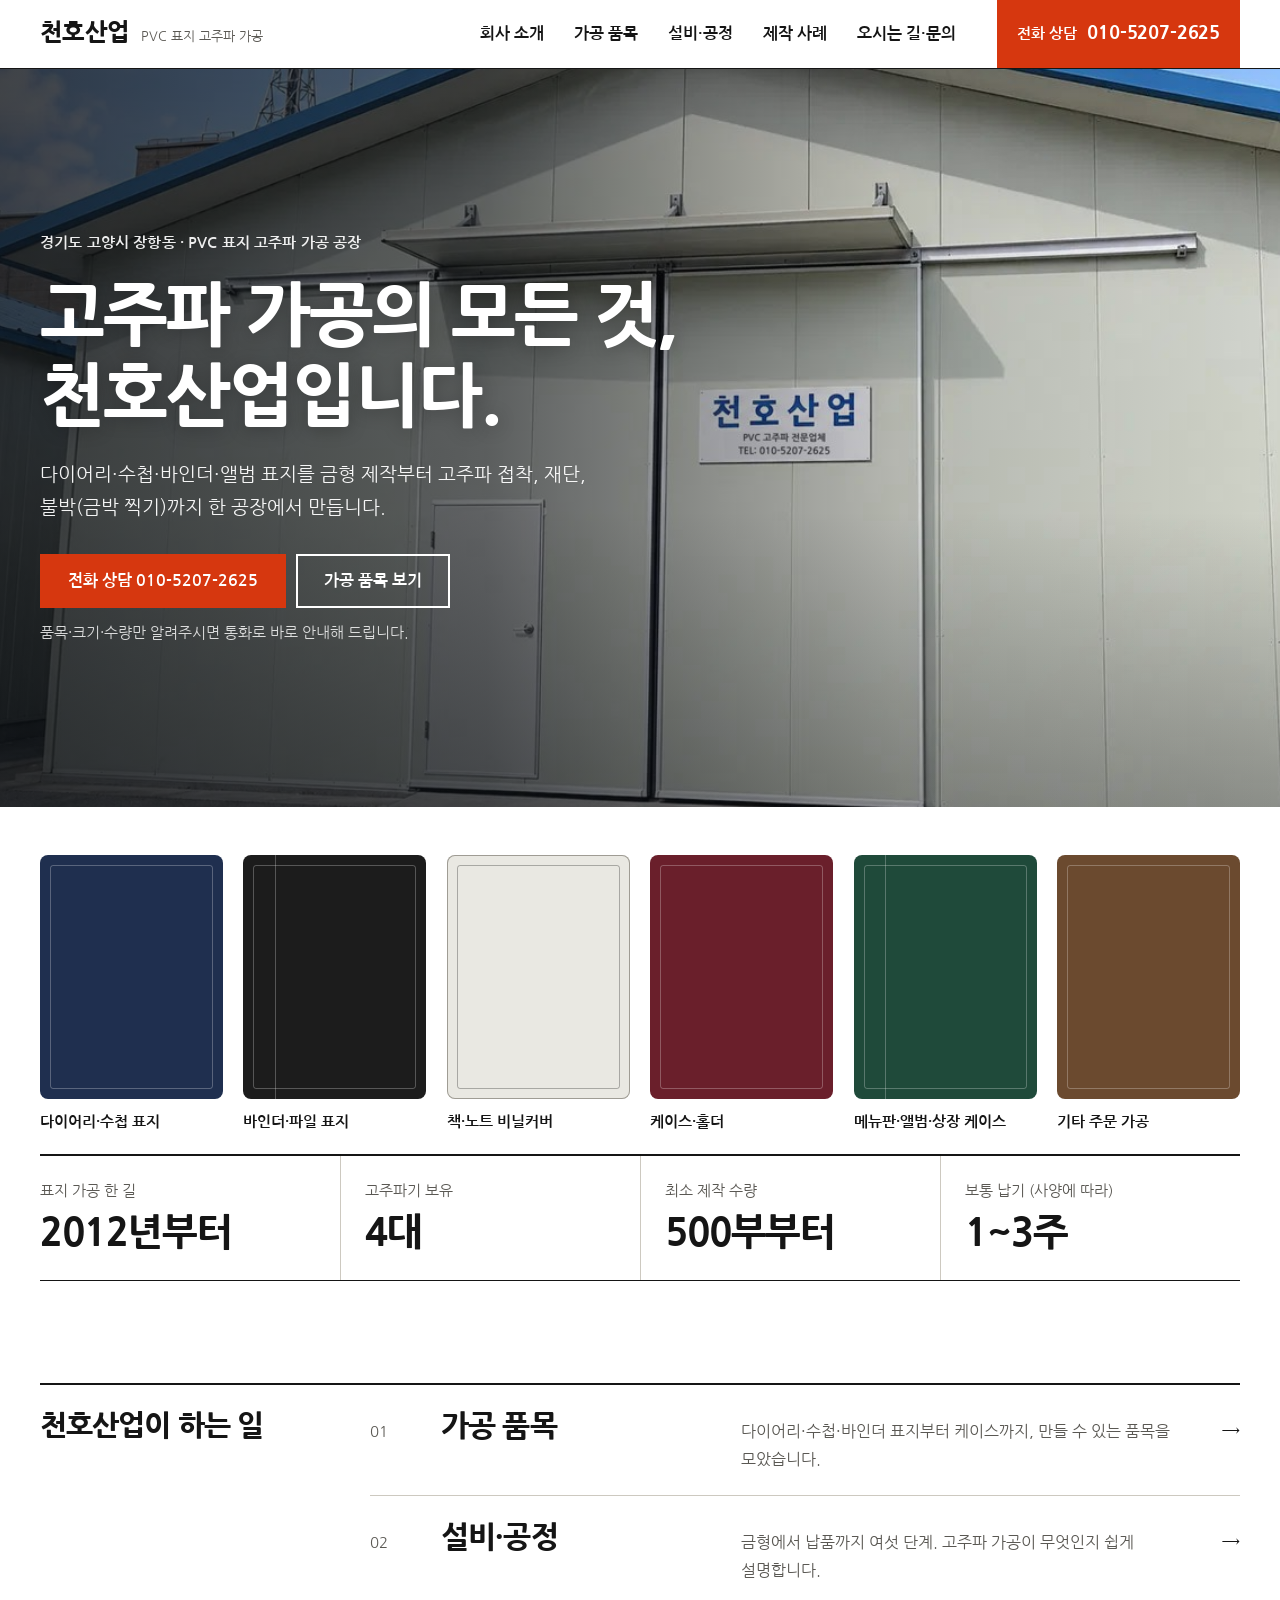
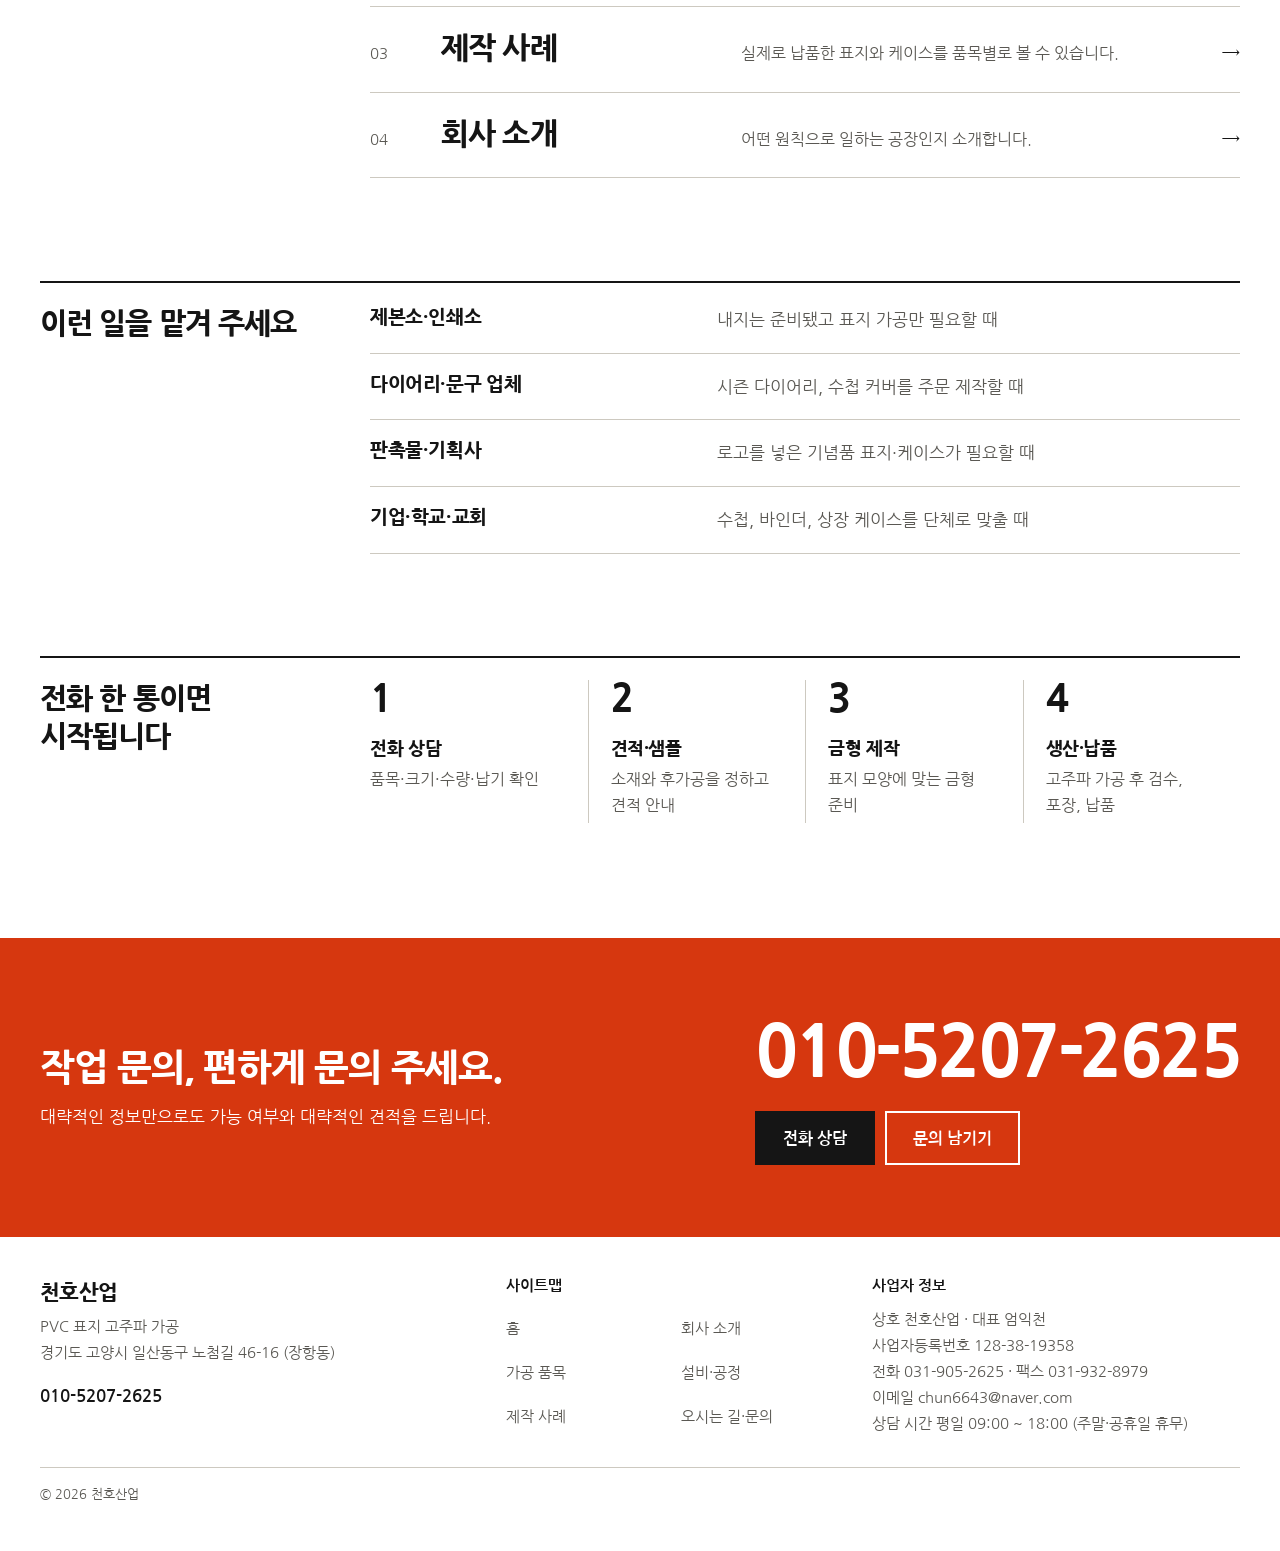
<file: index.html>
<!DOCTYPE html>

<html lang="ko">
<head>
<meta charset="utf-8"/>
<meta content="width=device-width, initial-scale=1" name="viewport"/>
<title>천호산업 · PVC 표지 고주파 가공 (경기 고양 장항동)</title>
<meta content="다이어리·수첩·바인더·앨범 표지를 금형 제작부터 고주파 접착, 재단, 불박까지 한 공장에서 만드는 천호산업입니다. 전화 상담 010-5207-2625." name="description"/>
<meta content="천호산업 · PVC 표지 고주파 가공 (경기 고양 장항동)" property="og:title"/>
<meta content="다이어리·수첩·바인더·앨범 표지를 금형 제작부터 고주파 접착, 재단, 불박까지 한 공장에서 만드는 천호산업입니다. 전화 상담 010-5207-2625." property="og:description"/>
<meta content="website" property="og:type"/>
<link href="data:image/svg+xml,%3Csvg%20xmlns%3D%22http%3A//www.w3.org/2000/svg%22%20viewBox%3D%220%200%2040%2040%22%3E%3Crect%20x%3D%225%22%20y%3D%222%22%20width%3D%2230%22%20height%3D%2236%22%20rx%3D%224%22%20fill%3D%22%231f2f4f%22/%3E%3Crect%20x%3D%229%22%20y%3D%226%22%20width%3D%2222%22%20height%3D%2228%22%20rx%3D%221.5%22%20fill%3D%22none%22%20stroke%3D%22%23ffffff%22%20stroke-opacity%3D%22.55%22%20stroke-width%3D%221.5%22/%3E%3C/svg%3E" rel="icon"/>
<link href="style.css?v=20261125a" rel="stylesheet"/>
<link href="https://www.cheonho-ind.kr/" rel="canonical"/>
<meta content="index,follow,max-image-preview:large" name="robots"/>
<meta content="https://www.cheonho-ind.kr/" property="og:url"/>
<meta content="천호산업" property="og:site_name"/>
<meta content="ko_KR" property="og:locale"/>
<meta content="https://www.cheonho-ind.kr/images/workshop.jpg" property="og:image"/>
<meta content="1456" property="og:image:width"/>
<meta content="819" property="og:image:height"/>
<meta content="summary_large_image" name="twitter:card"/>
<meta content="227262fdad200feabe9cfad27e8b36baee403b01" name="naver-site-verification"/>
<script type="application/ld+json">{"@context": "https://schema.org", "@graph": [{"@type": "LocalBusiness", "@id": "https://www.cheonho-ind.kr/#business", "name": "천호산업", "alternateName": "Cheonho Industry", "description": "경기도 고양시 일산동구 장항동의 PVC 표지 고주파 가공 공장. 다이어리·수첩·바인더·앨범 표지와 PVC 케이스를 금형 제작부터 고주파 접착, 재단, 불박까지 직접 만듭니다.", "url": "https://www.cheonho-ind.kr/", "image": "https://www.cheonho-ind.kr/images/workshop.jpg", "telephone": "+82-10-5207-2625", "faxNumber": "+82-31-932-8979", "email": "chun6643@naver.com", "foundingDate": "2012-12-20", "founder": {"@type": "Person", "name": "엄익천"}, "taxID": "128-38-19358", "address": {"@type": "PostalAddress", "streetAddress": "노첨길 46-16 (장항동)", "addressLocality": "고양시 일산동구", "addressRegion": "경기도", "addressCountry": "KR"}, "areaServed": {"@type": "Country", "name": "대한민국"}, "openingHoursSpecification": [{"@type": "OpeningHoursSpecification", "dayOfWeek": ["Monday", "Tuesday", "Wednesday", "Thursday", "Friday"], "opens": "09:00", "closes": "18:00"}], "hasMap": "https://map.naver.com/p/search/%EA%B2%BD%EA%B8%B0%EB%8F%84%20%EA%B3%A0%EC%96%91%EC%8B%9C%20%EC%9D%BC%EC%82%B0%EB%8F%99%EA%B5%AC%20%EB%85%B8%EC%B2%A8%EA%B8%B8%2046-16", "knowsAbout": ["고주파 가공", "고주파 접착", "PVC 표지", "다이어리 표지", "수첩 커버", "바인더 표지", "PVC 케이스", "불박", "금은박", "형압", "습식 PU 고주파 가공", "실크 인쇄", "임가공"], "makesOffer": [{"@type": "Offer", "itemOffered": {"@type": "Service", "name": "다이어리·수첩 표지 고주파 가공"}}, {"@type": "Offer", "itemOffered": {"@type": "Service", "name": "바인더·파일 표지 제작"}}, {"@type": "Offer", "itemOffered": {"@type": "Service", "name": "책·노트 비닐커버 제작"}}, {"@type": "Offer", "itemOffered": {"@type": "Service", "name": "PVC 케이스·홀더 제작 (여권·통장·카드·명찰)"}}, {"@type": "Offer", "itemOffered": {"@type": "Service", "name": "메뉴판·앨범·상장 케이스 제작"}}, {"@type": "Offer", "itemOffered": {"@type": "Service", "name": "PVC 주문 가공·임가공"}}]}, {"@type": "WebSite", "@id": "https://www.cheonho-ind.kr/#website", "url": "https://www.cheonho-ind.kr/", "name": "천호산업", "inLanguage": "ko-KR", "publisher": {"@id": "https://www.cheonho-ind.kr/#business"}}]}</script>
<script data-cms="1">document.documentElement.classList.add('cwait')</script><script defer src="cms.js?v=20261123c"></script></head>
<body>
<header class="site-header">
<div class="wrap hd">
<a aria-label="천호산업 홈으로" class="brand" href="index.html"><span class="brand-name">천호산업</span><span class="brand-sub">PVC 표지 고주파 가공</span></a>
<nav aria-label="주 메뉴" class="gnb" id="gnb"><ul><li><a href="about.html">회사 소개</a></li><li><a href="products.html">가공 품목</a></li><li><a href="process.html">설비·공정</a></li><li><a href="works.html">제작 사례</a></li><li><a href="contact.html">오시는 길·문의</a></li></ul></nav>
<a class="hd-call" href="tel:01052072625"><span>전화 상담</span><b>010-5207-2625</b></a>
<button aria-controls="gnb" aria-expanded="false" aria-label="메뉴 열기" class="nav-toggle" type="button"><span></span><span></span><span></span></button>
</div>
</header>
<main>
<section class="banner">
<img alt="경기도 고양시 장항동 천호산업 작업장 외관" class="banner-img" data-img="banner" data-tl="첫 화면 배너 사진 (건물 사진)" height="819" src="images/workshop.jpg" width="1456"/>
<div aria-hidden="true" class="banner-shade"></div>
<div class="wrap banner-in">
<p class="banner-kicker" data-t="tda250501" data-tg="첫 화면 배너" data-tl="문장">경기도 고양시 장항동 · PVC 표지 고주파 가공 공장</p>
<h1 data-t="ta7de24a3" data-tg="첫 화면 배너" data-tl="큰 제목">고주파 가공의 모든 것,<br/>천호산업입니다.</h1>
<p class="lead" data-t="t6d614721" data-tg="첫 화면 배너" data-tl="문장">다이어리·수첩·바인더·앨범 표지를 금형 제작부터 고주파 접착, 재단, 불박(금박 찍기)까지 한 공장에서 만듭니다.</p>
<div class="hero-actions">
<a class="btn btn-accent" href="tel:01052072625">전화 상담 010-5207-2625</a>
<a class="btn btn-light" href="products.html">가공 품목 보기</a>
</div>
<p class="hero-note" data-t="tad88b184" data-tg="첫 화면 배너" data-tl="문장">품목·크기·수량만 알려주시면 통화로 바로 안내해 드립니다.</p>
</div>
</section>
<section class="hero">
<div class="wrap">
<!-- 교체 가능: 실제 제품 사진을 받으면 아래 색 견본 여섯 장을 제품 사진으로 바꿉니다 -->
<ul aria-label="가공 품목 여섯 가지" class="covers">
<li><a href="products.html"><span class="cv c-navy" data-img="item1" data-tl="가공 품목 사진 1"></span><span class="cv-name" data-t="t90ce8696" data-tg="첫 화면 아래 (품목 견본·숫자)" data-tl="문장">다이어리·수첩 표지</span></a></li>
<li><a href="products.html"><span class="cv c-black spine" data-img="item2" data-tl="가공 품목 사진 2"></span><span class="cv-name" data-t="t00a617a4" data-tg="첫 화면 아래 (품목 견본·숫자)" data-tl="문장">바인더·파일 표지</span></a></li>
<li><a href="products.html"><span class="cv c-clear" data-img="item3" data-tl="가공 품목 사진 3"></span><span class="cv-name" data-t="td0241792" data-tg="첫 화면 아래 (품목 견본·숫자)" data-tl="문장">책·노트 비닐커버</span></a></li>
<li><a href="products.html"><span class="cv c-wine" data-img="item4" data-tl="가공 품목 사진 4"></span><span class="cv-name" data-t="ta6983232" data-tg="첫 화면 아래 (품목 견본·숫자)" data-tl="문장">케이스·홀더</span></a></li>
<li><a href="products.html"><span class="cv c-green spine" data-img="item5" data-tl="가공 품목 사진 5"></span><span class="cv-name" data-t="t511feed9" data-tg="첫 화면 아래 (품목 견본·숫자)" data-tl="문장">메뉴판·앨범·상장 케이스</span></a></li>
<li><a href="products.html"><span class="cv c-brown" data-img="item6" data-tl="가공 품목 사진 6"></span><span class="cv-name" data-t="t1e3d09d3" data-tg="첫 화면 아래 (품목 견본·숫자)" data-tl="문장">기타 주문 가공</span></a></li>
</ul>
<!-- 교체: 고주파기 대수, 최소 제작 수량, 보통 납기 (고객 확인 후 숫자 입력) -->
<dl class="facts">
<div><dt data-t="tfb772b14" data-tg="첫 화면 아래 (품목 견본·숫자)" data-tl="항목 이름">표지 가공 한 길</dt><dd data-t="te36f5b1a" data-tg="첫 화면 아래 (품목 견본·숫자)" data-tl="내용">2012년부터</dd></div>
<div><dt data-t="t6cfd20e2" data-tg="첫 화면 아래 (품목 견본·숫자)" data-tl="항목 이름">고주파기 보유</dt><dd data-t="t3946b531" data-tg="첫 화면 아래 (품목 견본·숫자)" data-tl="내용">4대</dd></div>
<div><dt data-t="tda061179" data-tg="첫 화면 아래 (품목 견본·숫자)" data-tl="항목 이름">최소 제작 수량</dt><dd data-t="tf44c0ecf" data-tg="첫 화면 아래 (품목 견본·숫자)" data-tl="내용">500부부터</dd></div>
<div><dt data-t="tc7403382" data-tg="첫 화면 아래 (품목 견본·숫자)" data-tl="항목 이름">보통 납기 (사양에 따라)</dt><dd data-t="tabc81243" data-tg="첫 화면 아래 (품목 견본·숫자)" data-tl="내용">1~3주</dd></div>
</dl>
</div>
</section>
<section class="sec">
<div class="wrap sec-grid">
<div class="sec-side"><h2 data-t="t8acb4b00" data-tg="천호산업이 하는 일" data-tl="큰 제목">천호산업이 하는 일</h2></div>
<div class="sec-main">
<ol class="index">
<li><a href="products.html"><span class="no">01</span><span class="t" data-t="tc6a573f5" data-tg="천호산업이 하는 일" data-tl="문장">가공 품목</span><span class="d" data-t="tdb9a47c8" data-tg="천호산업이 하는 일" data-tl="문장">다이어리·수첩·바인더 표지부터 케이스까지, 만들 수 있는 품목을 모았습니다.</span><span aria-hidden="true" class="go">→</span></a></li>
<li><a href="process.html"><span class="no">02</span><span class="t" data-t="t1ae5d16f" data-tg="천호산업이 하는 일" data-tl="문장">설비·공정</span><span class="d" data-t="t2de49538" data-tg="천호산업이 하는 일" data-tl="문장">금형에서 납품까지 여섯 단계. 고주파 가공이 무엇인지 쉽게 설명합니다.</span><span aria-hidden="true" class="go">→</span></a></li>
<li><a href="works.html"><span class="no">03</span><span class="t" data-t="t78f42dc7" data-tg="천호산업이 하는 일" data-tl="문장">제작 사례</span><span class="d" data-t="t4db1bc62" data-tg="천호산업이 하는 일" data-tl="문장">실제로 납품한 표지와 케이스를 품목별로 볼 수 있습니다.</span><span aria-hidden="true" class="go">→</span></a></li>
<li><a href="about.html"><span class="no">04</span><span class="t" data-t="tf102638c" data-tg="천호산업이 하는 일" data-tl="문장">회사 소개</span><span class="d" data-t="t0c63b275" data-tg="천호산업이 하는 일" data-tl="문장">어떤 원칙으로 일하는 공장인지 소개합니다.</span><span aria-hidden="true" class="go">→</span></a></li>
</ol>
</div>
</div>
</section>
<section class="sec">
<div class="wrap sec-grid">
<div class="sec-side"><h2 data-t="t7ecfe1b1" data-tg="이런 일을 맡겨 주세요" data-tl="큰 제목">이런 일을 맡겨 주세요</h2></div>
<div class="sec-main">
<ul class="pairs">
<li data-t="t74dc9a50" data-tg="이런 일을 맡겨 주세요" data-tl="항목"><b>제본소·인쇄소</b><span>내지는 준비됐고 표지 가공만 필요할 때</span></li>
<li data-t="t2b5bc0d5" data-tg="이런 일을 맡겨 주세요" data-tl="항목"><b>다이어리·문구 업체</b><span>시즌 다이어리, 수첩 커버를 주문 제작할 때</span></li>
<li data-t="t2d75f8f0" data-tg="이런 일을 맡겨 주세요" data-tl="항목"><b>판촉물·기획사</b><span>로고를 넣은 기념품 표지·케이스가 필요할 때</span></li>
<li data-t="tebfc37f0" data-tg="이런 일을 맡겨 주세요" data-tl="항목"><b>기업·학교·교회</b><span>수첩, 바인더, 상장 케이스를 단체로 맞출 때</span></li>
</ul>
</div>
</div>
</section>
<section class="sec">
<div class="wrap sec-grid">
<div class="sec-side"><h2 data-t="te683ff9d" data-tg="전화 한 통이면 시작됩니다" data-tl="큰 제목">전화 한 통이면 시작됩니다</h2></div>
<div class="sec-main">
<ol class="cols">
<li><span class="no">1</span><h3 data-t="te93d383a" data-tg="전화 한 통이면 시작됩니다" data-tl="제목">전화 상담</h3><p data-t="t91f70560" data-tg="전화 한 통이면 시작됩니다" data-tl="문장">품목·크기·수량·납기 확인</p></li>
<li><span class="no">2</span><h3 data-t="t75ee87af" data-tg="전화 한 통이면 시작됩니다" data-tl="제목">견적·샘플</h3><p data-t="t5d256f0d" data-tg="전화 한 통이면 시작됩니다" data-tl="문장">소재와 후가공을 정하고 견적 안내</p></li>
<li><span class="no">3</span><h3 data-t="t71f672de" data-tg="전화 한 통이면 시작됩니다" data-tl="제목">금형 제작</h3><p data-t="t6b63c414" data-tg="전화 한 통이면 시작됩니다" data-tl="문장">표지 모양에 맞는 금형 준비</p></li>
<li><span class="no">4</span><h3 data-t="t51c72bef" data-tg="전화 한 통이면 시작됩니다" data-tl="제목">생산·납품</h3><p data-t="tf8bd6967" data-tg="전화 한 통이면 시작됩니다" data-tl="문장">고주파 가공 후 검수, 포장, 납품</p></li>
</ol>
</div>
</div>
</section>
</main>
<section aria-labelledby="cta-h" class="cta">
<div class="wrap cta-in">
<div>
<h2 data-t="tcfd13a6b" data-tg="전화 상담 띠" data-tl="큰 제목" id="cta-h">작업 문의, 편하게 문의 주세요.</h2>
<p data-t="tb9da2cf0" data-tg="전화 상담 띠" data-tl="문장">대략적인 정보만으로도 가능 여부와 대략적인 견적을 드립니다.</p>
</div>
<div>
<a class="cta-tel" href="tel:01052072625">010-5207-2625</a>
<div class="cta-sub">
<a class="btn btn-ink" href="tel:01052072625">전화 상담</a>
<a class="btn" href="contact.html#inquiry">문의 남기기</a>
</div>
</div>
</div>
</section>
<footer class="site-footer">
<div class="wrap">
<div class="ft">
<div>
<p class="ft-name" data-t="ta609d184" data-tg="맨 아래 정보" data-tl="문장">천호산업</p>
<p data-t="t3dc732fd" data-tg="맨 아래 정보" data-tl="문장">PVC 표지 고주파 가공<br/>경기도 고양시 일산동구 노첨길 46-16 (장항동)</p>
<p><a class="ft-tel" href="tel:01052072625">010-5207-2625</a></p>
</div>
<div>
<h2>사이트맵</h2>
<nav aria-label="사이트맵" class="ft-map"><a href="index.html">홈</a><a href="about.html">회사 소개</a><a href="products.html">가공 품목</a><a href="process.html">설비·공정</a><a href="works.html">제작 사례</a><a href="contact.html">오시는 길·문의</a></nav>
</div>
<div>
<h2>사업자 정보</h2>
<!-- 교체: 상담 시간 -->
<p data-t="t486defb9" data-tg="맨 아래 정보" data-tl="문장">상호 천호산업 · 대표 엄익천<br/>사업자등록번호 128-38-19358<br/>전화 031-905-2625 · 팩스 031-932-8979<br/>이메일 chun6643@naver.com<br/>상담 시간 평일 09:00 ~ 18:00 (주말·공휴일 휴무)</p>
</div>
</div>
<p class="ft-copy" data-t="ta046c71e" data-tg="맨 아래 정보" data-tl="문장">© 2026 천호산업</p>
</div>
</footer>
<a class="callbar" href="tel:01052072625">전화 상담 <b>010-5207-2625</b></a>
<script src="script.js?v=20261125a"></script>
</body>
</html>
</file>
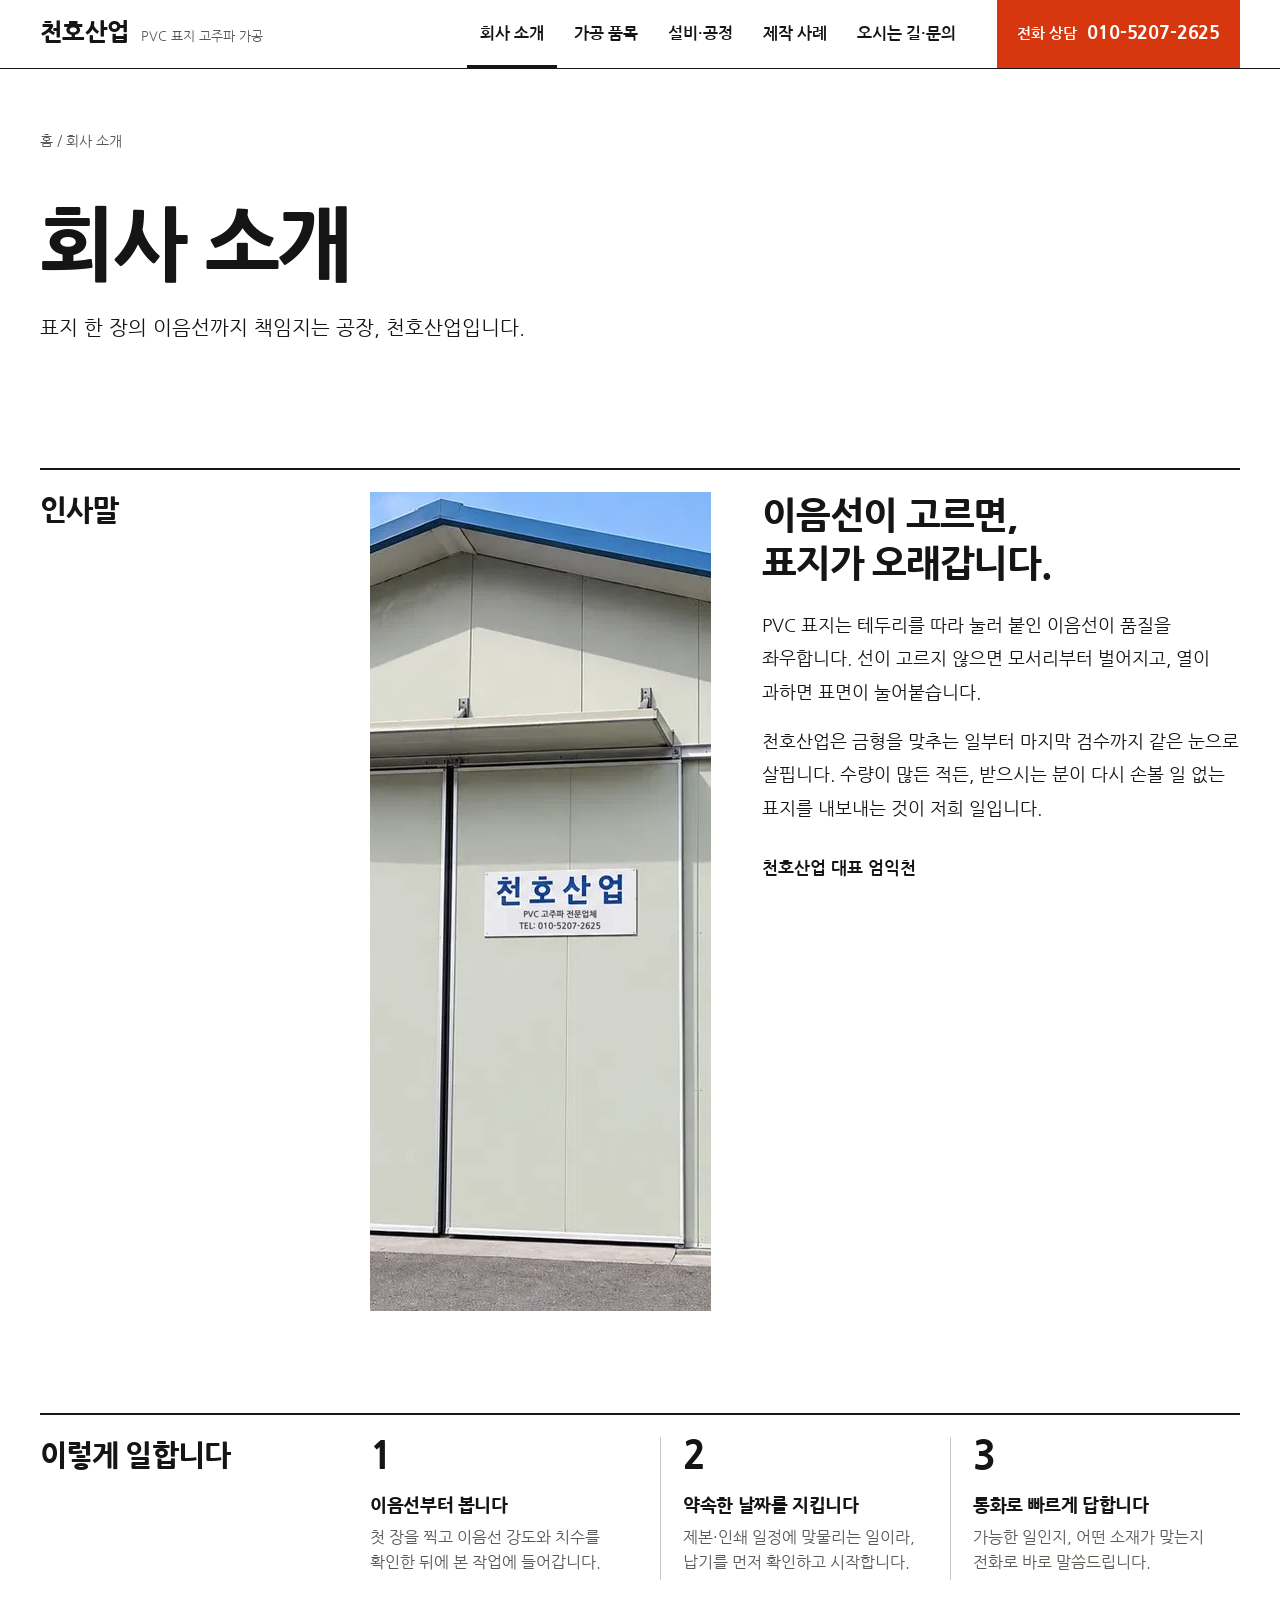
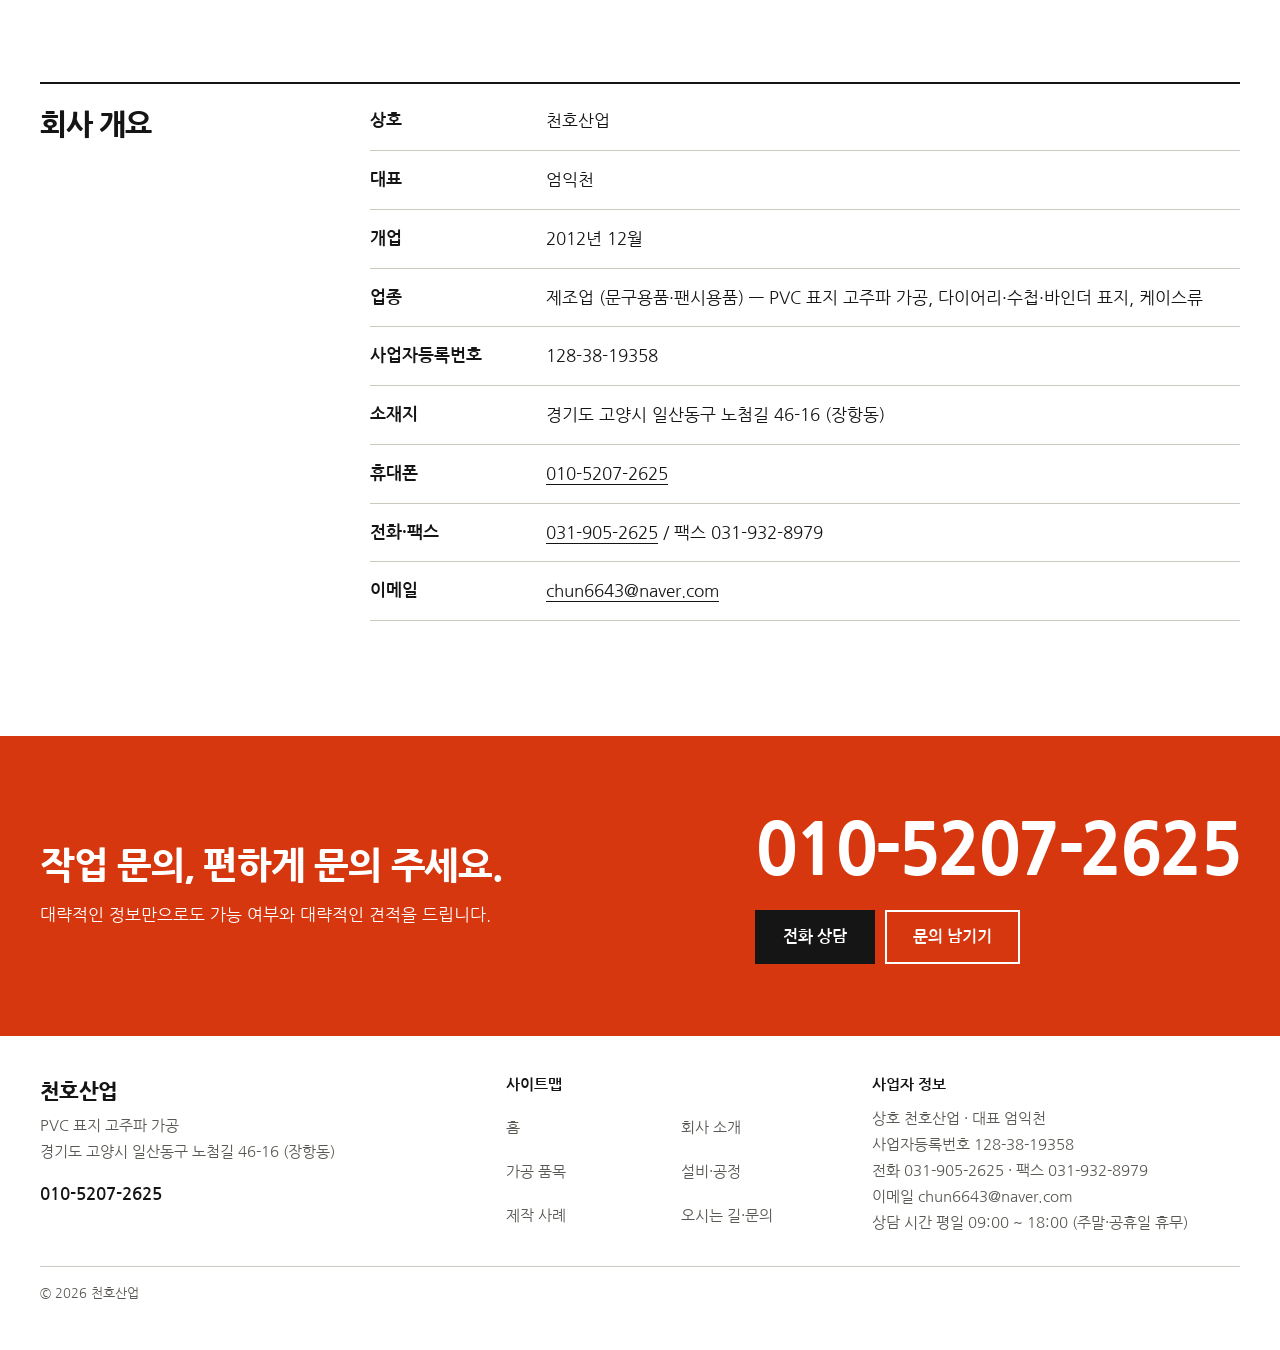
<file: about.html>
<!DOCTYPE html>

<html lang="ko">
<head>
<meta charset="utf-8"/>
<meta content="width=device-width, initial-scale=1" name="viewport"/>
<title>회사 소개 · 천호산업</title>
<meta content="표지 한 장의 이음선까지 책임지는 PVC 표지 고주파 가공 공장, 천호산업을 소개합니다." name="description"/>
<meta content="회사 소개 · 천호산업" property="og:title"/>
<meta content="표지 한 장의 이음선까지 책임지는 PVC 표지 고주파 가공 공장, 천호산업을 소개합니다." property="og:description"/>
<meta content="website" property="og:type"/>
<link href="data:image/svg+xml,%3Csvg%20xmlns%3D%22http%3A//www.w3.org/2000/svg%22%20viewBox%3D%220%200%2040%2040%22%3E%3Crect%20x%3D%225%22%20y%3D%222%22%20width%3D%2230%22%20height%3D%2236%22%20rx%3D%224%22%20fill%3D%22%231f2f4f%22/%3E%3Crect%20x%3D%229%22%20y%3D%226%22%20width%3D%2222%22%20height%3D%2228%22%20rx%3D%221.5%22%20fill%3D%22none%22%20stroke%3D%22%23ffffff%22%20stroke-opacity%3D%22.55%22%20stroke-width%3D%221.5%22/%3E%3C/svg%3E" rel="icon"/>
<link href="style.css?v=20261125a" rel="stylesheet"/>
<link href="https://www.cheonho-ind.kr/about.html" rel="canonical"/>
<meta content="index,follow,max-image-preview:large" name="robots"/>
<meta content="https://www.cheonho-ind.kr/about.html" property="og:url"/>
<meta content="천호산업" property="og:site_name"/>
<meta content="ko_KR" property="og:locale"/>
<meta content="https://www.cheonho-ind.kr/images/workshop.jpg" property="og:image"/>
<meta content="1456" property="og:image:width"/>
<meta content="819" property="og:image:height"/>
<meta content="summary_large_image" name="twitter:card"/>
<script type="application/ld+json">{"@context": "https://schema.org", "@graph": [{"@type": "BreadcrumbList", "itemListElement": [{"@type": "ListItem", "position": 1, "name": "홈", "item": "https://www.cheonho-ind.kr/"}, {"@type": "ListItem", "position": 2, "name": "회사 소개", "item": "https://www.cheonho-ind.kr/about.html"}]}]}</script>
<script data-cms="1">document.documentElement.classList.add('cwait')</script><script defer src="cms.js?v=20261123c"></script></head>
<body>
<header class="site-header">
<div class="wrap hd">
<a aria-label="천호산업 홈으로" class="brand" href="index.html"><span class="brand-name">천호산업</span><span class="brand-sub">PVC 표지 고주파 가공</span></a>
<nav aria-label="주 메뉴" class="gnb" id="gnb"><ul><li><a aria-current="page" href="about.html">회사 소개</a></li><li><a href="products.html">가공 품목</a></li><li><a href="process.html">설비·공정</a></li><li><a href="works.html">제작 사례</a></li><li><a href="contact.html">오시는 길·문의</a></li></ul></nav>
<a class="hd-call" href="tel:01052072625"><span>전화 상담</span><b>010-5207-2625</b></a>
<button aria-controls="gnb" aria-expanded="false" aria-label="메뉴 열기" class="nav-toggle" type="button"><span></span><span></span><span></span></button>
</div>
</header>
<main>
<section class="page-head">
<div class="wrap">
<p class="crumb"><a href="index.html">홈</a> / 회사 소개</p>
<h1 data-t="tf102638c" data-tg="페이지 첫머리" data-tl="큰 제목">회사 소개</h1>
<p class="lead" data-t="t47dfc909" data-tg="페이지 첫머리" data-tl="문장">표지 한 장의 이음선까지 책임지는 공장, 천호산업입니다.</p>
</div>
</section>
<section class="sec">
<div class="wrap sec-grid">
<div class="sec-side"><h2 data-t="t4378e1ed" data-tg="인사말" data-tl="큰 제목">인사말</h2></div>
<div class="sec-main">
<div class="split">
<img alt="천호산업 작업장 외관" class="about-photo" data-img="aboutPhoto" data-tl="회사 소개 사진 (공장·작업 모습)" height="819" loading="lazy" src="images/workshop.jpg" width="1456"/>
<div class="greet">
<h3 data-t="t9c8cbda3" data-tg="인사말" data-tl="제목">이음선이 고르면,<br/>표지가 오래갑니다.</h3>
<div class="body">
<p data-t="te9594d8d" data-tg="인사말" data-tl="문장">PVC 표지는 테두리를 따라 눌러 붙인 이음선이 품질을 좌우합니다. 선이 고르지 않으면 모서리부터 벌어지고, 열이 과하면 표면이 눌어붙습니다.</p>
<p data-t="tc5dbcb23" data-tg="인사말" data-tl="문장">천호산업은 금형을 맞추는 일부터 마지막 검수까지 같은 눈으로 살핍니다. 수량이 많든 적든, 받으시는 분이 다시 손볼 일 없는 표지를 내보내는 것이 저희 일입니다.</p>
</div>
<p class="sign" data-t="t1565465a" data-tg="인사말" data-tl="문장">천호산업 대표 엄익천</p>
</div>
</div>
</div>
</div>
</section>
<section class="sec">
<div class="wrap sec-grid">
<div class="sec-side"><h2 data-t="t9451f246" data-tg="이렇게 일합니다" data-tl="큰 제목">이렇게 일합니다</h2></div>
<div class="sec-main">
<ol class="cols three">
<li><span class="no">1</span><h3 data-t="tf155232c" data-tg="이렇게 일합니다" data-tl="제목">이음선부터 봅니다</h3><p data-t="t2894a97f" data-tg="이렇게 일합니다" data-tl="문장">첫 장을 찍고 이음선 강도와 치수를 확인한 뒤에 본 작업에 들어갑니다.</p></li>
<li><span class="no">2</span><h3 data-t="t9e4f5a95" data-tg="이렇게 일합니다" data-tl="제목">약속한 날짜를 지킵니다</h3><p data-t="t1f61cba4" data-tg="이렇게 일합니다" data-tl="문장">제본·인쇄 일정에 맞물리는 일이라, 납기를 먼저 확인하고 시작합니다.</p></li>
<li><span class="no">3</span><h3 data-t="t0b00310f" data-tg="이렇게 일합니다" data-tl="제목">통화로 빠르게 답합니다</h3><p data-t="t2418cdff" data-tg="이렇게 일합니다" data-tl="문장">가능한 일인지, 어떤 소재가 맞는지 전화로 바로 말씀드립니다.</p></li>
</ol>
</div>
</div>
</section>
<section class="sec">
<div class="wrap sec-grid">
<div class="sec-side"><h2 data-t="t346c6e7f" data-tg="회사 개요" data-tl="큰 제목">회사 개요</h2></div>
<div class="sec-main">
<!-- 연혁 자료를 받으면 이 표 아래에 추가 -->
<dl class="spec">
<dt data-t="t5f0e2c9b" data-tg="회사 개요" data-tl="항목 이름">상호</dt><dd data-t="ta609d184" data-tg="회사 개요" data-tl="내용">천호산업</dd>
<dt data-t="t2c53cc8e" data-tg="회사 개요" data-tl="항목 이름">대표</dt><dd data-t="t8289f195" data-tg="회사 개요" data-tl="내용">엄익천</dd>
<dt data-t="t54695e6e" data-tg="회사 개요" data-tl="항목 이름">개업</dt><dd data-t="ta3c7eeac" data-tg="회사 개요" data-tl="내용">2012년 12월</dd>
<dt data-t="t0fb1a92d" data-tg="회사 개요" data-tl="항목 이름">업종</dt><dd data-t="tf78e463c" data-tg="회사 개요" data-tl="내용">제조업 (문구용품·팬시용품) — PVC 표지 고주파 가공, 다이어리·수첩·바인더 표지, 케이스류</dd>
<dt data-t="tdd86c376" data-tg="회사 개요" data-tl="항목 이름">사업자등록번호</dt><dd data-t="t9e6b1084" data-tg="회사 개요" data-tl="내용">128-38-19358</dd>
<dt data-t="t0a6e0114" data-tg="회사 개요" data-tl="항목 이름">소재지</dt><dd data-t="tbf82ff80" data-tg="회사 개요" data-tl="내용">경기도 고양시 일산동구 노첨길 46-16 (장항동)</dd>
<dt data-t="t5cd06196" data-tg="회사 개요" data-tl="항목 이름">휴대폰</dt><dd><a href="tel:01052072625">010-5207-2625</a></dd>
<dt data-t="t0918aeb5" data-tg="회사 개요" data-tl="항목 이름">전화·팩스</dt><dd><a href="tel:0319052625">031-905-2625</a> / 팩스 031-932-8979</dd>
<dt data-t="t3c37764a" data-tg="회사 개요" data-tl="항목 이름">이메일</dt><dd><a href="mailto:chun6643@naver.com">chun6643@naver.com</a></dd>
</dl>
</div>
</div>
</section>
</main>
<section aria-labelledby="cta-h" class="cta">
<div class="wrap cta-in">
<div>
<h2 data-t="tcfd13a6b" data-tg="전화 상담 띠" data-tl="큰 제목" id="cta-h">작업 문의, 편하게 문의 주세요.</h2>
<p data-t="tb9da2cf0" data-tg="전화 상담 띠" data-tl="문장">대략적인 정보만으로도 가능 여부와 대략적인 견적을 드립니다.</p>
</div>
<div>
<a class="cta-tel" href="tel:01052072625">010-5207-2625</a>
<div class="cta-sub">
<a class="btn btn-ink" href="tel:01052072625">전화 상담</a>
<a class="btn" href="contact.html#inquiry">문의 남기기</a>
</div>
</div>
</div>
</section>
<footer class="site-footer">
<div class="wrap">
<div class="ft">
<div>
<p class="ft-name" data-t="ta609d184" data-tg="맨 아래 정보" data-tl="문장">천호산업</p>
<p data-t="t3dc732fd" data-tg="맨 아래 정보" data-tl="문장">PVC 표지 고주파 가공<br/>경기도 고양시 일산동구 노첨길 46-16 (장항동)</p>
<p><a class="ft-tel" href="tel:01052072625">010-5207-2625</a></p>
</div>
<div>
<h2>사이트맵</h2>
<nav aria-label="사이트맵" class="ft-map"><a href="index.html">홈</a><a href="about.html">회사 소개</a><a href="products.html">가공 품목</a><a href="process.html">설비·공정</a><a href="works.html">제작 사례</a><a href="contact.html">오시는 길·문의</a></nav>
</div>
<div>
<h2>사업자 정보</h2>
<!-- 교체: 상담 시간 -->
<p data-t="t486defb9" data-tg="맨 아래 정보" data-tl="문장">상호 천호산업 · 대표 엄익천<br/>사업자등록번호 128-38-19358<br/>전화 031-905-2625 · 팩스 031-932-8979<br/>이메일 chun6643@naver.com<br/>상담 시간 평일 09:00 ~ 18:00 (주말·공휴일 휴무)</p>
</div>
</div>
<p class="ft-copy" data-t="ta046c71e" data-tg="맨 아래 정보" data-tl="문장">© 2026 천호산업</p>
</div>
</footer>
<a class="callbar" href="tel:01052072625">전화 상담 <b>010-5207-2625</b></a>
<script src="script.js?v=20261125a"></script>
</body>
</html>
</file>
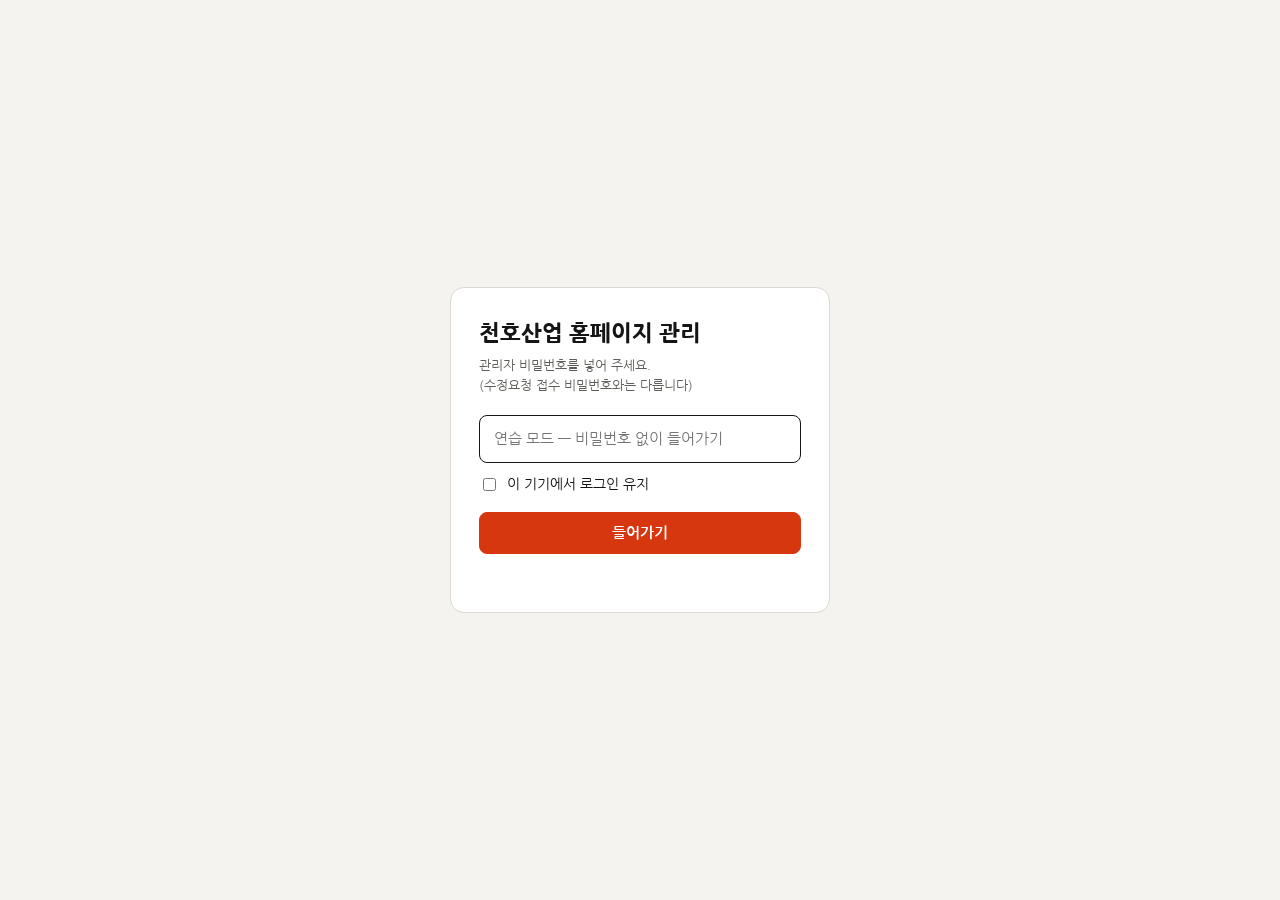
<file: admin.html>
<!DOCTYPE html>
<html lang="ko">
<head>
<meta charset="utf-8">
<meta name="viewport" content="width=device-width, initial-scale=1">
<meta name="robots" content="noindex,nofollow">
<title>천호산업 홈페이지 관리</title>
<link rel="icon" href="data:image/svg+xml,%3Csvg%20xmlns%3D%22http%3A//www.w3.org/2000/svg%22%20viewBox%3D%220%200%2040%2040%22%3E%3Crect%20x%3D%225%22%20y%3D%222%22%20width%3D%2230%22%20height%3D%2236%22%20rx%3D%224%22%20fill%3D%22%23d6370f%22/%3E%3C/svg%3E">
<style>
@font-face{font-family:"Nanum Gothic";src:url("fonts/NanumGothic-Regular.woff2") format("woff2");font-weight:400}
@font-face{font-family:"Nanum Gothic";src:url("fonts/NanumGothic-Bold.woff2") format("woff2");font-weight:700}
@font-face{font-family:"Nanum Gothic";src:url("fonts/NanumGothic-ExtraBold.woff2") format("woff2");font-weight:800}
:root{--ink:#151515;--mute:#5f5d58;--line:#dcd8cf;--bg:#f4f3ef;--accent:#d6370f;--ok:#1d7a46;--warn:#ff8a00}
*{box-sizing:border-box}
html,body{margin:0;height:100%}
body{font:400 15px/1.6 "Nanum Gothic","Apple SD Gothic Neo","Malgun Gothic",sans-serif;color:var(--ink);background:var(--bg);word-break:keep-all;overflow-wrap:break-word}
button,input,select,textarea{font:inherit;color:inherit}
button{cursor:pointer}
.btn{display:inline-flex;align-items:center;justify-content:center;gap:6px;min-height:42px;padding:0 16px;border:1px solid var(--ink);background:#fff;font-weight:700;border-radius:8px}
.btn:hover{background:#f0eee9}
.btn.pri{background:var(--accent);border-color:var(--accent);color:#fff}
.btn.pri:hover{background:#b32c0a}
.btn.sm{min-height:34px;padding:0 10px;font-size:13px}
.btn:disabled{opacity:.45;cursor:default}
.hint{color:var(--mute);font-size:13px;margin:4px 0 0}
.row{display:flex;flex-wrap:wrap;gap:8px;align-items:center;margin-top:6px}
/* 로그인 */
#login{display:grid;place-items:center;min-height:100%;padding:20px}
#login form{width:min(100%,380px);background:#fff;border:1px solid var(--line);border-radius:14px;padding:28px}
#login h1{font-size:22px;font-weight:800;margin:0 0 4px}
#login input[type=password]{width:100%;min-height:48px;margin:18px 0 10px;padding:0 14px;border:1px solid var(--ink);border-radius:8px}
#login label{display:flex;gap:8px;align-items:center;font-size:14px;margin-bottom:16px}
#login .btn{width:100%}
#loginMsg{color:var(--accent);font-size:14px;min-height:20px;margin-top:10px}
/* 화면 3칸 */
#app{display:none;height:100%;grid-template-columns:210px minmax(0,1fr) minmax(0,1.05fr)}
#app.on{display:grid}
nav{background:#151515;color:#fff;overflow:auto;padding:16px 10px}
nav .brand{font-weight:800;font-size:18px;padding:4px 10px 14px}
nav .brand small{display:block;font-weight:400;font-size:12px;opacity:.7}
nav a{display:block;color:#fff;text-decoration:none;padding:10px 12px;border-radius:8px;font-weight:700}
nav a:hover{background:#2a2a2a}
nav a[aria-current]{background:var(--accent)}
nav .sep{border-top:1px solid #333;margin:10px 0}
nav .out{opacity:.75;font-weight:400}
#mid{display:flex;flex-direction:column;min-height:0;border-right:1px solid var(--line)}
#body{flex:1;overflow:auto;padding:22px 22px 30px}
#body h2{font-size:21px;font-weight:800;margin:0 0 4px}
.card{background:#fff;border:1px solid var(--line);border-radius:12px;padding:16px 16px 6px;margin:16px 0}
.card h3{font-size:16px;font-weight:800;margin:0 0 10px}
.fld{border-top:1px dashed var(--line);padding:12px 0}
.card h3 + .fld{border-top:0;padding-top:2px}
.fld .lb{display:flex;align-items:center;gap:8px;font-size:13px;font-weight:700;color:var(--mute);margin-bottom:6px}
.fld .tag{font-size:11px;font-weight:700;padding:1px 7px;border-radius:99px;background:#fff1e3;color:#a85400}
.fld .also{font-size:11px;color:var(--mute);font-weight:400}
.fld textarea{width:100%;min-height:44px;padding:9px 11px;border:1px solid #bdb8ad;border-radius:8px;resize:vertical;line-height:1.55;background:#fff}
.fld textarea:focus,.fld input:focus,.fld select:focus{outline:3px solid #ffcf9e;border-color:var(--warn)}
.fld.changed textarea{border-color:var(--warn);background:#fffaf3}
.fld .row{display:flex;flex-wrap:wrap;gap:8px;align-items:center;margin-top:6px}
.imgf{display:grid;grid-template-columns:140px 1fr;gap:14px;align-items:center}
.thumb{width:140px;aspect-ratio:4/3;border-radius:8px;border:1px solid var(--line);background:#e2e0d9 center/cover no-repeat;display:grid;place-items:center;color:var(--mute);font-size:12px;text-align:center}
.wk{display:grid;grid-template-columns:110px 1fr;gap:12px;padding:12px 0;border-top:1px dashed var(--line)}
.wk:first-child{border-top:0}
.wk .thumb{width:110px}
.wk input,.wk select{width:100%;min-height:38px;padding:0 10px;border:1px solid #bdb8ad;border-radius:8px;background:#fff}
.wk .g2{display:grid;grid-template-columns:1fr 150px;gap:8px;margin-bottom:8px}
.stats{display:grid;grid-template-columns:repeat(3,1fr);gap:10px;margin-top:14px}
.stat{background:#fff;border:1px solid var(--line);border-radius:12px;padding:14px}
.stat b{display:block;font-size:26px;font-weight:800}
.stat span{color:var(--mute);font-size:13px}
.hist{display:flex;justify-content:space-between;align-items:center;gap:10px;padding:10px 0;border-top:1px dashed var(--line)}
.hist:first-of-type{border-top:0}
.hist small{display:block;color:var(--mute)}
.empty{color:var(--mute);padding:10px 0 14px}
/* 저장 막대 */
.savebar{display:flex;align-items:center;gap:10px;padding:12px 22px;border-top:1px solid var(--line);background:#fff}
.savebar .msg{flex:1;font-weight:700;color:var(--mute)}
.savebar.dirty .msg{color:#a85400}
/* 미리보기 */
#pv{display:flex;flex-direction:column;min-height:0;background:#e9e7e1}
#pv .bar{display:flex;align-items:center;gap:8px;padding:10px 14px;font-size:13px;color:var(--mute);border-bottom:1px solid var(--line);background:#fff}
#pv .bar b{color:var(--ink)}
#pv iframe{flex:1;width:100%;border:0;background:#fff}
#pvBtn,#pvClose{display:none}
#toast{position:fixed;left:50%;bottom:86px;transform:translateX(-50%);background:#151515;color:#fff;padding:12px 18px;border-radius:10px;font-weight:700;opacity:0;pointer-events:none;transition:opacity .2s;z-index:99;max-width:90vw;text-align:center}
#toast.on{opacity:1}
#errbox{display:none;position:fixed;inset:0;background:rgba(0,0,0,.45);z-index:98;place-items:center;padding:20px}
#errbox.on{display:grid}
#errbox div{background:#fff;border-radius:12px;padding:22px;max-width:420px}
#errbox p{margin:0 0 14px}
.practice{background:#fff1e3;color:#a85400;font-weight:700;font-size:13px;padding:8px 22px;border-bottom:1px solid #ffd9b0}
@media (max-width:1100px){
  #app{grid-template-columns:180px minmax(0,1fr)}
  #pv{display:none;position:fixed;inset:0;z-index:50}
  #pv.on{display:flex}
  #pvBtn,#pvClose{display:inline-flex}
}
@media (max-width:700px){
  #app{grid-template-columns:1fr;grid-template-rows:auto 1fr}
  nav{display:flex;gap:4px;overflow-x:auto;padding:8px;white-space:nowrap}
  nav .brand,nav .sep{display:none}
  nav a{padding:8px 10px;font-size:13px}
  #body{padding:16px}
  .imgf{grid-template-columns:1fr}
  .stats{grid-template-columns:1fr 1fr}
  .savebar{padding:10px 16px;flex-wrap:wrap}
}
</style>
</head>
<body>
<div id="login">
  <form id="loginForm" autocomplete="on">
    <h1>천호산업 홈페이지 관리</h1>
    <p class="hint">관리자 비밀번호를 넣어 주세요.<br>(수정요청 접수 비밀번호와는 다릅니다)</p>
    <input id="pw" type="password" autocomplete="current-password" aria-label="관리자 비밀번호" placeholder="비밀번호">
    <label><input id="keep" type="checkbox"> 이 기기에서 로그인 유지</label>
    <button class="btn pri" type="submit">들어가기</button>
    <div id="loginMsg" role="status"></div>
  </form>
</div>

<div id="app">
  <nav id="nav" aria-label="관리 메뉴"></nav>
  <div id="mid">
    <div id="practice" class="practice" hidden>연습 모드입니다. 저장한 내용은 이 브라우저에만 남고 홈페이지에는 반영되지 않습니다.</div>
    <div id="body"></div>
    <div class="savebar" id="savebar">
      <span class="msg" id="saveMsg">바꾼 내용 없음</span>
      <button class="btn" id="pvBtn" type="button">홈페이지 미리보기</button>
      <button class="btn" id="undo" type="button" disabled>되돌리기</button>
      <button class="btn pri" id="save" type="button" disabled>저장하기</button>
    </div>
  </div>
  <section id="pv" aria-label="홈페이지 미리보기">
    <div class="bar"><span>미리보기 · <b id="pvName">홈</b> (저장 전 내용이 보입니다)</span><span style="flex:1"></span><button class="btn sm" id="pvClose" type="button">닫기</button></div>
    <iframe id="frame" src="about:blank" title="홈페이지 미리보기"></iframe>
  </section>
</div>
<input id="file" type="file" accept="image/*" hidden>
<div id="toast" role="status"></div>
<div id="errbox" role="alertdialog"><div><p id="errText"></p><button class="btn pri" type="button" onclick="location.reload()">새로 고침</button></div></div>

<script>
(function(){
'use strict';
var API_URL=''; // Apps Script 웹 앱 주소 (…/exec). 비어 있으면 연습 모드
var PRACTICE=!API_URL, LS='cheonho_admin_practice', PWK='cheonho_admin_pw';
var PAGES=[['index.html','홈'],['about.html','회사 소개'],['products.html','가공 품목'],['process.html','설비·공정'],['works.html','제작 사례'],['contact.html','오시는 길·문의']];
var COMMON_GROUPS={'맨 아래 정보':1,'전화 상담 띠':1};
var CATS=[['diary','다이어리·수첩'],['binder','바인더·파일'],['clear','비닐커버'],['case','케이스'],['etc','기타']];
var PW='', SAVED=null, DRAFT=null, DEF=null, VIEW='home', HISTS=[], FOCUS='', started=false;

function $(s,r){return (r||document).querySelector(s);}
function esc(s){return String(s==null?'':s).replace(/[&<>"']/g,function(c){return {'&':'&amp;','<':'&lt;','>':'&gt;','"':'&quot;',"'":'&#39;'}[c];});}
function clone(o){return JSON.parse(JSON.stringify(o));}
function norm(c){c=clone(c||{});delete c.updated;c.texts=c.texts||{};c.images=c.images||{};c.works=Array.isArray(c.works)?c.works:[];return c;}
function same(a,b){return JSON.stringify(a)===JSON.stringify(b);}
function toast(t){var e=$('#toast');e.textContent=t;e.classList.add('on');clearTimeout(e._t);e._t=setTimeout(function(){e.classList.remove('on');},3200);}
function showErr(t){$('#errText').textContent=t;$('#errbox').classList.add('on');}
function photo(v,sz){if(!v)return '';if(/^(data:|https?:|images\/)/.test(v))return v;return 'https://drive.google.com/thumbnail?id='+encodeURIComponent(v)+'&sz=w'+(sz||600);}

/* ---------- 서버 ---------- */
function retry(fn,tries){var wait=600;return new Promise(function(ok,no){(function go(n){fn().then(ok,function(e){if(n<=1)return no(e);setTimeout(function(){go(n-1);},wait);wait*=1.6;});})(tries||4);});}
function apiGet(){
  if(PRACTICE){var c=null;try{c=JSON.parse(localStorage.getItem(LS)||'null');}catch(e){}
    return c?Promise.resolve(c):fetch('content.json?v='+Date.now()).then(function(r){return r.json();});}
  return retry(function(){return fetch(API_URL+'?action=content&t='+Date.now(),{cache:'no-store'}).then(function(r){if(!r.ok)throw new Error('HTTP '+r.status);return r.json();}).then(function(j){if(!j||j.ok===false)throw new Error('bad');return j;});});
}
function api(body,tries){
  body.password=PW;
  return retry(function(){return fetch(API_URL,{method:'POST',body:JSON.stringify(body)}).then(function(r){if(!r.ok)throw new Error('HTTP '+r.status);return r.json();});},tries||3);
}

/* ---------- 로그인 ---------- */
function startApp(){
  $('#login').style.display='none';$('#app').classList.add('on');
  if(PRACTICE)$('#practice').hidden=false;
  Promise.all([apiGet(),readPages()]).then(function(r){
    SAVED=norm(r[0]);DRAFT=clone(SAVED);DEF=r[1];
    return loadHist();
  }).then(function(){
    window.addEventListener('hashchange',route);route();
  }).catch(function(e){
    console.error(e);showErr('홈페이지 내용을 불러오지 못했어요. 인터넷 연결을 확인하고 새로 고침해 주세요. (이 상태로는 저장할 수 없어요)');
  });
}
$('#loginForm').addEventListener('submit',function(e){
  e.preventDefault();var pw=$('#pw').value;
  if(PRACTICE){startApp();return;}
  if(!pw){$('#loginMsg').textContent='비밀번호를 넣어 주세요.';return;}
  $('#loginMsg').textContent='확인하는 중…';PW=pw;
  api({action:'login'},2).then(function(j){
    if(!j.ok){$('#loginMsg').textContent=j.error||'비밀번호가 맞지 않습니다.';return;}
    try{($('#keep').checked?localStorage:sessionStorage).setItem(PWK,pw);}catch(e){}
    startApp();
  }).catch(function(){$('#loginMsg').textContent='서버에 연결하지 못했어요. 잠시 후 다시 해 주세요.';});
});
(function(){var s='';try{s=localStorage.getItem(PWK)||sessionStorage.getItem(PWK)||'';}catch(e){}
  if(PRACTICE){$('#pw').placeholder='연습 모드 — 비밀번호 없이 들어가기';}
  else if(s){PW=s;api({action:'login'},2).then(function(j){if(j.ok)startApp();else{try{localStorage.removeItem(PWK);sessionStorage.removeItem(PWK);}catch(e){}}}).catch(function(){});}
})();

/* ---------- 홈페이지 HTML 에서 고칠 칸 찾기 ---------- */
function plain(el){var h=el.innerHTML.replace(/<br\s*\/?>/gi,'\n').replace(/<[^>]+>/g,'');var t=document.createElement('textarea');t.innerHTML=h;return t.value.replace(/[ \t]+/g,' ').replace(/ *\n */g,'\n').trim();}
function readPages(){
  return Promise.all(PAGES.map(function(p){return fetch(p[0]+'?v='+Date.now(),{cache:'no-store'}).then(function(r){return r.text();});})).then(function(htmls){
    var D={tx:{},img:{},pages:{}};
    htmls.forEach(function(h,i){
      var file=PAGES[i][0],doc=new DOMParser().parseFromString(h,'text/html'),list=[];
      doc.querySelectorAll('[data-t],[data-img]').forEach(function(el){
        if(el.hasAttribute('data-img')){var k=el.getAttribute('data-img');
          if(!D.img[k])D.img[k]={label:el.getAttribute('data-tl')||k,page:file,def:el.tagName==='IMG'?el.getAttribute('src'):'',pages:[]};
          if(D.img[k].pages.indexOf(file)<0)D.img[k].pages.push(file);
          list.push({img:k,group:groupOf(el)});return;}
        var k2=el.getAttribute('data-t');
        if(!D.tx[k2])D.tx[k2]={def:plain(el),kind:el.getAttribute('data-tl')||'문장',group:el.getAttribute('data-tg')||'',page:file,pages:[],at:file};
        if(D.tx[k2].pages.indexOf(file)<0)D.tx[k2].pages.push(file);
        list.push({tx:k2,group:el.getAttribute('data-tg')||''});
      });
      D.pages[file]=list;
    });
    return D;
  });
}
function groupOf(el){var s=el.closest('section');if(!s)return '';var h=s.querySelector('[data-tg]');return h?h.getAttribute('data-tg'):'';}
function pageName(f){for(var i=0;i<PAGES.length;i++)if(PAGES[i][0]===f)return PAGES[i][1];return f;}

/* ---------- 메뉴·화면 ---------- */
function drawNav(){
  var items=[['home','한눈에 보기']].concat(PAGES.map(function(p){return [p[0].replace('.html',''),p[1]];})).concat([['common','모든 페이지 공통']]);
  $('#nav').innerHTML='<div class="brand">천호산업<small>홈페이지 관리</small></div>'+items.map(function(it){
    return '<a href="#'+it[0]+'"'+(VIEW===it[0]?' aria-current="page"':'')+'>'+esc(it[1])+'</a>';}).join('')+
    '<div class="sep"></div><a href="./" target="_blank" rel="noopener" class="out">홈페이지 열기 ↗</a><a href="#" id="logout" class="out">로그아웃</a>';
  $('#logout').addEventListener('click',function(e){e.preventDefault();try{localStorage.removeItem(PWK);sessionStorage.removeItem(PWK);}catch(x){}location.href=location.pathname;});
}
function route(){
  var h=(location.hash||'#home').slice(1);
  if(!/^(home|common|index|about|products|process|works|contact)$/.test(h))h='home';
  VIEW=h;FOCUS='';drawNav();
  try{draw();}catch(e){console.error(e);showErr('화면을 그리는 중 문제가 생겼어요. 새로 고침(Ctrl+Shift+R) 해 주세요.');}
  loadPreview();updateBar();
}
function draw(){
  var b=$('#body');
  if(VIEW==='home')return drawHome(b);
  if(VIEW==='common')return drawFields(b,'모든 페이지 공통','여러 페이지에 똑같이 나오는 곳입니다. 한 번 고치면 모든 페이지가 함께 바뀝니다.',commonList());
  var file=VIEW+'.html',name=pageName(file);
  var list=(DEF.pages[file]||[]).filter(function(f){return !(f.tx&&COMMON_GROUPS[DEF.tx[f.tx].group]);});
  drawFields(b,name,'이 페이지에서 고칠 수 있는 글과 사진입니다. 칸을 누르면 오른쪽 미리보기에서 그 자리를 보여 줍니다.',list,VIEW==='works');
}
function commonList(){var seen={},out=[];Object.keys(DEF.pages).forEach(function(f){DEF.pages[f].forEach(function(x){if(x.tx&&COMMON_GROUPS[DEF.tx[x.tx].group]&&!seen[x.tx]){seen[x.tx]=1;out.push(x);}});});return out;}

function drawFields(b,title,desc,list,withWorks){
  var html='<h2>'+esc(title)+'</h2><p class="hint">'+esc(desc)+'</p>';
  if(withWorks)html+=worksCard();
  var groups=[],gi={},seen={};
  list.forEach(function(x){var key=x.tx||('img:'+x.img);if(seen[key])return;seen[key]=1;
    var g=x.group||'그 밖에';if(gi[g]==null){gi[g]=groups.length;groups.push({name:g,items:[]});}groups[gi[g]].items.push(x);});
  groups.forEach(function(g){html+='<div class="card"><h3>'+esc(g.name)+'</h3>'+g.items.map(function(x){return x.img?imgField(x.img):txField(x.tx);}).join('')+'</div>';});
  b.innerHTML=html;b.scrollTop=0;
  bindFields(b);if(withWorks)bindWorks(b);
}
function also(pages){var cur=VIEW+'.html';var o=pages.filter(function(p){return p!==cur;});return o.length&&VIEW!=='common'?'<span class="also">('+o.map(pageName).join('·')+'에도 함께 나옴)</span>':'';}
function txField(k){
  var d=DEF.tx[k];if(!d)return '';
  var v=DRAFT.texts[k]!=null?DRAFT.texts[k]:d.def,ch=DRAFT.texts[k]!=null;
  var rows=Math.min(8,Math.max(1,Math.ceil(v.length/38)+(v.split('\n').length-1)));
  return '<div class="fld'+(ch?' changed':'')+'" data-k="'+k+'"><div class="lb">'+esc(d.kind)+(ch?' <span class="tag">바꾼 문구</span>':'')+also(d.pages)+'</div>'+
    '<textarea rows="'+rows+'" data-tx="'+k+'">'+esc(v)+'</textarea>'+
    '<div class="row">'+(ch?'<button class="btn sm" type="button" data-def="'+k+'">기본 문구로</button>':'')+(/[○]/.test(v)?'<span class="hint">○ 표시는 아직 채우지 않은 빈칸이에요.</span>':'')+'</div></div>';
}
function imgField(k){
  var d=DEF.img[k],v=DRAFT.images[k],src=v?photo(v,600):(d.def||'');
  return '<div class="fld" data-k="img:'+k+'"><div class="lb">'+esc(d.label)+(v?' <span class="tag">바꾼 사진</span>':'')+also(d.pages)+'</div><div class="imgf">'+
    '<div class="thumb" style="'+(src?'background-image:url(&quot;'+esc(src)+'&quot;)':'')+'">'+(src?'':'사진 없음<br>(색 견본이 보임)')+'</div>'+
    '<div><div class="row" style="margin-top:0"><button class="btn sm pri" type="button" data-pick="'+k+'">사진 바꾸기</button>'+(v?'<button class="btn sm" type="button" data-imgdef="'+k+'">처음 사진으로</button>':'')+'</div>'+
    '<p class="hint">고르면 바로 올라가고 홈페이지에 반영됩니다. 가로로 긴 사진(4:3)이 잘 맞아요.</p></div></div></div>';
}
function bindFields(b){
  b.querySelectorAll('textarea[data-tx]').forEach(function(t){
    t.addEventListener('focus',function(){focus(t.dataset.tx);});
    t.addEventListener('input',function(){var k=t.dataset.tx,d=DEF.tx[k].def,v=t.value.replace(/\r/g,'');
      if(v.trim()===''||v.trim()===d.trim())delete DRAFT.texts[k];else DRAFT.texts[k]=v;
      var f=t.closest('.fld');f.classList.toggle('changed',DRAFT.texts[k]!=null);changed();});
  });
  b.querySelectorAll('[data-def]').forEach(function(x){x.addEventListener('click',function(){var k=x.dataset.def;delete DRAFT.texts[k];
    var f=x.closest('.fld');f.outerHTML=txField(k);bindFields(b.querySelector('[data-k="'+k+'"]').parentNode);focus(k);changed();});});
  b.querySelectorAll('[data-pick]').forEach(function(x){x.addEventListener('click',function(){focus('img:'+x.dataset.pick);pickPhoto(function(id){setImage(x.dataset.pick,id);});});});
  b.querySelectorAll('[data-imgdef]').forEach(function(x){x.addEventListener('click',function(){if(confirm('처음 사진(또는 색 견본)으로 되돌릴까요?'))setImage(x.dataset.imgdef,'');});});
  b.querySelectorAll('.fld[data-k^="img:"]').forEach(function(f){f.addEventListener('click',function(){focus(f.dataset.k);});});
}

/* ---------- 사진 올리기 ---------- */
var pickCb=null;
function pickPhoto(cb){pickCb=cb;$('#file').value='';$('#file').click();}
$('#file').addEventListener('change',function(e){var f=e.target.files[0];if(!f||!pickCb)return;var cb=pickCb;pickCb=null;readPhoto(f,cb);});
function readPhoto(file,cb){
  if(!/^image\//.test(file.type)){toast('사진 파일만 올릴 수 있어요.');return;}
  var RAW_MAX=7.5*1024*1024,OK=['image/jpeg','image/png','image/webp'].indexOf(file.type)>=0;
  var url=URL.createObjectURL(file),im=new Image();
  im.onerror=function(){URL.revokeObjectURL(url);toast('사진을 읽지 못했어요. JPG 나 PNG 로 바꿔서 올려 주세요.');};
  im.onload=function(){
    var w=im.naturalWidth,h=im.naturalHeight;
    function shrink(M,q){var s=Math.min(1,M/Math.max(w,h)),W=Math.round(w*s),H=Math.round(h*s),src=im,cw=w,ch=h;
      while(cw/2>=W){var t=document.createElement('canvas');t.width=Math.round(cw/2);t.height=Math.round(ch/2);var tx=t.getContext('2d');tx.imageSmoothingQuality='high';tx.drawImage(src,0,0,t.width,t.height);src=t;cw=t.width;ch=t.height;}
      var c=document.createElement('canvas');c.width=W;c.height=H;var x=c.getContext('2d');x.imageSmoothingQuality='high';x.fillStyle='#FFF';x.fillRect(0,0,W,H);x.drawImage(src,0,0,W,H);return c.toDataURL('image/jpeg',q);}
    URL.revokeObjectURL(url);
    if(PRACTICE){cb(shrink(1600,.85));return;}
    function send(b64,mime){
      toast('사진을 올리는 중이에요…');
      api({action:'upload',name:(file.name||'photo').replace(/\.[^.]+$/,'')+(mime==='image/png'?'.png':mime==='image/webp'?'.webp':'.jpg'),mime:mime,data:b64},2).then(function(j){
        if(!j.ok){toast(j.error||'사진을 올리지 못했어요.');return;}cb(j.id);
      }).catch(function(){toast('인터넷 연결이 불안정해서 사진을 올리지 못했어요.');});}
    if(file.type==='image/png')toast('투명한 배경은 흰색으로 바뀔 수 있어요.');
    if(OK&&file.size<=RAW_MAX){var r=new FileReader();r.onload=function(){send(String(r.result).split(',')[1],file.type);};r.readAsDataURL(file);return;}
    var du=shrink(6000,.95);if(du.length*.75>RAW_MAX)du=shrink(5000,.93);if(du.length*.75>RAW_MAX)du=shrink(4000,.92);
    send(du.split(',')[1],'image/jpeg');
  };
  im.src=url;
}
/* 사진 칸은 고르면 바로 저장 (다른 칸의 저장 안 한 문구는 그대로 남겨 둠) */
function setImage(k,id){
  var next=clone(SAVED),old=SAVED.images[k];
  if(id)next.images[k]=id;else delete next.images[k];
  saveContent(next,(id?'사진 바꾸기: ':'처음 사진으로: ')+DEF.img[k].label).then(function(ok){
    if(!ok)return;
    if(id)DRAFT.images[k]=id;else delete DRAFT.images[k];
    if(old&&!PRACTICE&&!/^(data:|https?:)/.test(old))api({action:'trash',ids:[old]},1).catch(function(){});
    var f=document.querySelector('.fld[data-k="img:'+k+'"]');if(f){f.outerHTML=imgField(k);bindFields($('#body'));}
    focus('img:'+k);toast(id?'사진을 바꿨어요. 홈페이지에 반영됐어요.':'처음 사진으로 돌렸어요.');
  });
}

/* ---------- 제작 사례 ---------- */
function worksCard(){
  var W=DRAFT.works;
  return '<div class="card" id="worksCard"><h3>제작 사례 목록 ('+W.length+'개)</h3><p class="hint" style="margin:-4px 0 10px">사진을 넣고 이름·품목·소재를 적어 주세요. ▲▼로 순서를 바꾸고, 다 고친 뒤 아래 [저장하기]를 누르면 홈페이지에 나옵니다.</p>'+
  '<div class="row" style="margin-bottom:10px"><button class="btn sm pri" type="button" id="wAdd">+ 사례 추가</button></div>'+
  W.map(function(w,i){var src=photo(w.img,400);
    return '<div class="wk" data-i="'+i+'"><div><div class="thumb" style="'+(src?'background-image:url(&quot;'+esc(src)+'&quot;)':'')+'">'+(src?'':'사진 없음')+'</div>'+
    '<div class="row"><button class="btn sm" type="button" data-wp="'+i+'">'+(src?'사진 바꾸기':'사진 넣기')+'</button></div></div>'+
    '<div><div class="g2"><input data-wf="name" data-i="'+i+'" value="'+esc(w.name)+'" placeholder="이름 (예: 다이어리 표지)" aria-label="사례 이름">'+
    '<select data-wf="cat" data-i="'+i+'" aria-label="품목">'+CATS.map(function(c){return '<option value="'+c[0]+'"'+(w.cat===c[0]?' selected':'')+'>'+c[1]+'</option>';}).join('')+'</select></div>'+
    '<input data-wf="spec" data-i="'+i+'" value="'+esc(w.spec)+'" placeholder="소재·후가공 (예: 유색 PVC · 금박)" aria-label="소재·후가공">'+
    '<div class="row"><button class="btn sm" type="button" data-wu="'+i+'"'+(i===0?' disabled':'')+'>▲</button><button class="btn sm" type="button" data-wd="'+i+'"'+(i===W.length-1?' disabled':'')+'>▼</button>'+
    (w.img?'<button class="btn sm" type="button" data-wx="'+i+'">사진 빼기</button>':'')+'<button class="btn sm" type="button" data-wdel="'+i+'">삭제</button></div></div></div>';}).join('')+'</div>';
}
function bindWorks(b){
  function redraw(){var c=$('#worksCard');c.outerHTML=worksCard();bindWorks($('#body'));focus('works');changed();}
  $('#wAdd').onclick=function(){if(DRAFT.works.length>=60){toast('제작 사례는 60개까지 넣을 수 있어요.');return;}DRAFT.works.unshift({cat:'diary',name:'',spec:'',img:''});redraw();};
  b.querySelectorAll('[data-wf]').forEach(function(x){x.addEventListener('focus',function(){focus('works');});
    x.addEventListener(x.tagName==='SELECT'?'change':'input',function(){DRAFT.works[+x.dataset.i][x.dataset.wf]=x.value;changed();});});
  b.querySelectorAll('[data-wu]').forEach(function(x){x.onclick=function(){var i=+x.dataset.wu,W=DRAFT.works;W.splice(i-1,0,W.splice(i,1)[0]);redraw();};});
  b.querySelectorAll('[data-wd]').forEach(function(x){x.onclick=function(){var i=+x.dataset.wd,W=DRAFT.works;W.splice(i+1,0,W.splice(i,1)[0]);redraw();};});
  b.querySelectorAll('[data-wdel]').forEach(function(x){x.onclick=function(){var w=DRAFT.works[+x.dataset.wdel];if(!confirm('「'+(w.name||'이름 없음')+'」 사례를 삭제할까요? (저장하기를 눌러야 홈페이지에서 빠집니다)'))return;DRAFT.works.splice(+x.dataset.wdel,1);redraw();};});
  b.querySelectorAll('[data-wx]').forEach(function(x){x.onclick=function(){DRAFT.works[+x.dataset.wx].img='';redraw();};});
  b.querySelectorAll('[data-wp]').forEach(function(x){x.onclick=function(){var i=+x.dataset.wp;pickPhoto(function(id){DRAFT.works[i].img=id;redraw();toast('사진을 넣었어요. [저장하기]를 눌러야 홈페이지에 나옵니다.');});};});
}

/* ---------- 한눈에 보기 ---------- */
function loadHist(){
  if(PRACTICE){HISTS=[];return Promise.resolve();}
  return api({action:'history'},2).then(function(j){HISTS=j.ok?j.items:[];}).catch(function(){HISTS=[];});
}
function drawHome(b){
  var nt=Object.keys(SAVED.texts).length,ni=Object.keys(SAVED.images).length;
  b.innerHTML='<h2>한눈에 보기</h2><p class="hint">왼쪽 메뉴는 홈페이지 메뉴와 같은 순서입니다. 고칠 페이지를 고르세요.</p>'+
  '<div class="stats"><div class="stat"><b>'+SAVED.works.length+'</b><span>제작 사례</span></div><div class="stat"><b>'+nt+'</b><span>바꾼 문구</span></div><div class="stat"><b>'+ni+'</b><span>바꾼 사진</span></div></div>'+
  '<div class="card"><h3>자주 하는 일</h3><div class="row" style="flex-wrap:wrap;display:flex;gap:8px;margin-bottom:12px"><a class="btn" href="#works">제작 사례 올리기</a><a class="btn" href="#index">첫 화면 고치기</a><a class="btn" href="#common">상담 시간·사업자 정보</a><a class="btn" href="#products">가공 품목 사진</a></div></div>'+
  '<div class="card"><h3>저장 기록</h3><p class="hint" style="margin:-4px 0 8px">저장할 때마다 바로 전 상태를 남겨 둡니다. 잘못 고쳤다면 되돌릴 수 있어요.</p>'+
  (PRACTICE?'<div class="empty">연습 모드에서는 저장 기록이 남지 않아요.</div>':HISTS.length?HISTS.map(function(h,i){return '<div class="hist"><span>'+esc(new Date(h.time).toLocaleString('ko-KR'))+'<small>'+esc(h.note)+'</small></span><button class="btn sm" type="button" data-rs="'+i+'">이 저장 바로 전으로</button></div>';}).join(''):'<div class="empty">아직 저장 기록이 없어요.</div>')+'</div>'+
  '<div class="card"><h3>여기서 고칠 수 없는 것</h3><p class="hint" style="margin:0 0 12px">색·글꼴·배치, 메뉴 구성, 전화번호 버튼, 공정 그림은 제작사(디엔에이랩스)에 수정 요청해 주세요.</p></div>';
  b.querySelectorAll('[data-rs]').forEach(function(x){x.onclick=function(){
    if(isDirty()&&!confirm('저장하지 않은 바뀐 내용이 있어요. 버리고 되돌릴까요?'))return;
    if(!confirm('이 저장 바로 전 상태로 되돌릴까요? 지금 내용도 저장 기록에 남습니다.'))return;
    api({action:'restore',time:HISTS[+x.dataset.rs].time}).then(function(j){
      if(!j.ok){toast(j.error||'되돌리지 못했어요.');return;}
      return apiGet().then(function(c){SAVED=norm(c);DRAFT=clone(SAVED);return loadHist();}).then(function(){route();toast('되돌렸어요.');});
    }).catch(function(){toast('서버에 연결하지 못했어요.');});};});
}

/* ---------- 저장 ---------- */
function isDirty(){return !same(DRAFT,SAVED);}
function changed(){updateBar();pushPreview();}
function updateBar(){var d=SAVED&&isDirty();$('#savebar').classList.toggle('dirty',!!d);$('#saveMsg').textContent=d?'저장하지 않은 바뀐 내용이 있어요':'바꾼 내용 없음';$('#undo').disabled=!d;$('#save').disabled=!d;}
function summary(){var n=[];var a=Object.keys(DRAFT.texts).concat(Object.keys(SAVED.texts)).filter(function(k,i,s){return s.indexOf(k)===i&&DRAFT.texts[k]!==SAVED.texts[k];});
  if(a.length)n.push('문구 '+a.length+'곳');if(!same(DRAFT.works,SAVED.works))n.push('제작 사례');return n.join(', ')||'저장';}
function saveContent(c,note){
  if(PRACTICE){try{localStorage.setItem(LS,JSON.stringify(c));}catch(e){toast('브라우저 저장 공간이 모자라요.');return Promise.resolve(false);}SAVED=norm(c);updateBar();return Promise.resolve(true);}
  toast('저장하는 중이에요…');
  return api({action:'save',content:c,note:note}).then(function(j){
    if(!j.ok){toast(j.error||'저장하지 못했어요.');return false;}
    SAVED=norm(c);updateBar();loadHist();return true;
  }).catch(function(){toast('인터넷 연결이 불안정해서 저장하지 못했어요. 다시 눌러 주세요.');return false;});
}
$('#save').addEventListener('click',function(){var b=this;b.disabled=true;saveContent(clone(DRAFT),summary()).then(function(ok){if(ok){toast(PRACTICE?'저장했어요 (연습 모드).':'저장했어요. 홈페이지에 반영됐어요. (1~5분 안에 모두에게 보여요)');if(VIEW==='home')route();}updateBar();});});
$('#undo').addEventListener('click',function(){if(!confirm('저장하지 않은 바뀐 내용을 모두 되돌릴까요?'))return;DRAFT=clone(SAVED);route();});
window.addEventListener('beforeunload',function(e){if(SAVED&&isDirty()){e.preventDefault();e.returnValue='';}});

/* ---------- 미리보기 ---------- */
function curPage(){if(VIEW==='home'||VIEW==='common')return 'index.html';return VIEW+'.html';}
function loadPreview(){
  var f=$('#frame'),page=curPage();
  if(VIEW==='common')page=FOCUS&&DEF.tx[FOCUS]?DEF.tx[FOCUS].page:'index.html';
  $('#pvName').textContent=pageName(page);
  if(f.dataset.page===page)return pushPreview();
  f.dataset.page=page;f.dataset.ready='';
  f.onload=function(){f.dataset.ready='1';pushPreview();};
  f.src=page+'?preview&v='+Date.now();
}
var pt=null;
function pushPreview(){clearTimeout(pt);pt=setTimeout(function(){var f=$('#frame');if(f.dataset.ready!=='1')return;try{f.contentWindow.CH_PREVIEW&&f.contentWindow.CH_PREVIEW(DRAFT,FOCUS);}catch(e){}},120);}
function focus(k){FOCUS=k;if(VIEW==='common'){var p=DEF.tx[k]?DEF.tx[k].page:'index.html';if($('#frame').dataset.page!==p)return loadPreview();}pushPreview();}
$('#pvBtn').addEventListener('click',function(){$('#pv').classList.add('on');pushPreview();});
$('#pvClose').addEventListener('click',function(){$('#pv').classList.remove('on');});
})();
</script>
</body>
</html>
</file>
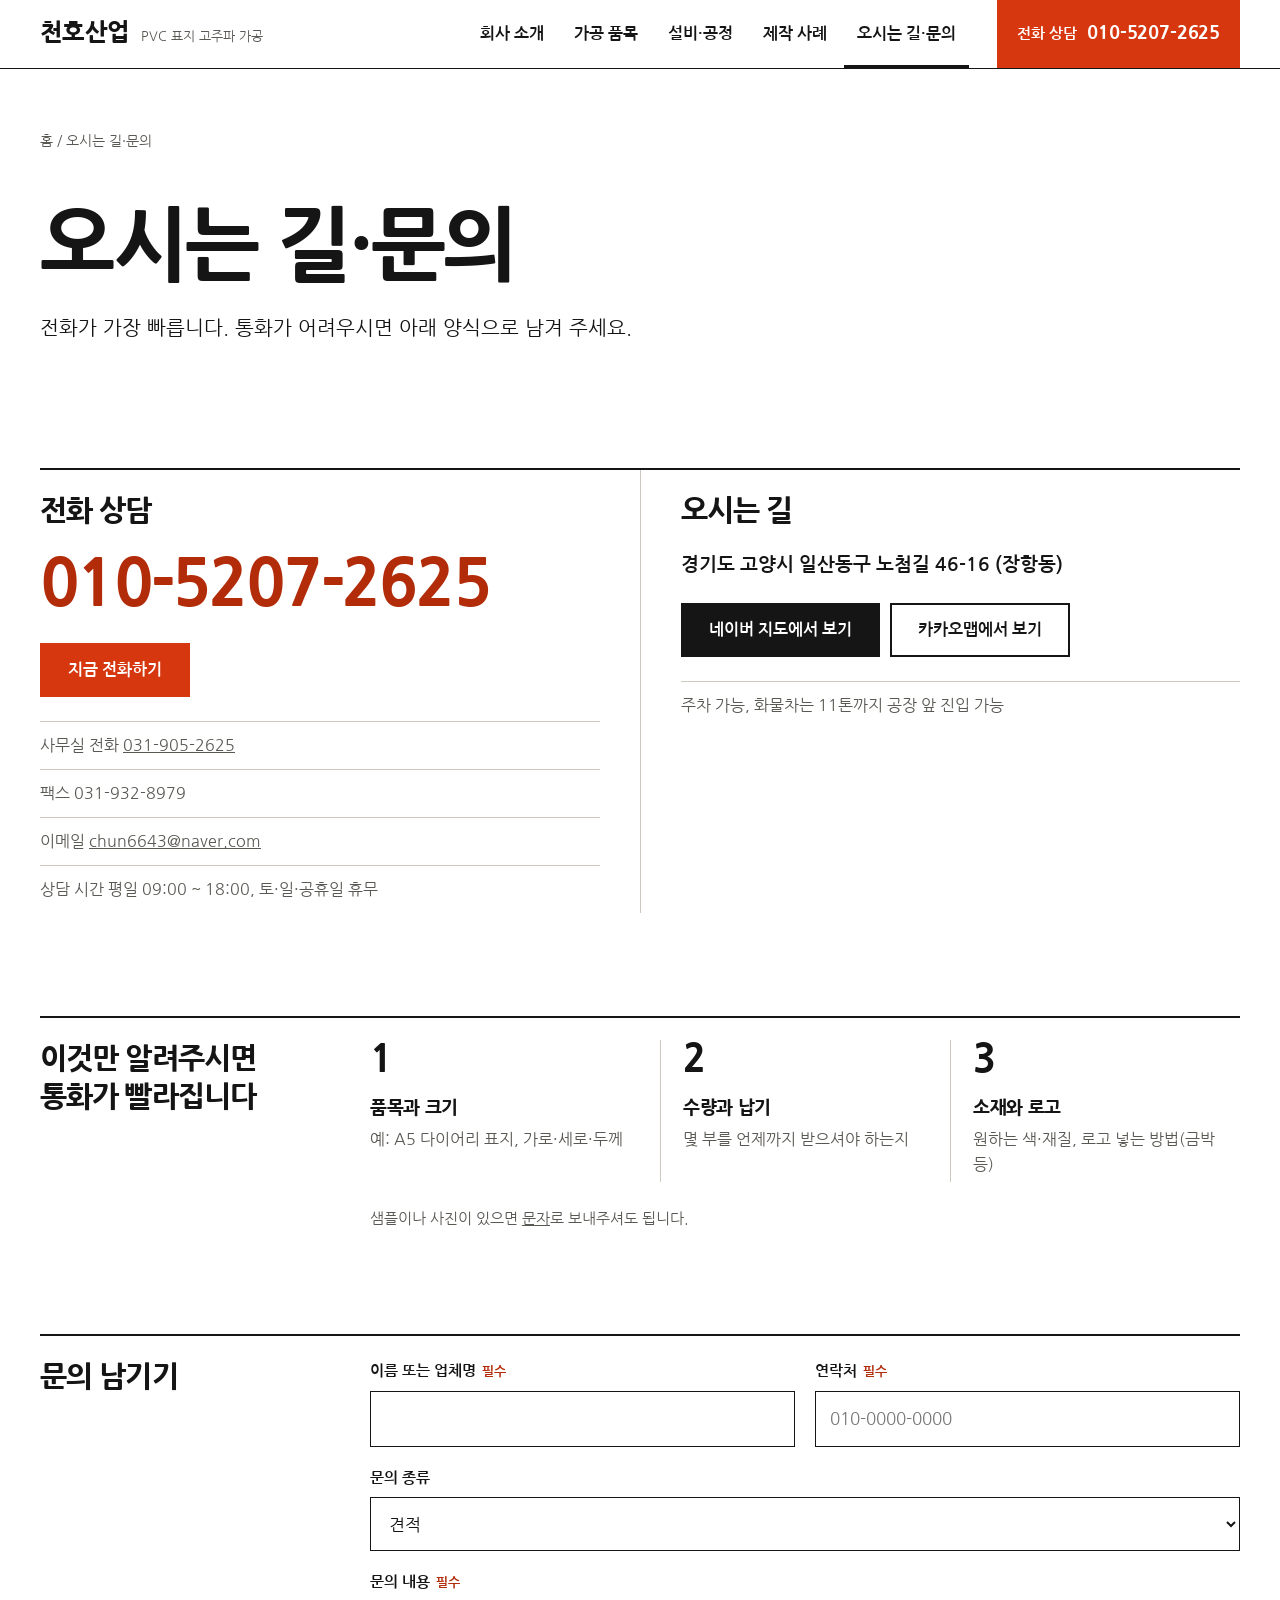
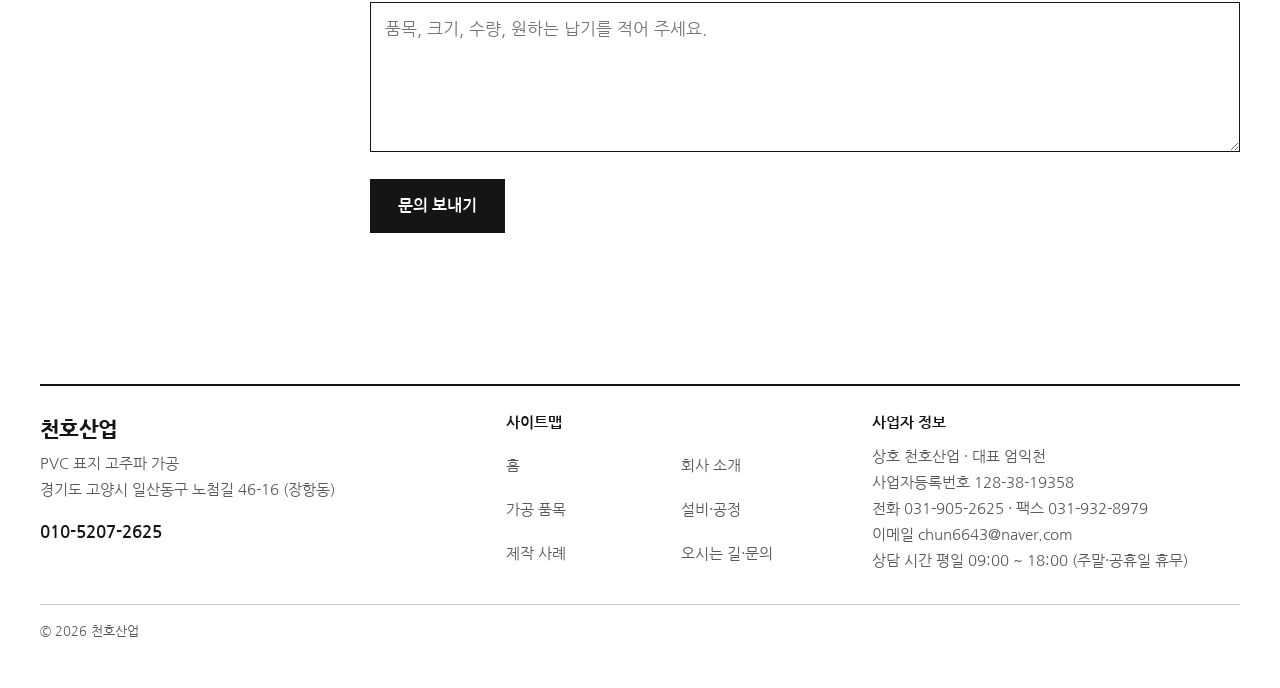
<file: contact.html>
<!DOCTYPE html>

<html lang="ko">
<head>
<meta charset="utf-8"/>
<meta content="width=device-width, initial-scale=1" name="viewport"/>
<title>오시는 길·문의 · 천호산업</title>
<meta content="천호산업 전화 상담 010-5207-2625. 경기도 고양시 일산동구 노첨길 46-16 (장항동). 오시는 길과 문의 양식." name="description"/>
<meta content="오시는 길·문의 · 천호산업" property="og:title"/>
<meta content="천호산업 전화 상담 010-5207-2625. 경기도 고양시 일산동구 노첨길 46-16 (장항동). 오시는 길과 문의 양식." property="og:description"/>
<meta content="website" property="og:type"/>
<link href="data:image/svg+xml,%3Csvg%20xmlns%3D%22http%3A//www.w3.org/2000/svg%22%20viewBox%3D%220%200%2040%2040%22%3E%3Crect%20x%3D%225%22%20y%3D%222%22%20width%3D%2230%22%20height%3D%2236%22%20rx%3D%224%22%20fill%3D%22%231f2f4f%22/%3E%3Crect%20x%3D%229%22%20y%3D%226%22%20width%3D%2222%22%20height%3D%2228%22%20rx%3D%221.5%22%20fill%3D%22none%22%20stroke%3D%22%23ffffff%22%20stroke-opacity%3D%22.55%22%20stroke-width%3D%221.5%22/%3E%3C/svg%3E" rel="icon"/>
<link href="style.css?v=20261125a" rel="stylesheet"/>
<link href="https://www.cheonho-ind.kr/contact.html" rel="canonical"/>
<meta content="index,follow,max-image-preview:large" name="robots"/>
<meta content="https://www.cheonho-ind.kr/contact.html" property="og:url"/>
<meta content="천호산업" property="og:site_name"/>
<meta content="ko_KR" property="og:locale"/>
<meta content="https://www.cheonho-ind.kr/images/workshop.jpg" property="og:image"/>
<meta content="1456" property="og:image:width"/>
<meta content="819" property="og:image:height"/>
<meta content="summary_large_image" name="twitter:card"/>
<script type="application/ld+json">{"@context": "https://schema.org", "@graph": [{"@type": "BreadcrumbList", "itemListElement": [{"@type": "ListItem", "position": 1, "name": "홈", "item": "https://www.cheonho-ind.kr/"}, {"@type": "ListItem", "position": 2, "name": "오시는 길·문의", "item": "https://www.cheonho-ind.kr/contact.html"}]}]}</script>
<script data-cms="1">document.documentElement.classList.add('cwait')</script><script defer src="cms.js?v=20261123c"></script></head>
<body>
<header class="site-header">
<div class="wrap hd">
<a aria-label="천호산업 홈으로" class="brand" href="index.html"><span class="brand-name">천호산업</span><span class="brand-sub">PVC 표지 고주파 가공</span></a>
<nav aria-label="주 메뉴" class="gnb" id="gnb"><ul><li><a href="about.html">회사 소개</a></li><li><a href="products.html">가공 품목</a></li><li><a href="process.html">설비·공정</a></li><li><a href="works.html">제작 사례</a></li><li><a aria-current="page" href="contact.html">오시는 길·문의</a></li></ul></nav>
<a class="hd-call" href="tel:01052072625"><span>전화 상담</span><b>010-5207-2625</b></a>
<button aria-controls="gnb" aria-expanded="false" aria-label="메뉴 열기" class="nav-toggle" type="button"><span></span><span></span><span></span></button>
</div>
</header>
<main>
<section class="page-head">
<div class="wrap">
<p class="crumb"><a href="index.html">홈</a> / 오시는 길·문의</p>
<h1 data-t="t5f0965cd" data-tg="페이지 첫머리" data-tl="큰 제목">오시는 길·문의</h1>
<p class="lead" data-t="t22fe680b" data-tg="페이지 첫머리" data-tl="문장">전화가 가장 빠릅니다. 통화가 어려우시면 아래 양식으로 남겨 주세요.</p>
</div>
</section>
<section class="sec">
<div class="wrap">
<div class="duo">
<div>
<h2 data-t="te93d383a" data-tg="전화 상담" data-tl="큰 제목">전화 상담</h2>
<a class="tel-big" href="tel:01052072625">010-5207-2625</a><br/>
<a class="btn btn-accent" href="tel:01052072625">지금 전화하기</a>
<!-- 교체: 상담 시간, 휴무일 -->
<ul class="info">
<li>사무실 전화 <a href="tel:0319052625">031-905-2625</a></li>
<li data-t="tdfc33773" data-tg="전화 상담" data-tl="항목">팩스 031-932-8979</li>
<li>이메일 <a href="mailto:chun6643@naver.com">chun6643@naver.com</a></li>
<li data-t="t4533acce" data-tg="전화 상담" data-tl="항목">상담 시간 평일 09:00 ~ 18:00, 토·일·공휴일 휴무</li>
</ul>
</div>
<div>
<h2 data-t="t2327860c" data-tg="전화 상담" data-tl="큰 제목">오시는 길</h2>
<p class="addr" data-t="tbf82ff80" data-tg="전화 상담" data-tl="문장">경기도 고양시 일산동구 노첨길 46-16 (장항동)</p>
<!-- 교체: 지도에서 공장 위치를 직접 찍은 정확한 링크로 바꾸면 더 좋습니다 -->
<div class="map-btns">
<a class="btn btn-ink" href="https://map.naver.com/p/search/%EA%B2%BD%EA%B8%B0%EB%8F%84%20%EA%B3%A0%EC%96%91%EC%8B%9C%20%EC%9D%BC%EC%82%B0%EB%8F%99%EA%B5%AC%20%EB%85%B8%EC%B2%A8%EA%B8%B8%2046-16" rel="noopener" target="_blank">네이버 지도에서 보기</a>
<a class="btn" href="https://map.kakao.com/?q=%EA%B2%BD%EA%B8%B0%EB%8F%84%20%EA%B3%A0%EC%96%91%EC%8B%9C%20%EC%9D%BC%EC%82%B0%EB%8F%99%EA%B5%AC%20%EB%85%B8%EC%B2%A8%EA%B8%B8%2046-16" rel="noopener" target="_blank">카카오맵에서 보기</a>
</div>
<!-- 교체: 주차, 화물차 진입 안내 -->
<ul class="info">
<li data-t="td0d03189" data-tg="전화 상담" data-tl="항목">주차 가능, 화물차는 11톤까지 공장 앞 진입 가능</li>
</ul>
</div>
</div>
</div>
</section>
<section class="sec">
<div class="wrap sec-grid">
<div class="sec-side"><h2 data-t="td99a16de" data-tg="이것만 알려주시면 통화가 빨라집니다" data-tl="큰 제목">이것만 알려주시면 통화가 빨라집니다</h2></div>
<div class="sec-main">
<ol class="cols three">
<li><span class="no">1</span><h3 data-t="tf0471dd9" data-tg="이것만 알려주시면 통화가 빨라집니다" data-tl="제목">품목과 크기</h3><p data-t="t80cc05de" data-tg="이것만 알려주시면 통화가 빨라집니다" data-tl="문장">예: A5 다이어리 표지, 가로·세로·두께</p></li>
<li><span class="no">2</span><h3 data-t="t4a3534b6" data-tg="이것만 알려주시면 통화가 빨라집니다" data-tl="제목">수량과 납기</h3><p data-t="t4adbfc28" data-tg="이것만 알려주시면 통화가 빨라집니다" data-tl="문장">몇 부를 언제까지 받으셔야 하는지</p></li>
<li><span class="no">3</span><h3 data-t="t833521cd" data-tg="이것만 알려주시면 통화가 빨라집니다" data-tl="제목">소재와 로고</h3><p data-t="t56c356bf" data-tg="이것만 알려주시면 통화가 빨라집니다" data-tl="문장">원하는 색·재질, 로고 넣는 방법(금박 등)</p></li>
</ol>
<p class="small" style="margin-top:24px">샘플이나 사진이 있으면 <a href="sms:01052072625">문자</a>로 보내주셔도 됩니다.</p>
</div>
</div>
</section>
<section class="sec">
<div class="wrap sec-grid">
<div class="sec-side"><h2 data-t="t0173485d" data-tg="문의 남기기" data-tl="큰 제목">문의 남기기</h2></div>
<div class="sec-main">
<form class="form" id="inquiry" novalidate="">
<div><label for="name">이름 또는 업체명<i>필수</i></label><input autocomplete="organization" id="name" name="name" required="" type="text"/></div>
<div><label for="phone">연락처<i>필수</i></label><input autocomplete="tel" id="phone" inputmode="tel" name="phone" placeholder="010-0000-0000" required="" type="tel"/></div>
<div class="full"><label for="type">문의 종류</label>
<select id="type" name="type"><option>견적</option><option>샘플</option><option>임가공</option><option>기타</option></select></div>
<div class="full"><label for="message">문의 내용<i>필수</i></label><textarea id="message" name="message" placeholder="품목, 크기, 수량, 원하는 납기를 적어 주세요." required=""></textarea></div>
<p aria-live="polite" class="form-msg" id="form-msg" role="status"></p>
<div class="full"><button class="btn btn-ink" type="submit">문의 보내기</button></div>
</form>
</div>
</div>
</section>
</main>
<footer class="site-footer">
<div class="wrap">
<div class="ft" style="border-top:2px solid var(--ink);padding-top:24px">
<div>
<p class="ft-name" data-t="ta609d184" data-tg="맨 아래 정보" data-tl="문장">천호산업</p>
<p data-t="t3dc732fd" data-tg="맨 아래 정보" data-tl="문장">PVC 표지 고주파 가공<br/>경기도 고양시 일산동구 노첨길 46-16 (장항동)</p>
<p><a class="ft-tel" href="tel:01052072625">010-5207-2625</a></p>
</div>
<div>
<h2>사이트맵</h2>
<nav aria-label="사이트맵" class="ft-map"><a href="index.html">홈</a><a href="about.html">회사 소개</a><a href="products.html">가공 품목</a><a href="process.html">설비·공정</a><a href="works.html">제작 사례</a><a href="contact.html">오시는 길·문의</a></nav>
</div>
<div>
<h2>사업자 정보</h2>
<!-- 교체: 상담 시간 -->
<p data-t="t486defb9" data-tg="맨 아래 정보" data-tl="문장">상호 천호산업 · 대표 엄익천<br/>사업자등록번호 128-38-19358<br/>전화 031-905-2625 · 팩스 031-932-8979<br/>이메일 chun6643@naver.com<br/>상담 시간 평일 09:00 ~ 18:00 (주말·공휴일 휴무)</p>
</div>
</div>
<p class="ft-copy" data-t="ta046c71e" data-tg="맨 아래 정보" data-tl="문장">© 2026 천호산업</p>
</div>
</footer>
<a class="callbar" href="tel:01052072625">전화 상담 <b>010-5207-2625</b></a>
<script src="script.js?v=20261125a"></script>
</body>
</html>
</file>
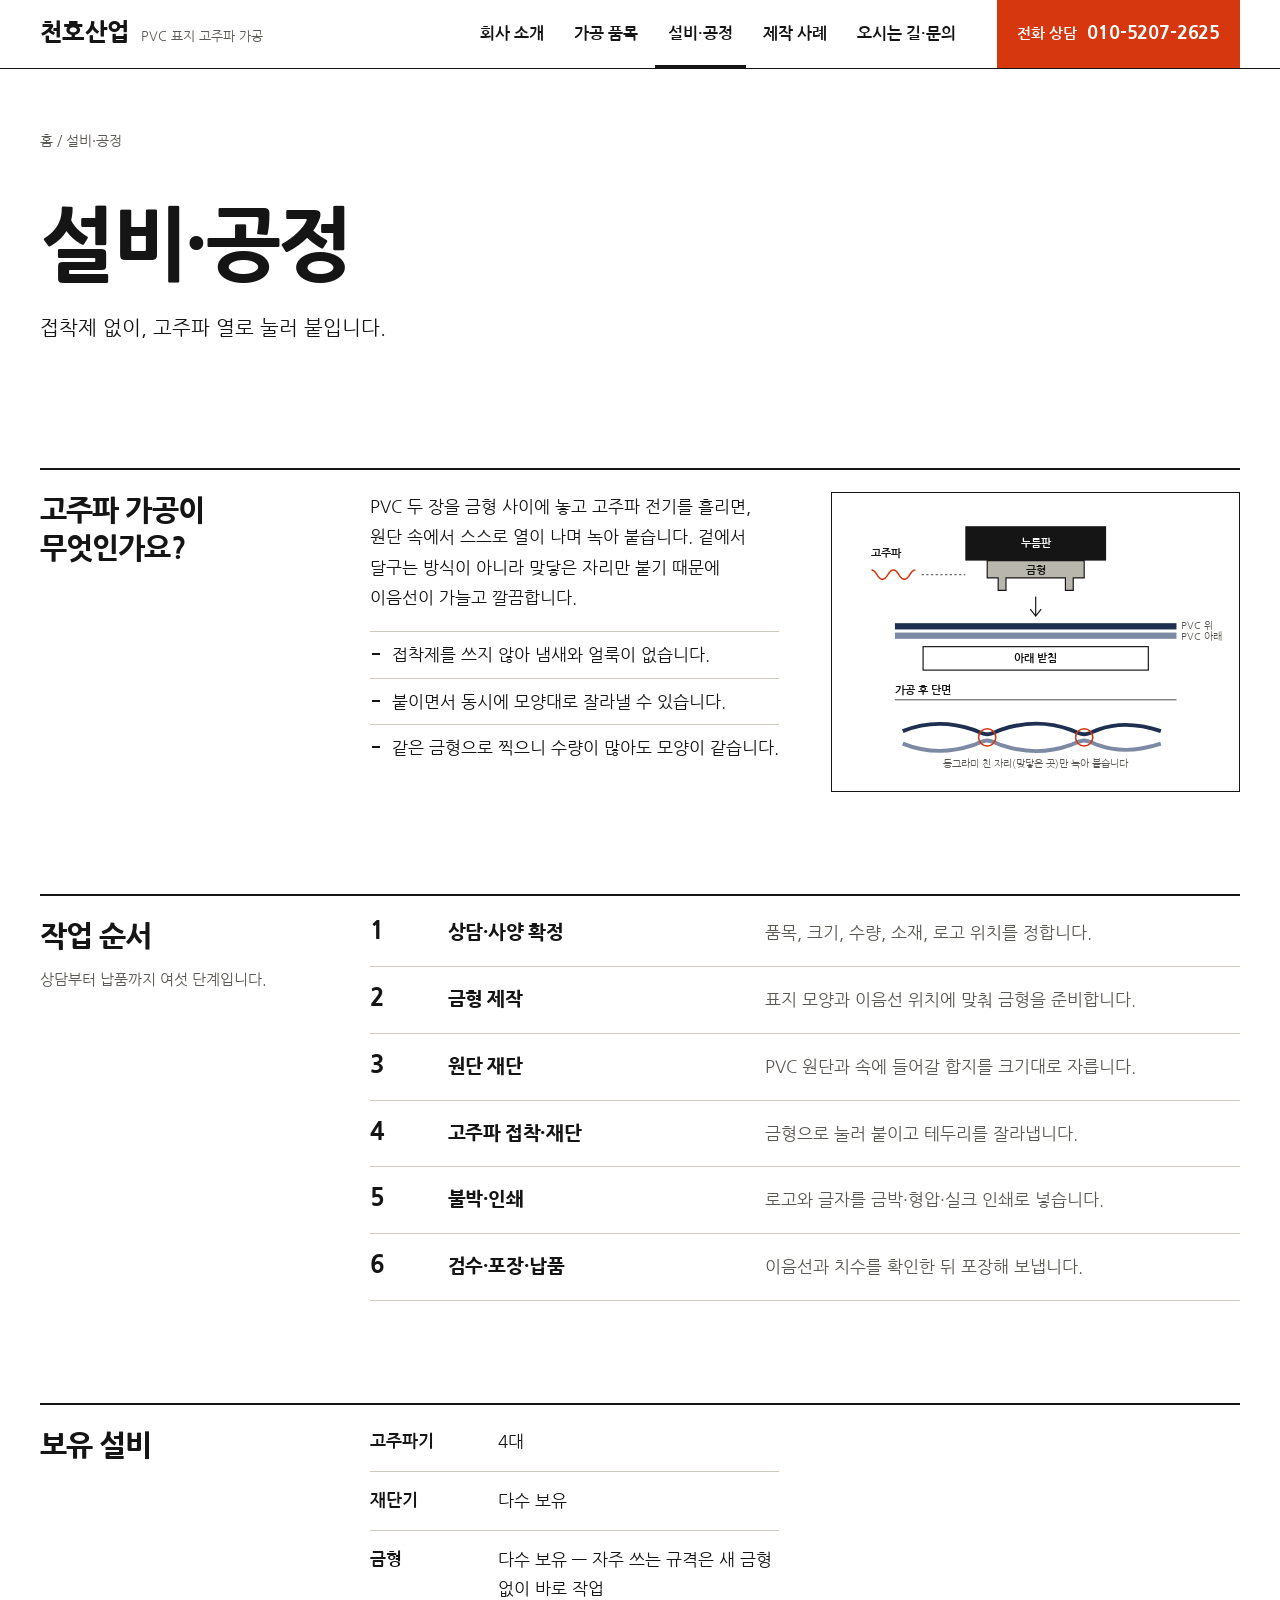
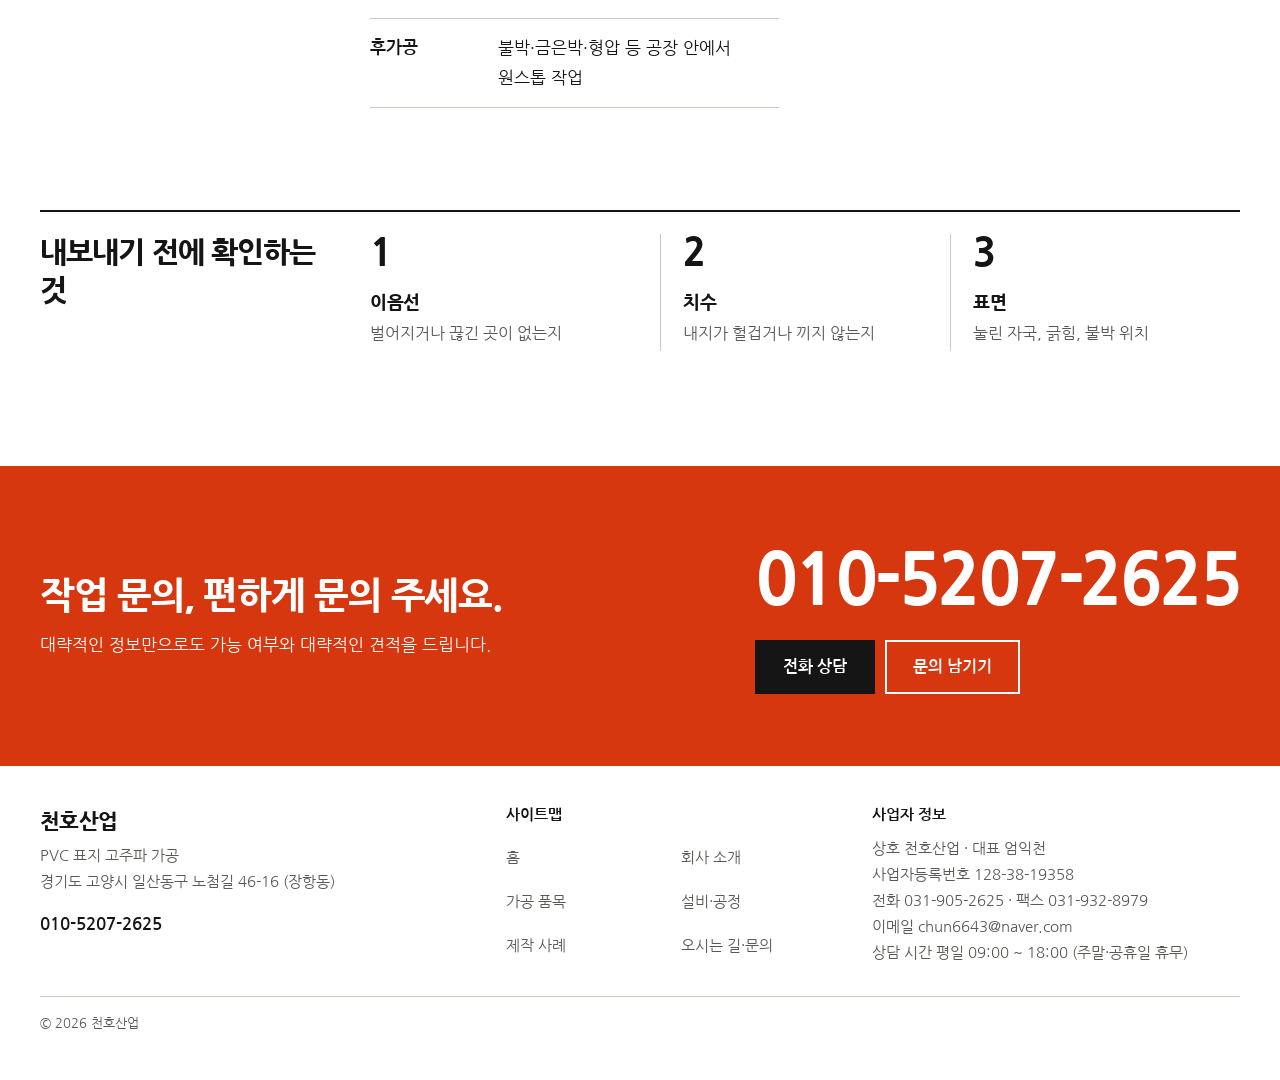
<file: process.html>
<!DOCTYPE html>

<html lang="ko">
<head>
<meta charset="utf-8"/>
<meta content="width=device-width, initial-scale=1" name="viewport"/>
<title>설비·공정 · 천호산업</title>
<meta content="접착제 없이 고주파 열로 눌러 붙이는 PVC 표지 가공. 금형 제작부터 납품까지 천호산업의 작업 순서와 보유 설비." name="description"/>
<meta content="설비·공정 · 천호산업" property="og:title"/>
<meta content="접착제 없이 고주파 열로 눌러 붙이는 PVC 표지 가공. 금형 제작부터 납품까지 천호산업의 작업 순서와 보유 설비." property="og:description"/>
<meta content="website" property="og:type"/>
<link href="data:image/svg+xml,%3Csvg%20xmlns%3D%22http%3A//www.w3.org/2000/svg%22%20viewBox%3D%220%200%2040%2040%22%3E%3Crect%20x%3D%225%22%20y%3D%222%22%20width%3D%2230%22%20height%3D%2236%22%20rx%3D%224%22%20fill%3D%22%231f2f4f%22/%3E%3Crect%20x%3D%229%22%20y%3D%226%22%20width%3D%2222%22%20height%3D%2228%22%20rx%3D%221.5%22%20fill%3D%22none%22%20stroke%3D%22%23ffffff%22%20stroke-opacity%3D%22.55%22%20stroke-width%3D%221.5%22/%3E%3C/svg%3E" rel="icon"/>
<link href="style.css?v=20261125a" rel="stylesheet"/>
<link href="https://www.cheonho-ind.kr/process.html" rel="canonical"/>
<meta content="index,follow,max-image-preview:large" name="robots"/>
<meta content="https://www.cheonho-ind.kr/process.html" property="og:url"/>
<meta content="천호산업" property="og:site_name"/>
<meta content="ko_KR" property="og:locale"/>
<meta content="https://www.cheonho-ind.kr/images/workshop.jpg" property="og:image"/>
<meta content="1456" property="og:image:width"/>
<meta content="819" property="og:image:height"/>
<meta content="summary_large_image" name="twitter:card"/>
<script type="application/ld+json">{"@context": "https://schema.org", "@graph": [{"@type": "BreadcrumbList", "itemListElement": [{"@type": "ListItem", "position": 1, "name": "홈", "item": "https://www.cheonho-ind.kr/"}, {"@type": "ListItem", "position": 2, "name": "설비·공정", "item": "https://www.cheonho-ind.kr/process.html"}]}]}</script>
<script data-cms="1">document.documentElement.classList.add('cwait')</script><script defer src="cms.js?v=20261123c"></script></head>
<body>
<header class="site-header">
<div class="wrap hd">
<a aria-label="천호산업 홈으로" class="brand" href="index.html"><span class="brand-name">천호산업</span><span class="brand-sub">PVC 표지 고주파 가공</span></a>
<nav aria-label="주 메뉴" class="gnb" id="gnb"><ul><li><a href="about.html">회사 소개</a></li><li><a href="products.html">가공 품목</a></li><li><a aria-current="page" href="process.html">설비·공정</a></li><li><a href="works.html">제작 사례</a></li><li><a href="contact.html">오시는 길·문의</a></li></ul></nav>
<a class="hd-call" href="tel:01052072625"><span>전화 상담</span><b>010-5207-2625</b></a>
<button aria-controls="gnb" aria-expanded="false" aria-label="메뉴 열기" class="nav-toggle" type="button"><span></span><span></span><span></span></button>
</div>
</header>
<main>
<section class="page-head">
<div class="wrap">
<p class="crumb"><a href="index.html">홈</a> / 설비·공정</p>
<h1 data-t="t1ae5d16f" data-tg="페이지 첫머리" data-tl="큰 제목">설비·공정</h1>
<p class="lead" data-t="t94042473" data-tg="페이지 첫머리" data-tl="문장">접착제 없이, 고주파 열로 눌러 붙입니다.</p>
</div>
</section>
<section class="sec">
<div class="wrap sec-grid">
<div class="sec-side"><h2 data-t="t0a7d4a04" data-tg="고주파 가공이 무엇인가요?" data-tl="큰 제목">고주파 가공이 무엇인가요?</h2></div>
<div class="sec-main">
<div class="split even">
<div class="explain">
<p data-t="tda819f44" data-tg="고주파 가공이 무엇인가요?" data-tl="문장">PVC 두 장을 금형 사이에 놓고 고주파 전기를 흘리면, 원단 속에서 스스로 열이 나며 녹아 붙습니다. 겉에서 달구는 방식이 아니라 맞닿은 자리만 붙기 때문에 이음선이 가늘고 깔끔합니다.</p>
<ul class="checks">
<li data-t="t3ae36032" data-tg="고주파 가공이 무엇인가요?" data-tl="항목">접착제를 쓰지 않아 냄새와 얼룩이 없습니다.</li>
<li data-t="t50575c56" data-tg="고주파 가공이 무엇인가요?" data-tl="항목">붙이면서 동시에 모양대로 잘라낼 수 있습니다.</li>
<li data-t="tb2a6b471" data-tg="고주파 가공이 무엇인가요?" data-tl="항목">같은 금형으로 찍으니 수량이 많아도 모양이 같습니다.</li>
</ul>
</div>
<div class="diagram"><svg aria-label="고주파 가공 원리 그림. 위 금형이 PVC 두 장을 아래 받침 쪽으로 누르면 맞닿은 자리만 녹아 붙습니다." role="img" viewbox="0 0 480 340">
<rect fill="#151515" height="44" width="180" x="150" y="22"></rect>
<text class="dg-t" style="fill:#fff" text-anchor="middle" x="240" y="49">누름판</text>
<path d="M178 66h124v22h-14v16h-10V88h-76v16h-10V88h-14z" fill="#b9b6ad" stroke="#151515" stroke-linejoin="miter" stroke-width="1.5"></path>
<text class="dg-t" text-anchor="middle" x="240" y="83">금형</text>
<path d="M240 112v24M233 128l7 9 7-9" fill="none" stroke="#151515" stroke-width="1.5"></path>
<rect fill="#1f2f4f" height="8" width="360" x="60" y="146"></rect>
<rect fill="#7d8aa3" height="8" width="360" x="60" y="158"></rect>
<text class="dg-s" x="426" y="154">PVC 위</text>
<text class="dg-s" x="426" y="167">PVC 아래</text>
<rect fill="#fff" height="30" stroke="#151515" stroke-width="1.5" width="288" x="96" y="176"></rect>
<text class="dg-t" text-anchor="middle" x="240" y="196">아래 받침</text>
<path d="M30 78c7 0 7 12 14 12s7-12 14-12 7 12 14 12 7-12 14-12" fill="none" stroke="#d6370f" stroke-width="2"></path>
<text class="dg-t" x="30" y="62">고주파</text>
<path d="M94 84h56" fill="none" stroke="#151515" stroke-dasharray="3 3" stroke-width="1"></path>
<path d="M60 244h360" stroke="#151515" stroke-width="1"></path>
<text class="dg-t" x="60" y="236">가공 후 단면</text>
<path d="M70 284c30-12 60-12 90-2 6 2 12 6 18 6s12-4 18-6c30-10 60-10 88 0 6 2 12 6 18 6s12-4 18-6c22-8 50-8 80 2" fill="none" stroke="#1f2f4f" stroke-width="5"></path>
<path d="M70 300c30 12 60 12 90 2 6-2 12-6 18-6s12 4 18 6c30 10 60 10 88 0 6-2 12-6 18-6s12 4 18 6c22 8 50 8 80-2" fill="none" stroke="#7d8aa3" stroke-width="5"></path>
<circle cx="178" cy="292" fill="none" r="11" stroke="#d6370f" stroke-width="2"></circle>
<circle cx="302" cy="292" fill="none" r="11" stroke="#d6370f" stroke-width="2"></circle>
<text class="dg-s" text-anchor="middle" x="240" y="330">동그라미 친 자리(맞닿은 곳)만 녹아 붙습니다</text>
</svg></div>
</div>
</div>
</div>
</section>
<section class="sec">
<div class="wrap sec-grid">
<div class="sec-side"><h2 data-t="t4bda4db5" data-tg="작업 순서" data-tl="큰 제목">작업 순서</h2><p data-t="taa62d1c3" data-tg="작업 순서" data-tl="문장">상담부터 납품까지 여섯 단계입니다.</p></div>
<div class="sec-main">
<ol class="rows">
<li><span class="no">1</span><h3 data-t="t471b3aa1" data-tg="작업 순서" data-tl="제목">상담·사양 확정</h3><p data-t="tbfe4f6db" data-tg="작업 순서" data-tl="문장">품목, 크기, 수량, 소재, 로고 위치를 정합니다.</p></li>
<li><span class="no">2</span><h3 data-t="t71f672de" data-tg="작업 순서" data-tl="제목">금형 제작</h3><p data-t="t6f0b558c" data-tg="작업 순서" data-tl="문장">표지 모양과 이음선 위치에 맞춰 금형을 준비합니다.</p></li>
<li><span class="no">3</span><h3 data-t="t8dc66809" data-tg="작업 순서" data-tl="제목">원단 재단</h3><p data-t="t26b12b1f" data-tg="작업 순서" data-tl="문장">PVC 원단과 속에 들어갈 합지를 크기대로 자릅니다.</p></li>
<li><span class="no">4</span><h3 data-t="tf6474ec8" data-tg="작업 순서" data-tl="제목">고주파 접착·재단</h3><p data-t="t9f04ce9a" data-tg="작업 순서" data-tl="문장">금형으로 눌러 붙이고 테두리를 잘라냅니다.</p></li>
<li><span class="no">5</span><h3 data-t="ta6c1e29d" data-tg="작업 순서" data-tl="제목">불박·인쇄</h3><p data-t="t21282822" data-tg="작업 순서" data-tl="문장">로고와 글자를 금박·형압·실크 인쇄로 넣습니다.</p></li>
<li><span class="no">6</span><h3 data-t="t0e4f543a" data-tg="작업 순서" data-tl="제목">검수·포장·납품</h3><p data-t="tcd071709" data-tg="작업 순서" data-tl="문장">이음선과 치수를 확인한 뒤 포장해 보냅니다.</p></li>
</ol>
</div>
</div>
</section>
<section class="sec">
<div class="wrap sec-grid">
<div class="sec-side"><h2 data-t="tdf4d04d2" data-tg="보유 설비" data-tl="큰 제목">보유 설비</h2></div>
<div class="sec-main">
<div class="split even">
<div class="photo-pair">
<!-- 교체: 고주파기 사진 1장 (4:3) -->
<div aria-label="고주파기" class="fpo" data-img="equip1" data-tl="설비 사진 1" role="img"></div>
<!-- 교체: 재단기·불박기 등 설비 사진 1장 (4:3) -->
<div aria-label="재단기·불박기" class="fpo" data-img="equip2" data-tl="설비 사진 2" role="img"></div>
</div>
<!-- 교체: 설비 종류와 대수, 용량 -->
<dl class="spec">
<dt data-t="t182f0189" data-tg="보유 설비" data-tl="항목 이름">고주파기</dt><dd data-t="t3946b531" data-tg="보유 설비" data-tl="내용">4대</dd>
<dt data-t="t07ce4192" data-tg="보유 설비" data-tl="항목 이름">재단기</dt><dd data-t="t4ca8d68f" data-tg="보유 설비" data-tl="내용">다수 보유</dd>
<dt data-t="t5d93a41e" data-tg="보유 설비" data-tl="항목 이름">금형</dt><dd data-t="ta7472c21" data-tg="보유 설비" data-tl="내용">다수 보유 — 자주 쓰는 규격은 새 금형 없이 바로 작업</dd>
<dt data-t="t63b6e62a" data-tg="보유 설비" data-tl="항목 이름">후가공</dt><dd data-t="t43cf041f" data-tg="보유 설비" data-tl="내용">불박·금은박·형압 등 공장 안에서 원스톱 작업</dd>
</dl>
</div>
</div>
</div>
</section>
<section class="sec">
<div class="wrap sec-grid">
<div class="sec-side"><h2 data-t="t31c5b67a" data-tg="내보내기 전에 확인하는 것" data-tl="큰 제목">내보내기 전에 확인하는 것</h2></div>
<div class="sec-main">
<ol class="cols three">
<li><span class="no">1</span><h3 data-t="t64abe594" data-tg="내보내기 전에 확인하는 것" data-tl="제목">이음선</h3><p data-t="t0c41e914" data-tg="내보내기 전에 확인하는 것" data-tl="문장">벌어지거나 끊긴 곳이 없는지</p></li>
<li><span class="no">2</span><h3 data-t="tbbb8a794" data-tg="내보내기 전에 확인하는 것" data-tl="제목">치수</h3><p data-t="t48e1d0f5" data-tg="내보내기 전에 확인하는 것" data-tl="문장">내지가 헐겁거나 끼지 않는지</p></li>
<li><span class="no">3</span><h3 data-t="t2ab52f98" data-tg="내보내기 전에 확인하는 것" data-tl="제목">표면</h3><p data-t="tbb97ccc5" data-tg="내보내기 전에 확인하는 것" data-tl="문장">눌린 자국, 긁힘, 불박 위치</p></li>
</ol>
</div>
</div>
</section>
</main>
<section aria-labelledby="cta-h" class="cta">
<div class="wrap cta-in">
<div>
<h2 data-t="tcfd13a6b" data-tg="전화 상담 띠" data-tl="큰 제목" id="cta-h">작업 문의, 편하게 문의 주세요.</h2>
<p data-t="tb9da2cf0" data-tg="전화 상담 띠" data-tl="문장">대략적인 정보만으로도 가능 여부와 대략적인 견적을 드립니다.</p>
</div>
<div>
<a class="cta-tel" href="tel:01052072625">010-5207-2625</a>
<div class="cta-sub">
<a class="btn btn-ink" href="tel:01052072625">전화 상담</a>
<a class="btn" href="contact.html#inquiry">문의 남기기</a>
</div>
</div>
</div>
</section>
<footer class="site-footer">
<div class="wrap">
<div class="ft">
<div>
<p class="ft-name" data-t="ta609d184" data-tg="맨 아래 정보" data-tl="문장">천호산업</p>
<p data-t="t3dc732fd" data-tg="맨 아래 정보" data-tl="문장">PVC 표지 고주파 가공<br/>경기도 고양시 일산동구 노첨길 46-16 (장항동)</p>
<p><a class="ft-tel" href="tel:01052072625">010-5207-2625</a></p>
</div>
<div>
<h2>사이트맵</h2>
<nav aria-label="사이트맵" class="ft-map"><a href="index.html">홈</a><a href="about.html">회사 소개</a><a href="products.html">가공 품목</a><a href="process.html">설비·공정</a><a href="works.html">제작 사례</a><a href="contact.html">오시는 길·문의</a></nav>
</div>
<div>
<h2>사업자 정보</h2>
<!-- 교체: 상담 시간 -->
<p data-t="t486defb9" data-tg="맨 아래 정보" data-tl="문장">상호 천호산업 · 대표 엄익천<br/>사업자등록번호 128-38-19358<br/>전화 031-905-2625 · 팩스 031-932-8979<br/>이메일 chun6643@naver.com<br/>상담 시간 평일 09:00 ~ 18:00 (주말·공휴일 휴무)</p>
</div>
</div>
<p class="ft-copy" data-t="ta046c71e" data-tg="맨 아래 정보" data-tl="문장">© 2026 천호산업</p>
</div>
</footer>
<a class="callbar" href="tel:01052072625">전화 상담 <b>010-5207-2625</b></a>
<script src="script.js?v=20261125a"></script>
</body>
</html>
</file>
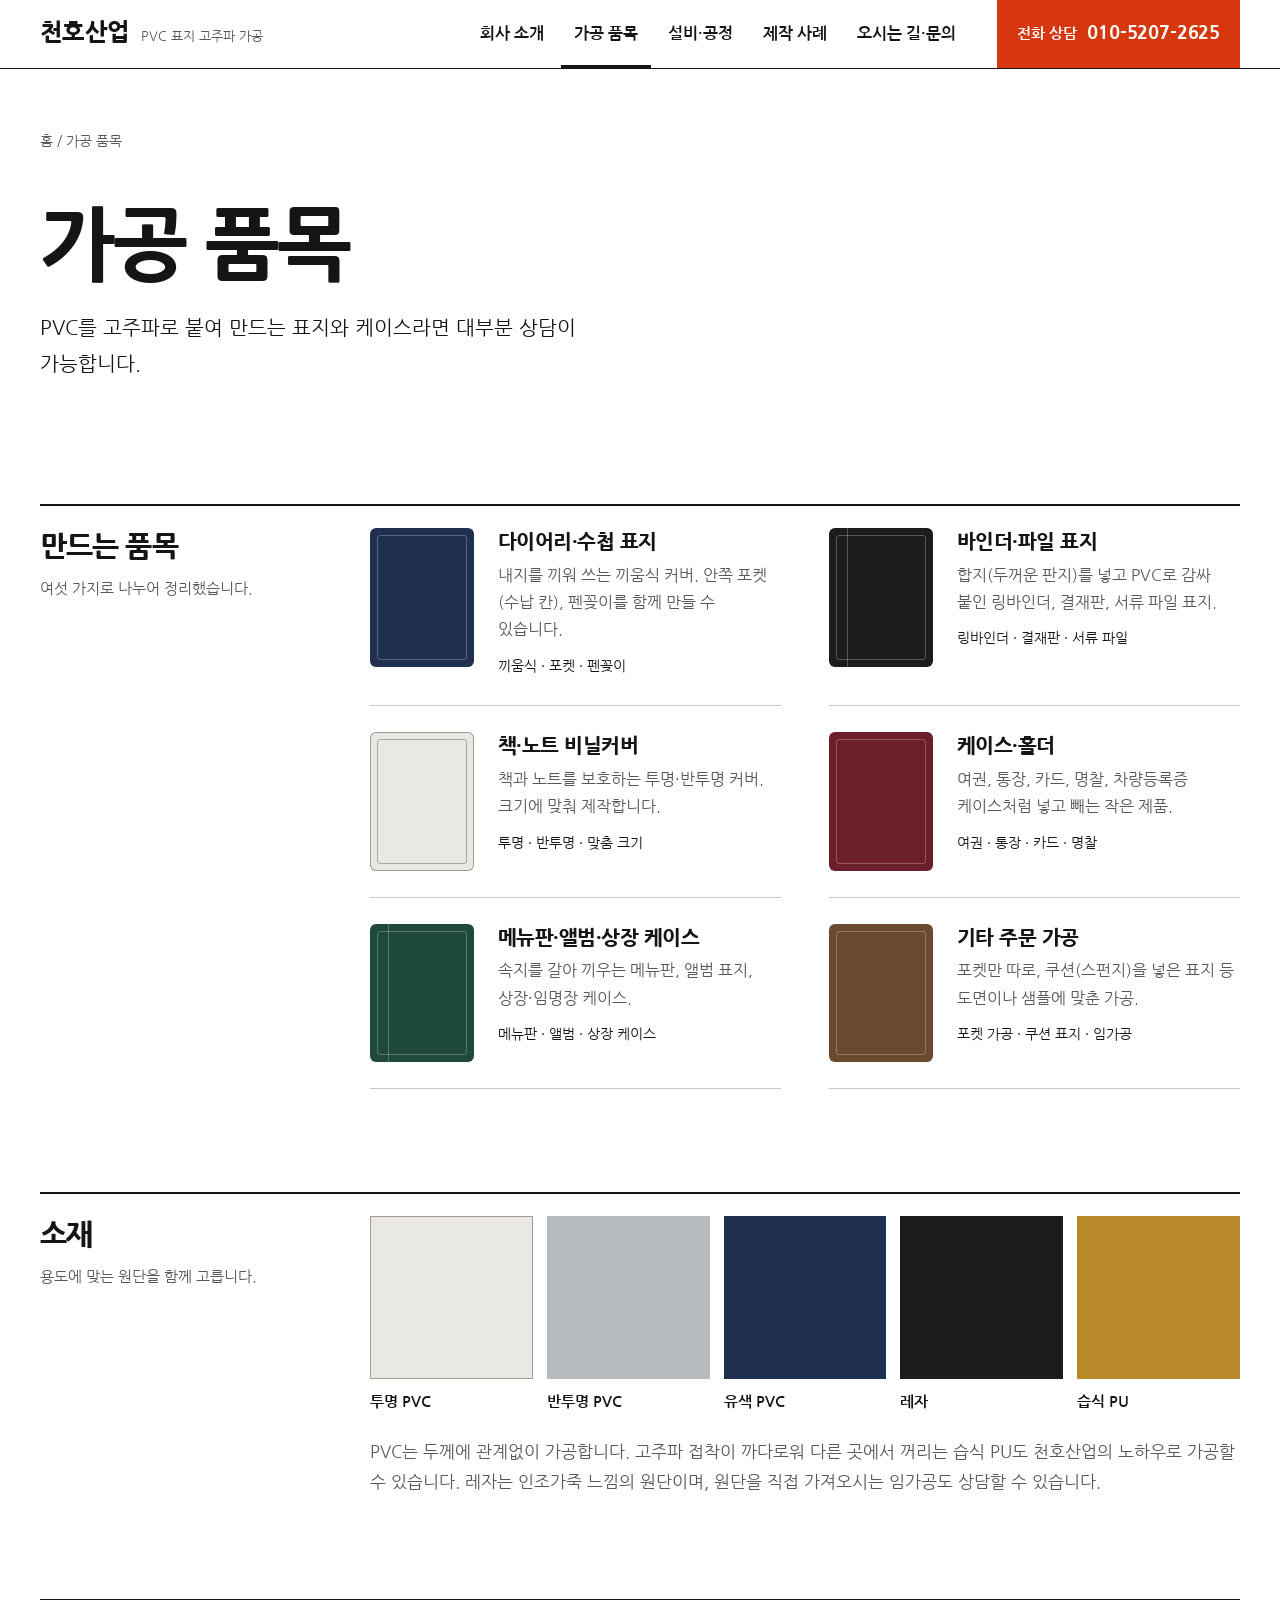
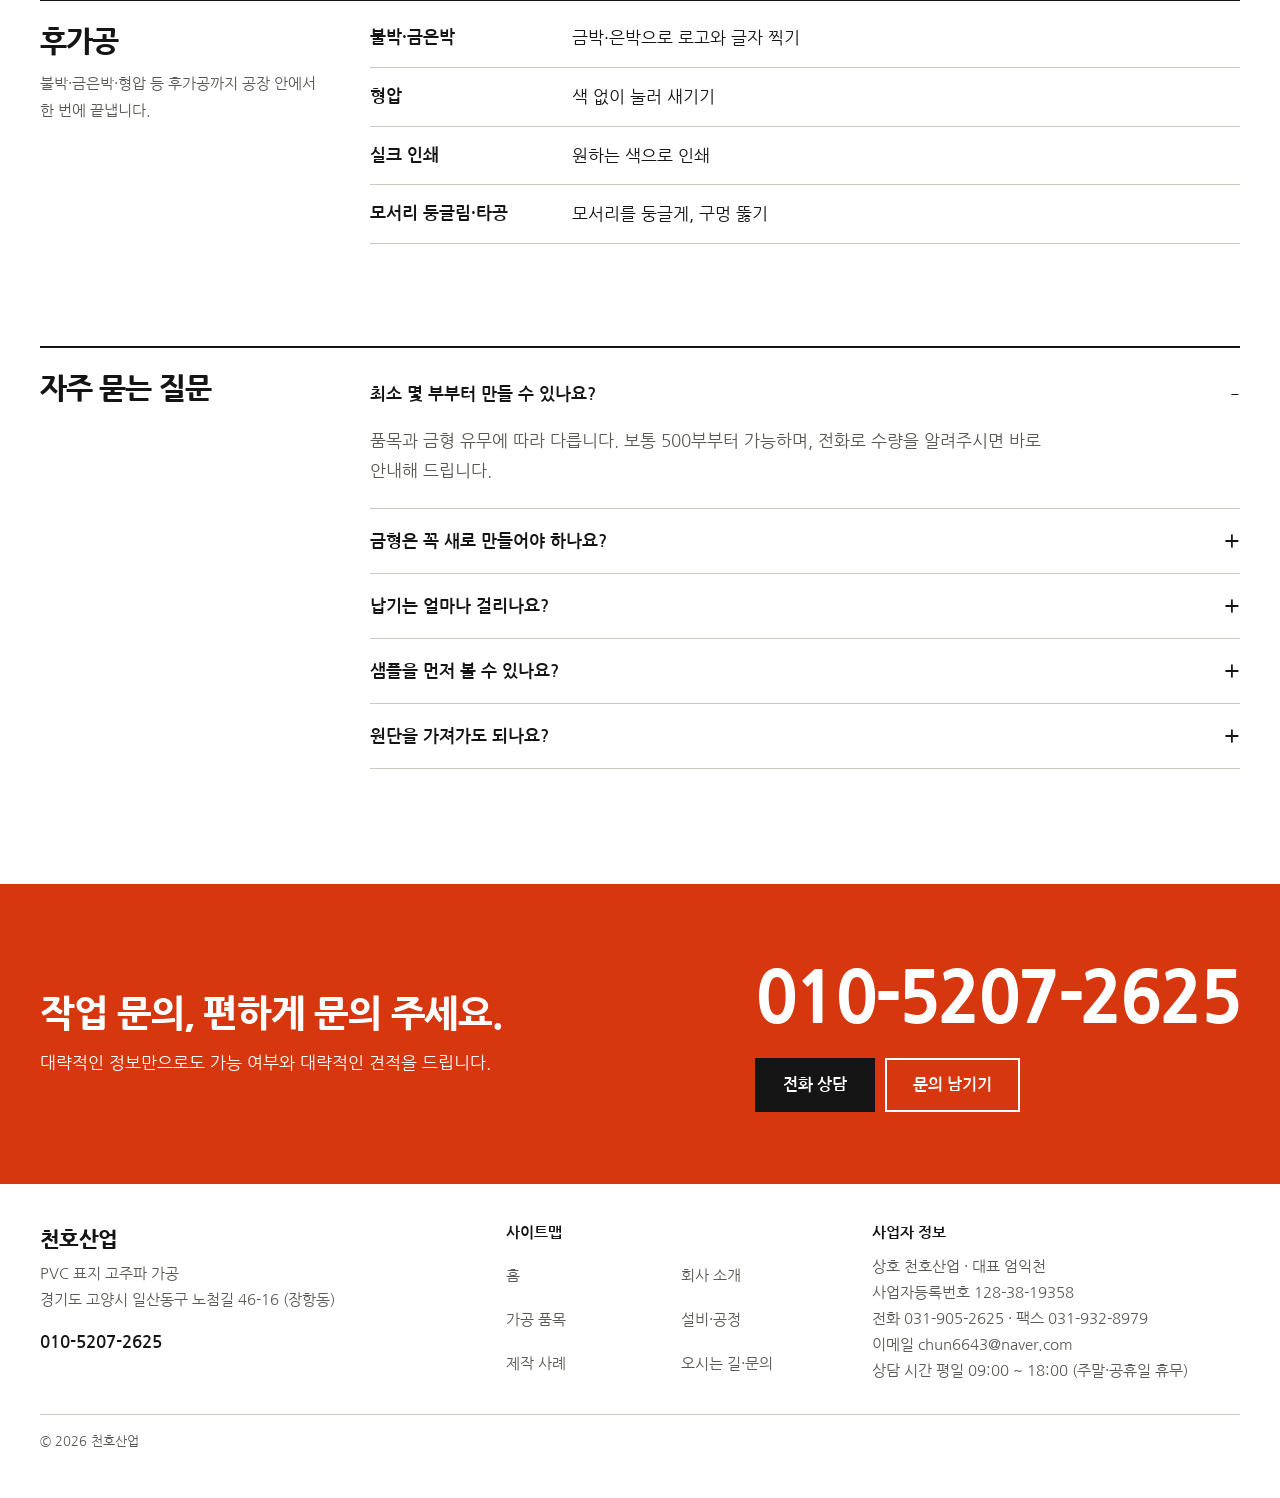
<file: products.html>
<!DOCTYPE html>

<html lang="ko">
<head>
<meta charset="utf-8"/>
<meta content="width=device-width, initial-scale=1" name="viewport"/>
<title>가공 품목 · 천호산업</title>
<meta content="다이어리·수첩 표지, 바인더·파일 표지, 책 비닐커버, 케이스·홀더, 메뉴판·상장 케이스까지. 천호산업이 고주파로 가공하는 PVC 품목과 소재·후가공 안내." name="description"/>
<meta content="가공 품목 · 천호산업" property="og:title"/>
<meta content="다이어리·수첩 표지, 바인더·파일 표지, 책 비닐커버, 케이스·홀더, 메뉴판·상장 케이스까지. 천호산업이 고주파로 가공하는 PVC 품목과 소재·후가공 안내." property="og:description"/>
<meta content="website" property="og:type"/>
<link href="data:image/svg+xml,%3Csvg%20xmlns%3D%22http%3A//www.w3.org/2000/svg%22%20viewBox%3D%220%200%2040%2040%22%3E%3Crect%20x%3D%225%22%20y%3D%222%22%20width%3D%2230%22%20height%3D%2236%22%20rx%3D%224%22%20fill%3D%22%231f2f4f%22/%3E%3Crect%20x%3D%229%22%20y%3D%226%22%20width%3D%2222%22%20height%3D%2228%22%20rx%3D%221.5%22%20fill%3D%22none%22%20stroke%3D%22%23ffffff%22%20stroke-opacity%3D%22.55%22%20stroke-width%3D%221.5%22/%3E%3C/svg%3E" rel="icon"/>
<link href="style.css?v=20261125a" rel="stylesheet"/>
<link href="https://www.cheonho-ind.kr/products.html" rel="canonical"/>
<meta content="index,follow,max-image-preview:large" name="robots"/>
<meta content="https://www.cheonho-ind.kr/products.html" property="og:url"/>
<meta content="천호산업" property="og:site_name"/>
<meta content="ko_KR" property="og:locale"/>
<meta content="https://www.cheonho-ind.kr/images/workshop.jpg" property="og:image"/>
<meta content="1456" property="og:image:width"/>
<meta content="819" property="og:image:height"/>
<meta content="summary_large_image" name="twitter:card"/>
<script type="application/ld+json">{"@context": "https://schema.org", "@graph": [{"@type": "BreadcrumbList", "itemListElement": [{"@type": "ListItem", "position": 1, "name": "홈", "item": "https://www.cheonho-ind.kr/"}, {"@type": "ListItem", "position": 2, "name": "가공 품목", "item": "https://www.cheonho-ind.kr/products.html"}]}, {"@type": "FAQPage", "mainEntity": [{"@type": "Question", "name": "최소 몇 부부터 만들 수 있나요?", "acceptedAnswer": {"@type": "Answer", "text": "품목과 금형 유무에 따라 다릅니다. 보통 500부부터 가능하며, 전화로 수량을 알려주시면 바로 안내해 드립니다."}}, {"@type": "Question", "name": "납기는 얼마나 걸리나요?", "acceptedAnswer": {"@type": "Answer", "text": "작업 사양에 따라 다르지만 보통 1~3주 사이입니다. 급한 일정은 먼저 전화로 상의해 주세요."}}, {"@type": "Question", "name": "금형은 꼭 새로 만들어야 하나요?", "acceptedAnswer": {"@type": "Answer", "text": "표지 크기와 모양이 새로우면 금형이 필요합니다. 자주 쓰는 규격은 갖고 있는 금형으로 작업할 수 있어 비용과 시간이 줄어듭니다."}}, {"@type": "Question", "name": "샘플을 먼저 볼 수 있나요?", "acceptedAnswer": {"@type": "Answer", "text": "기존 제작품으로 소재와 이음선 상태를 보여드릴 수 있습니다. 새 금형이 필요한 샘플은 비용이 따로 듭니다."}}, {"@type": "Question", "name": "원단을 가져가도 되나요?", "acceptedAnswer": {"@type": "Answer", "text": "네. 고주파 가공이 되는 원단인지 먼저 확인이 필요하니, 원단 종류와 두께를 알려주세요."}}]}]}</script>
<script data-cms="1">document.documentElement.classList.add('cwait')</script><script defer src="cms.js?v=20261123c"></script></head>
<body>
<header class="site-header">
<div class="wrap hd">
<a aria-label="천호산업 홈으로" class="brand" href="index.html"><span class="brand-name">천호산업</span><span class="brand-sub">PVC 표지 고주파 가공</span></a>
<nav aria-label="주 메뉴" class="gnb" id="gnb"><ul><li><a href="about.html">회사 소개</a></li><li><a aria-current="page" href="products.html">가공 품목</a></li><li><a href="process.html">설비·공정</a></li><li><a href="works.html">제작 사례</a></li><li><a href="contact.html">오시는 길·문의</a></li></ul></nav>
<a class="hd-call" href="tel:01052072625"><span>전화 상담</span><b>010-5207-2625</b></a>
<button aria-controls="gnb" aria-expanded="false" aria-label="메뉴 열기" class="nav-toggle" type="button"><span></span><span></span><span></span></button>
</div>
</header>
<main>
<section class="page-head">
<div class="wrap">
<p class="crumb"><a href="index.html">홈</a> / 가공 품목</p>
<h1 data-t="tc6a573f5" data-tg="페이지 첫머리" data-tl="큰 제목">가공 품목</h1>
<p class="lead" data-t="tfbf57603" data-tg="페이지 첫머리" data-tl="문장">PVC를 고주파로 붙여 만드는 표지와 케이스라면 대부분 상담이 가능합니다.</p>
</div>
</section>
<section class="sec">
<div class="wrap sec-grid">
<div class="sec-side"><h2 data-t="tcdc88231" data-tg="만드는 품목" data-tl="큰 제목">만드는 품목</h2><p data-t="t8b031fe0" data-tg="만드는 품목" data-tl="문장">여섯 가지로 나누어 정리했습니다.</p></div>
<div class="sec-main">
<!-- 확인: 품목은 업종 상식으로 채운 초안입니다. 실제 취급 품목에 맞게 수정 -->
<div class="items">
<!-- 교체: 다이어리·수첩 표지 제품 사진 (세로 3:4, 가로 600px 이상) — 색 견본 자리에 사진을 넣습니다 -->
<article class="item">
<span aria-hidden="true" class="cv c-navy" data-img="item1" data-tl="가공 품목 사진 1"></span>
<div><h3 data-t="t90ce8696" data-tg="만드는 품목" data-tl="제목">다이어리·수첩 표지</h3><p data-t="t065792e9" data-tg="만드는 품목" data-tl="문장">내지를 끼워 쓰는 끼움식 커버. 안쪽 포켓(수납 칸), 펜꽂이를 함께 만들 수 있습니다.</p><p class="kw" data-t="ta7fe0942" data-tg="만드는 품목" data-tl="문장">끼움식 · 포켓 · 펜꽂이</p></div>
</article>
<!-- 교체: 바인더·파일 표지 제품 사진 (세로 3:4) — 색 견본 자리에 사진을 넣습니다 -->
<article class="item">
<span aria-hidden="true" class="cv c-black spine" data-img="item2" data-tl="가공 품목 사진 2"></span>
<div><h3 data-t="t00a617a4" data-tg="만드는 품목" data-tl="제목">바인더·파일 표지</h3><p data-t="t0baf6204" data-tg="만드는 품목" data-tl="문장">합지(두꺼운 판지)를 넣고 PVC로 감싸 붙인 링바인더, 결재판, 서류 파일 표지.</p><p class="kw" data-t="t9c779f00" data-tg="만드는 품목" data-tl="문장">링바인더 · 결재판 · 서류 파일</p></div>
</article>
<!-- 교체: 책·노트 비닐커버 제품 사진 (세로 3:4) — 색 견본 자리에 사진을 넣습니다 -->
<article class="item">
<span aria-hidden="true" class="cv c-clear" data-img="item3" data-tl="가공 품목 사진 3"></span>
<div><h3 data-t="td0241792" data-tg="만드는 품목" data-tl="제목">책·노트 비닐커버</h3><p data-t="tb6d914a2" data-tg="만드는 품목" data-tl="문장">책과 노트를 보호하는 투명·반투명 커버. 크기에 맞춰 제작합니다.</p><p class="kw" data-t="t9a404280" data-tg="만드는 품목" data-tl="문장">투명 · 반투명 · 맞춤 크기</p></div>
</article>
<!-- 교체: 케이스·홀더 제품 사진 (세로 3:4) — 색 견본 자리에 사진을 넣습니다 -->
<article class="item">
<span aria-hidden="true" class="cv c-wine" data-img="item4" data-tl="가공 품목 사진 4"></span>
<div><h3 data-t="ta6983232" data-tg="만드는 품목" data-tl="제목">케이스·홀더</h3><p data-t="tbf735b3c" data-tg="만드는 품목" data-tl="문장">여권, 통장, 카드, 명찰, 차량등록증 케이스처럼 넣고 빼는 작은 제품.</p><p class="kw" data-t="tf90b8e1d" data-tg="만드는 품목" data-tl="문장">여권 · 통장 · 카드 · 명찰</p></div>
</article>
<!-- 교체: 메뉴판·앨범·상장 케이스 제품 사진 (세로 3:4) — 색 견본 자리에 사진을 넣습니다 -->
<article class="item">
<span aria-hidden="true" class="cv c-green spine" data-img="item5" data-tl="가공 품목 사진 5"></span>
<div><h3 data-t="t511feed9" data-tg="만드는 품목" data-tl="제목">메뉴판·앨범·상장 케이스</h3><p data-t="t15fb26d4" data-tg="만드는 품목" data-tl="문장">속지를 갈아 끼우는 메뉴판, 앨범 표지, 상장·임명장 케이스.</p><p class="kw" data-t="t07927a10" data-tg="만드는 품목" data-tl="문장">메뉴판 · 앨범 · 상장 케이스</p></div>
</article>
<!-- 교체: 기타 주문 가공 제품 사진 (세로 3:4) — 색 견본 자리에 사진을 넣습니다 -->
<article class="item">
<span aria-hidden="true" class="cv c-brown" data-img="item6" data-tl="가공 품목 사진 6"></span>
<div><h3 data-t="t1e3d09d3" data-tg="만드는 품목" data-tl="제목">기타 주문 가공</h3><p data-t="t9f7c96de" data-tg="만드는 품목" data-tl="문장">포켓만 따로, 쿠션(스펀지)을 넣은 표지 등 도면이나 샘플에 맞춘 가공.</p><p class="kw" data-t="t79e76856" data-tg="만드는 품목" data-tl="문장">포켓 가공 · 쿠션 표지 · 임가공</p></div>
</article>
</div>
</div>
</div>
</section>
<section class="sec">
<div class="wrap sec-grid">
<div class="sec-side"><h2 data-t="t85884279" data-tg="소재" data-tl="큰 제목">소재</h2><p data-t="t8a8b0671" data-tg="소재" data-tl="문장">용도에 맞는 원단을 함께 고릅니다.</p></div>
<div class="sec-main">
<!-- 교체: 실제 취급 소재와 두께 범위 -->
<ul aria-label="소재 종류" class="chips">
<li class="c-clear" data-t="t5546f11e" data-tg="소재" data-tl="항목"><i></i>투명 PVC</li>
<li class="c-grey" data-t="t2eb5ef08" data-tg="소재" data-tl="항목"><i></i>반투명 PVC</li>
<li class="c-navy" data-t="t9115ac34" data-tg="소재" data-tl="항목"><i></i>유색 PVC</li>
<li class="c-black" data-t="taadd3242" data-tg="소재" data-tl="항목"><i></i>레자</li>
<li class="c-ochre" data-t="tebc806ed" data-tg="소재" data-tl="항목"><i></i>습식 PU</li>
</ul>
<p class="after-note" data-t="t46596ab1" data-tg="소재" data-tl="문장">PVC는 두께에 관계없이 가공합니다. 고주파 접착이 까다로워 다른 곳에서 꺼리는 습식 PU도 천호산업의 노하우로 가공할 수 있습니다. 레자는 인조가죽 느낌의 원단이며, 원단을 직접 가져오시는 임가공도 상담할 수 있습니다.</p>
</div>
</div>
</section>
<section class="sec">
<div class="wrap sec-grid">
<div class="sec-side"><h2 data-t="t63b6e62a" data-tg="후가공" data-tl="큰 제목">후가공</h2><p data-t="t70725617" data-tg="후가공" data-tl="문장">불박·금은박·형압 등 후가공까지 공장 안에서 한 번에 끝냅니다.</p></div>
<div class="sec-main">
<!-- 확인: 후가공을 자체 작업하는지, 협력업체에 맡기는지 -->
<dl class="spec">
<dt data-t="t93662344" data-tg="후가공" data-tl="항목 이름">불박·금은박</dt><dd data-t="t191c2edb" data-tg="후가공" data-tl="내용">금박·은박으로 로고와 글자 찍기</dd>
<dt data-t="t736dce05" data-tg="후가공" data-tl="항목 이름">형압</dt><dd data-t="tb3cd9da9" data-tg="후가공" data-tl="내용">색 없이 눌러 새기기</dd>
<dt data-t="tb38b3466" data-tg="후가공" data-tl="항목 이름">실크 인쇄</dt><dd data-t="t93fe2615" data-tg="후가공" data-tl="내용">원하는 색으로 인쇄</dd>
<dt data-t="tf730c782" data-tg="후가공" data-tl="항목 이름">모서리 둥글림·타공</dt><dd data-t="t1de29ccc" data-tg="후가공" data-tl="내용">모서리를 둥글게, 구멍 뚫기</dd>
</dl>
</div>
</div>
</section>
<section class="sec">
<div class="wrap sec-grid">
<div class="sec-side"><h2 data-t="tae2ce921" data-tg="자주 묻는 질문" data-tl="큰 제목">자주 묻는 질문</h2></div>
<div class="sec-main">
<div class="faq">
<!-- 교체: 최소 제작 수량 -->
<details open=""><summary data-t="tc56c8d12" data-tg="자주 묻는 질문" data-tl="질문">최소 몇 부부터 만들 수 있나요?</summary><div class="a" data-t="t9fa62a50" data-tg="자주 묻는 질문" data-tl="답변">품목과 금형 유무에 따라 다릅니다. 보통 500부부터 가능하며, 전화로 수량을 알려주시면 바로 안내해 드립니다.</div></details>
<details><summary data-t="t578d79fb" data-tg="자주 묻는 질문" data-tl="질문">금형은 꼭 새로 만들어야 하나요?</summary><div class="a" data-t="t89cd9c8b" data-tg="자주 묻는 질문" data-tl="답변">표지 크기와 모양이 새로우면 금형이 필요합니다. 자주 쓰는 규격은 갖고 있는 금형으로 작업할 수 있어 비용과 시간이 줄어듭니다.</div></details>
<!-- 교체: 보통 납기 -->
<details><summary data-t="t84323fb9" data-tg="자주 묻는 질문" data-tl="질문">납기는 얼마나 걸리나요?</summary><div class="a" data-t="t91a6d6a0" data-tg="자주 묻는 질문" data-tl="답변">작업 사양에 따라 다르지만 보통 1~3주 사이입니다. 급한 일정은 먼저 전화로 상의해 주세요.</div></details>
<details><summary data-t="t29c4d236" data-tg="자주 묻는 질문" data-tl="질문">샘플을 먼저 볼 수 있나요?</summary><div class="a" data-t="t031390dd" data-tg="자주 묻는 질문" data-tl="답변">기존 제작품으로 소재와 이음선 상태를 보여드릴 수 있습니다. 새 금형이 필요한 샘플은 비용이 따로 듭니다.</div></details>
<details><summary data-t="tf19c913d" data-tg="자주 묻는 질문" data-tl="질문">원단을 가져가도 되나요?</summary><div class="a" data-t="t296f9e1d" data-tg="자주 묻는 질문" data-tl="답변">네. 고주파 가공이 되는 원단인지 먼저 확인이 필요하니, 원단 종류와 두께를 알려주세요.</div></details>
</div>
</div>
</div>
</section>
</main>
<section aria-labelledby="cta-h" class="cta">
<div class="wrap cta-in">
<div>
<h2 data-t="tcfd13a6b" data-tg="전화 상담 띠" data-tl="큰 제목" id="cta-h">작업 문의, 편하게 문의 주세요.</h2>
<p data-t="tb9da2cf0" data-tg="전화 상담 띠" data-tl="문장">대략적인 정보만으로도 가능 여부와 대략적인 견적을 드립니다.</p>
</div>
<div>
<a class="cta-tel" href="tel:01052072625">010-5207-2625</a>
<div class="cta-sub">
<a class="btn btn-ink" href="tel:01052072625">전화 상담</a>
<a class="btn" href="contact.html#inquiry">문의 남기기</a>
</div>
</div>
</div>
</section>
<footer class="site-footer">
<div class="wrap">
<div class="ft">
<div>
<p class="ft-name" data-t="ta609d184" data-tg="맨 아래 정보" data-tl="문장">천호산업</p>
<p data-t="t3dc732fd" data-tg="맨 아래 정보" data-tl="문장">PVC 표지 고주파 가공<br/>경기도 고양시 일산동구 노첨길 46-16 (장항동)</p>
<p><a class="ft-tel" href="tel:01052072625">010-5207-2625</a></p>
</div>
<div>
<h2>사이트맵</h2>
<nav aria-label="사이트맵" class="ft-map"><a href="index.html">홈</a><a href="about.html">회사 소개</a><a href="products.html">가공 품목</a><a href="process.html">설비·공정</a><a href="works.html">제작 사례</a><a href="contact.html">오시는 길·문의</a></nav>
</div>
<div>
<h2>사업자 정보</h2>
<!-- 교체: 상담 시간 -->
<p data-t="t486defb9" data-tg="맨 아래 정보" data-tl="문장">상호 천호산업 · 대표 엄익천<br/>사업자등록번호 128-38-19358<br/>전화 031-905-2625 · 팩스 031-932-8979<br/>이메일 chun6643@naver.com<br/>상담 시간 평일 09:00 ~ 18:00 (주말·공휴일 휴무)</p>
</div>
</div>
<p class="ft-copy" data-t="ta046c71e" data-tg="맨 아래 정보" data-tl="문장">© 2026 천호산업</p>
</div>
</footer>
<a class="callbar" href="tel:01052072625">전화 상담 <b>010-5207-2625</b></a>
<script src="script.js?v=20261125a"></script>
</body>
</html>
</file>
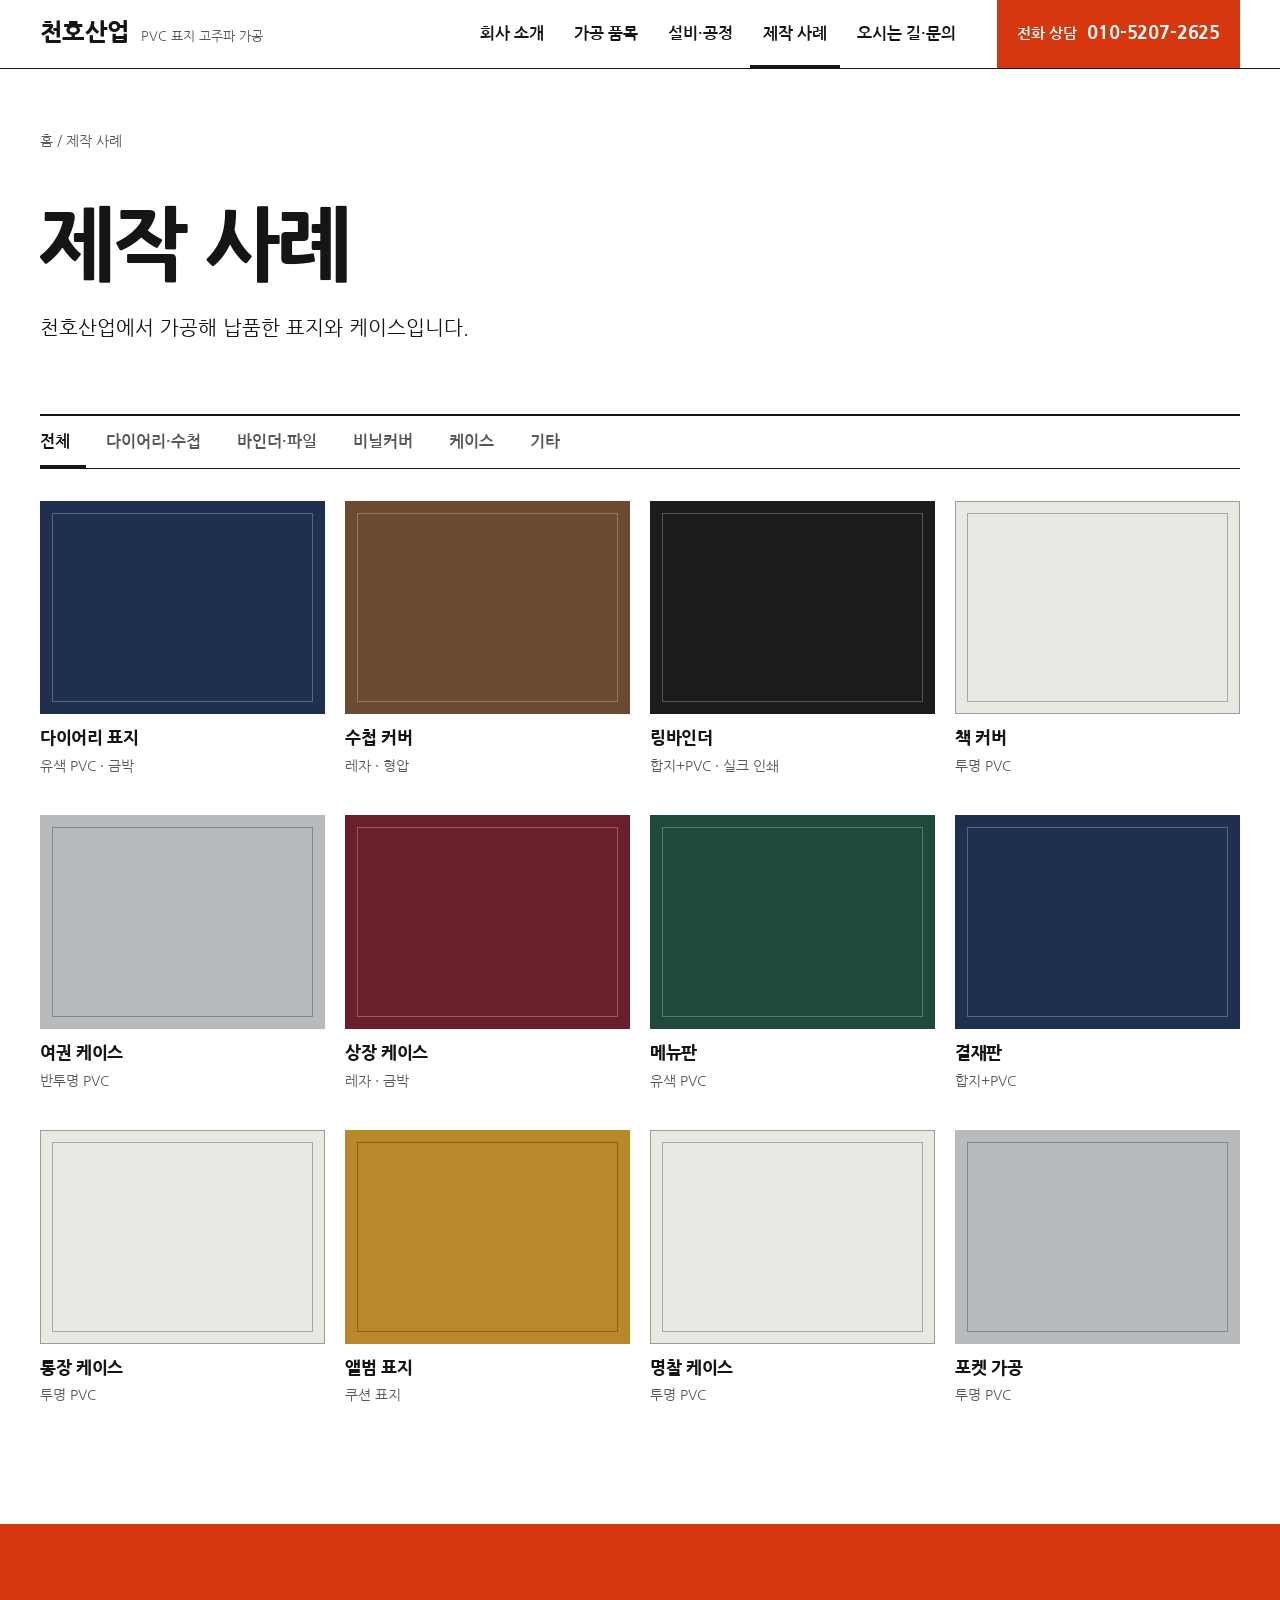
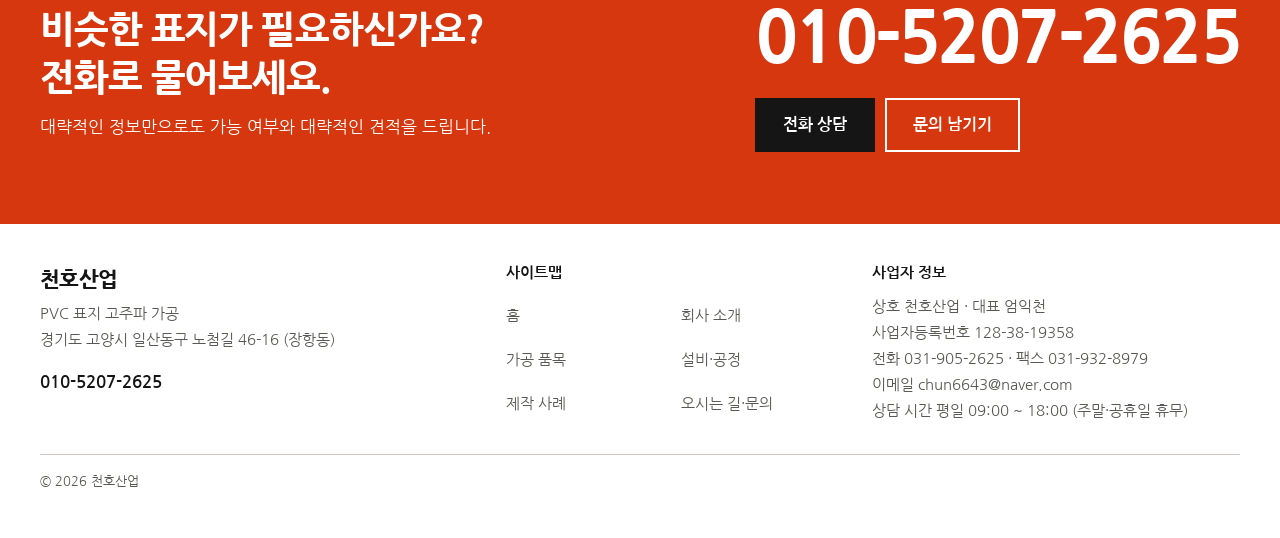
<file: works.html>
<!DOCTYPE html>

<html lang="ko">
<head>
<meta charset="utf-8"/>
<meta content="width=device-width, initial-scale=1" name="viewport"/>
<title>제작 사례 · 천호산업</title>
<meta content="천호산업에서 고주파로 가공해 납품한 다이어리 표지, 바인더, 비닐커버, 케이스 제작 사례." name="description"/>
<meta content="제작 사례 · 천호산업" property="og:title"/>
<meta content="천호산업에서 고주파로 가공해 납품한 다이어리 표지, 바인더, 비닐커버, 케이스 제작 사례." property="og:description"/>
<meta content="website" property="og:type"/>
<link href="data:image/svg+xml,%3Csvg%20xmlns%3D%22http%3A//www.w3.org/2000/svg%22%20viewBox%3D%220%200%2040%2040%22%3E%3Crect%20x%3D%225%22%20y%3D%222%22%20width%3D%2230%22%20height%3D%2236%22%20rx%3D%224%22%20fill%3D%22%231f2f4f%22/%3E%3Crect%20x%3D%229%22%20y%3D%226%22%20width%3D%2222%22%20height%3D%2228%22%20rx%3D%221.5%22%20fill%3D%22none%22%20stroke%3D%22%23ffffff%22%20stroke-opacity%3D%22.55%22%20stroke-width%3D%221.5%22/%3E%3C/svg%3E" rel="icon"/>
<link href="style.css?v=20261125a" rel="stylesheet"/>
<link href="https://www.cheonho-ind.kr/works.html" rel="canonical"/>
<meta content="index,follow,max-image-preview:large" name="robots"/>
<meta content="https://www.cheonho-ind.kr/works.html" property="og:url"/>
<meta content="천호산업" property="og:site_name"/>
<meta content="ko_KR" property="og:locale"/>
<meta content="https://www.cheonho-ind.kr/images/workshop.jpg" property="og:image"/>
<meta content="1456" property="og:image:width"/>
<meta content="819" property="og:image:height"/>
<meta content="summary_large_image" name="twitter:card"/>
<script type="application/ld+json">{"@context": "https://schema.org", "@graph": [{"@type": "BreadcrumbList", "itemListElement": [{"@type": "ListItem", "position": 1, "name": "홈", "item": "https://www.cheonho-ind.kr/"}, {"@type": "ListItem", "position": 2, "name": "제작 사례", "item": "https://www.cheonho-ind.kr/works.html"}]}]}</script>
<script data-cms="1">document.documentElement.classList.add('cwait')</script><script defer src="cms.js?v=20261123c"></script></head>
<body>
<header class="site-header">
<div class="wrap hd">
<a aria-label="천호산업 홈으로" class="brand" href="index.html"><span class="brand-name">천호산업</span><span class="brand-sub">PVC 표지 고주파 가공</span></a>
<nav aria-label="주 메뉴" class="gnb" id="gnb"><ul><li><a href="about.html">회사 소개</a></li><li><a href="products.html">가공 품목</a></li><li><a href="process.html">설비·공정</a></li><li><a aria-current="page" href="works.html">제작 사례</a></li><li><a href="contact.html">오시는 길·문의</a></li></ul></nav>
<a class="hd-call" href="tel:01052072625"><span>전화 상담</span><b>010-5207-2625</b></a>
<button aria-controls="gnb" aria-expanded="false" aria-label="메뉴 열기" class="nav-toggle" type="button"><span></span><span></span><span></span></button>
</div>
</header>
<main>
<section class="page-head">
<div class="wrap">
<p class="crumb"><a href="index.html">홈</a> / 제작 사례</p>
<h1 data-t="t78f42dc7" data-tg="페이지 첫머리" data-tl="큰 제목">제작 사례</h1>
<p class="lead" data-t="t36503c7f" data-tg="페이지 첫머리" data-tl="문장">천호산업에서 가공해 납품한 표지와 케이스입니다.</p>
</div>
</section>
<section aria-labelledby="h-gal" class="works">
<div class="wrap">
<h2 class="sr" data-t="t8e5ce53f" data-tg="품목별 제작 사례" data-tl="큰 제목" id="h-gal">품목별 제작 사례</h2>
<div aria-label="품목 분류" class="filters" role="group">
<button aria-pressed="true" data-cat="all" type="button">전체</button>
<button aria-pressed="false" data-cat="diary" type="button">다이어리·수첩</button>
<button aria-pressed="false" data-cat="binder" type="button">바인더·파일</button>
<button aria-pressed="false" data-cat="clear" type="button">비닐커버</button>
<button aria-pressed="false" data-cat="case" type="button">케이스</button>
<button aria-pressed="false" data-cat="etc" type="button">기타</button>
</div>
<!-- 교체: 아래 12칸은 예시입니다. 실제 납품 사진과 품목·소재·후가공으로 바꿉니다. 거래처 이름은 허락받은 경우에만 적습니다. -->
<div class="gallery" id="works-gallery">
<!-- 교체: 제작 사례 사진 01 — 다이어리 표지 (4:3, 가로 900px 이상) -->
<figure data-cat="diary">
<div aria-label="다이어리 표지" class="tile c-navy" role="img"></div>
<figcaption><b>다이어리 표지</b><span>유색 PVC · 금박</span></figcaption>
</figure>
<!-- 교체: 제작 사례 사진 02 — 수첩 커버 (4:3, 가로 900px 이상) -->
<figure data-cat="diary">
<div aria-label="수첩 커버" class="tile c-brown" role="img"></div>
<figcaption><b>수첩 커버</b><span>레자 · 형압</span></figcaption>
</figure>
<!-- 교체: 제작 사례 사진 03 — 링바인더 (4:3, 가로 900px 이상) -->
<figure data-cat="binder">
<div aria-label="링바인더" class="tile c-black" role="img"></div>
<figcaption><b>링바인더</b><span>합지+PVC · 실크 인쇄</span></figcaption>
</figure>
<!-- 교체: 제작 사례 사진 04 — 책 커버 (4:3, 가로 900px 이상) -->
<figure data-cat="clear">
<div aria-label="책 커버" class="tile c-clear" role="img"></div>
<figcaption><b>책 커버</b><span>투명 PVC</span></figcaption>
</figure>
<!-- 교체: 제작 사례 사진 05 — 여권 케이스 (4:3, 가로 900px 이상) -->
<figure data-cat="case">
<div aria-label="여권 케이스" class="tile c-grey" role="img"></div>
<figcaption><b>여권 케이스</b><span>반투명 PVC</span></figcaption>
</figure>
<!-- 교체: 제작 사례 사진 06 — 상장 케이스 (4:3, 가로 900px 이상) -->
<figure data-cat="etc">
<div aria-label="상장 케이스" class="tile c-wine" role="img"></div>
<figcaption><b>상장 케이스</b><span>레자 · 금박</span></figcaption>
</figure>
<!-- 교체: 제작 사례 사진 07 — 메뉴판 (4:3, 가로 900px 이상) -->
<figure data-cat="etc">
<div aria-label="메뉴판" class="tile c-green" role="img"></div>
<figcaption><b>메뉴판</b><span>유색 PVC</span></figcaption>
</figure>
<!-- 교체: 제작 사례 사진 08 — 결재판 (4:3, 가로 900px 이상) -->
<figure data-cat="binder">
<div aria-label="결재판" class="tile c-navy" role="img"></div>
<figcaption><b>결재판</b><span>합지+PVC</span></figcaption>
</figure>
<!-- 교체: 제작 사례 사진 09 — 통장 케이스 (4:3, 가로 900px 이상) -->
<figure data-cat="case">
<div aria-label="통장 케이스" class="tile c-clear" role="img"></div>
<figcaption><b>통장 케이스</b><span>투명 PVC</span></figcaption>
</figure>
<!-- 교체: 제작 사례 사진 10 — 앨범 표지 (4:3, 가로 900px 이상) -->
<figure data-cat="etc">
<div aria-label="앨범 표지" class="tile c-ochre" role="img"></div>
<figcaption><b>앨범 표지</b><span>쿠션 표지</span></figcaption>
</figure>
<!-- 교체: 제작 사례 사진 11 — 명찰 케이스 (4:3, 가로 900px 이상) -->
<figure data-cat="case">
<div aria-label="명찰 케이스" class="tile c-clear" role="img"></div>
<figcaption><b>명찰 케이스</b><span>투명 PVC</span></figcaption>
</figure>
<!-- 교체: 제작 사례 사진 12 — 포켓 가공 (4:3, 가로 900px 이상) -->
<figure data-cat="etc">
<div aria-label="포켓 가공" class="tile c-grey" role="img"></div>
<figcaption><b>포켓 가공</b><span>투명 PVC</span></figcaption>
</figure>
</div>
</div>
</section>
</main>
<section aria-labelledby="cta-h" class="cta">
<div class="wrap cta-in">
<div>
<h2 data-t="t4a6bb113" data-tg="전화 상담 띠" data-tl="큰 제목" id="cta-h">비슷한 표지가 필요하신가요?<br/>전화로 물어보세요.</h2>
<p data-t="tb9da2cf0" data-tg="전화 상담 띠" data-tl="문장">대략적인 정보만으로도 가능 여부와 대략적인 견적을 드립니다.</p>
</div>
<div>
<a class="cta-tel" href="tel:01052072625">010-5207-2625</a>
<div class="cta-sub">
<a class="btn btn-ink" href="tel:01052072625">전화 상담</a>
<a class="btn" href="contact.html#inquiry">문의 남기기</a>
</div>
</div>
</div>
</section>
<footer class="site-footer">
<div class="wrap">
<div class="ft">
<div>
<p class="ft-name" data-t="ta609d184" data-tg="맨 아래 정보" data-tl="문장">천호산업</p>
<p data-t="t3dc732fd" data-tg="맨 아래 정보" data-tl="문장">PVC 표지 고주파 가공<br/>경기도 고양시 일산동구 노첨길 46-16 (장항동)</p>
<p><a class="ft-tel" href="tel:01052072625">010-5207-2625</a></p>
</div>
<div>
<h2>사이트맵</h2>
<nav aria-label="사이트맵" class="ft-map"><a href="index.html">홈</a><a href="about.html">회사 소개</a><a href="products.html">가공 품목</a><a href="process.html">설비·공정</a><a href="works.html">제작 사례</a><a href="contact.html">오시는 길·문의</a></nav>
</div>
<div>
<h2>사업자 정보</h2>
<!-- 교체: 상담 시간 -->
<p data-t="t486defb9" data-tg="맨 아래 정보" data-tl="문장">상호 천호산업 · 대표 엄익천<br/>사업자등록번호 128-38-19358<br/>전화 031-905-2625 · 팩스 031-932-8979<br/>이메일 chun6643@naver.com<br/>상담 시간 평일 09:00 ~ 18:00 (주말·공휴일 휴무)</p>
</div>
</div>
<p class="ft-copy" data-t="ta046c71e" data-tg="맨 아래 정보" data-tl="문장">© 2026 천호산업</p>
</div>
</footer>
<a class="callbar" href="tel:01052072625">전화 상담 <b>010-5207-2625</b></a>
<script src="script.js?v=20261125a"></script>
</body>
</html>
</file>
<file: style.css>
/* 천호산업 — 공통 스타일 (2차 디자인)
   콘셉트: 표지 견본첩. 흰 바탕, 먹색 글자, 주홍색 한 가지, 가는 괘선.
   번짐·그림자·반투명 장식 없음. 글꼴은 fonts/ 폴더에 직접 들어 있습니다 (모두 SIL OFL). */

@font-face{font-family:"Nanum Gothic";src:url("fonts/NanumGothic-Regular.woff2") format("woff2");font-weight:400;font-style:normal;font-display:swap}
@font-face{font-family:"Nanum Gothic";src:url("fonts/NanumGothic-Bold.woff2") format("woff2");font-weight:700;font-style:normal;font-display:swap}
@font-face{font-family:"Nanum Gothic";src:url("fonts/NanumGothic-ExtraBold.woff2") format("woff2");font-weight:800;font-style:normal;font-display:swap}

:root{
  --paper:#ffffff;       /* 바탕: 흰색 */
  --ink:#151515;         /* 글자·괘선: 먹색 */
  --mute:#5a5853;        /* 보조 글자 */
  --hair:#cdc9c0;        /* 가는 구분선 */
  --accent:#d6370f;      /* 포인트: 주홍 (전화·버튼에만) */
  --accent-dark:#b32c0a; /* 작은 글자용 주홍 */
  --fpo:#e2e0d9;         /* 사진 자리 */
  --head:"Nanum Gothic","Apple SD Gothic Neo","Malgun Gothic",sans-serif;
  --body:"Nanum Gothic","Apple SD Gothic Neo","Malgun Gothic",sans-serif;
  --serif:"Nanum Gothic","Apple SD Gothic Neo","Malgun Gothic",sans-serif;
  --wrap:1200px;
}

*,*::before,*::after{box-sizing:border-box}
html{-webkit-text-size-adjust:100%}
body{margin:0;background:var(--paper);color:var(--ink);font:400 1.0625rem/1.75 var(--body);word-break:keep-all;overflow-wrap:break-word;-webkit-font-smoothing:antialiased;font-variant-numeric:tabular-nums}
h1,h2,h3,h4,p,ul,ol,dl,dd,figure{margin:0}
ul,ol{padding:0;list-style:none}
svg{display:block;max-width:100%}
a{color:inherit}
button,input,select,textarea{font:inherit;color:inherit}
:focus-visible{outline:3px solid var(--accent);outline-offset:3px}
.wrap{width:min(100% - 48px,var(--wrap));margin-inline:auto}
.tbd{border-bottom:2px dotted var(--accent)}
.sr{position:absolute;width:1px;height:1px;overflow:hidden;clip:rect(0 0 0 0);white-space:nowrap}
.small{font-size:.92rem;color:var(--mute)}

/* 시안 안내 띠 (납품 전 삭제) */
.draft-strip{background:var(--ink);color:#fff;font-size:.8rem;line-height:1.5;text-align:center;padding:6px 14px}

/* ── 헤더 ── */
.site-header{position:sticky;top:0;z-index:50;background:var(--paper);border-bottom:1px solid var(--ink)}
.hd{display:flex;align-items:stretch;gap:28px;min-height:68px;position:relative}
.brand{display:flex;align-items:baseline;gap:12px;align-self:center;text-decoration:none;margin-right:auto;padding:10px 0}
.brand-name{font:800 1.5rem/1 var(--head);letter-spacing:-.03em}
.brand-sub{font-size:.82rem;color:var(--mute)}
.gnb{display:flex}
.gnb ul{display:flex;gap:4px}
.gnb a{display:flex;align-items:center;height:100%;min-height:46px;padding:0 13px;text-decoration:none;font-weight:700;font-size:.98rem;border-bottom:3px solid transparent;border-top:3px solid transparent}
.gnb a:hover{border-bottom-color:var(--hair)}
.gnb a[aria-current="page"]{border-bottom-color:var(--ink)}
.hd-call{display:flex;align-items:center;gap:10px;padding:0 20px;background:var(--accent);color:#fff;text-decoration:none;font-weight:700;font-size:.95rem}
.hd-call b{font:800 1.12rem/1 var(--head);letter-spacing:-.01em}
.hd-call:hover{background:var(--accent-dark)}
.nav-toggle{display:none;align-self:center;width:48px;height:48px;border:1px solid var(--ink);background:transparent;cursor:pointer;padding:0;align-items:center;justify-content:center;flex-direction:column;gap:5px}
.nav-toggle span{display:block;width:20px;height:2px;background:var(--ink)}

/* ── 버튼: 네모, 단색 ── */
.btn{display:inline-flex;align-items:center;justify-content:center;gap:10px;min-height:54px;padding:0 26px;border:2px solid var(--ink);background:transparent;color:var(--ink);font-weight:700;font-size:1.02rem;line-height:1.2;text-decoration:none;cursor:pointer}
.btn:hover{background:var(--ink);color:#fff}
.btn-accent{background:var(--accent);border-color:var(--accent);color:#fff}
.btn-accent:hover{background:var(--accent-dark);border-color:var(--accent-dark)}
.btn-ink{background:var(--ink);color:#fff}
.btn-ink:hover{background:#000}

/* ── 홈 첫 화면: 큰 글자 + 표지 견본 여섯 장 ── */
/* 메인 배너: 건물 사진 위에 글 */
.banner{position:relative;isolation:isolate;display:flex;align-items:center;min-height:clamp(560px,82vh,780px);overflow:hidden;color:#fff;background:#25323b}
.banner-img{position:absolute;inset:0;z-index:-2;width:100%;height:100%;object-fit:cover;object-position:50% 55%;transform:scale(1.25);transform-origin:0 58%}
.banner-shade{position:absolute;inset:0;z-index:-1;background:linear-gradient(90deg,rgba(12,16,20,.78) 0%,rgba(12,16,20,.6) 38%,rgba(12,16,20,.15) 70%,rgba(12,16,20,0) 100%),linear-gradient(0deg,rgba(12,16,20,.35),rgba(12,16,20,0) 40%)}
.banner-in{padding:clamp(56px,8vw,96px) 0}
.banner-kicker{font-size:.95rem;font-weight:700;letter-spacing:.01em;opacity:.92}
.banner h1{font:800 clamp(2.3rem,5.4vw,4.3rem)/1.18 var(--head);letter-spacing:-.03em;margin:18px 0 22px;text-shadow:0 2px 18px rgba(0,0,0,.25)}
.banner .lead{font-size:clamp(1.05rem,1.5vw,1.25rem);line-height:1.7;max-width:30em;opacity:.95}
.banner .hero-actions{margin-top:30px}
.banner .hero-note{color:rgba(255,255,255,.82)}
.btn-light{border-color:#fff;color:#fff}
.btn-light:hover{background:#fff;color:var(--ink)}
.hero{padding:clamp(28px,4vw,48px) 0 0}
.hero-actions{display:flex;flex-wrap:wrap;gap:10px}
.hero-note{margin-top:12px;font-size:.92rem;color:var(--mute)}
.covers{display:grid;grid-template-columns:repeat(6,minmax(0,1fr));gap:clamp(10px,1.6vw,22px);padding-bottom:22px}
.covers a{display:block;text-decoration:none}
.cv{display:block;position:relative;aspect-ratio:3/4;border-radius:8px;background:var(--c)}
.cv::before{content:"";position:absolute;inset:10px;border:1px solid var(--seam,rgba(255,255,255,.26));border-radius:3px}
.cv.spine::after{content:"";position:absolute;left:17%;top:0;bottom:0;border-left:1px solid var(--seam,rgba(255,255,255,.26))}
.covers a:hover .cv{outline:2px solid var(--ink);outline-offset:4px}
.cv-name{display:block;margin-top:12px;font-weight:700;font-size:.95rem;line-height:1.4}
.c-navy{--c:#1f2f4f}.c-wine{--c:#6a1f2b}.c-green{--c:#1f4a3a}.c-black{--c:#1c1c1c}.c-brown{--c:#6b4a2f}
.c-grey{--c:#b7bbbd;--seam:rgba(0,0,0,.28)}
.c-clear{--c:#e9e8e2;--seam:rgba(0,0,0,.28);box-shadow:inset 0 0 0 1px #9f9c94}
.c-ochre{--c:#b8892b;--seam:rgba(0,0,0,.28)}

/* 숫자 네 칸 */
.facts{display:grid;grid-template-columns:repeat(4,1fr);border-top:2px solid var(--ink);border-bottom:1px solid var(--ink)}
.facts div{padding:22px 24px 24px 0}
.facts div + div{padding-left:24px;border-left:1px solid var(--hair)}
.facts dt{font-size:.92rem;color:var(--mute)}
.facts dd{font:800 clamp(1.7rem,3vw,2.5rem)/1.2 var(--head);letter-spacing:-.03em;margin-top:6px}

/* ── 구역: 왼쪽에 제목, 오른쪽에 내용 ── */
.sec{padding:clamp(56px,8vw,104px) 0 0}
.sec:last-of-type{padding-bottom:clamp(64px,9vw,120px)}
.sec-grid{display:grid;grid-template-columns:3fr 9fr;gap:24px 40px;border-top:2px solid var(--ink);padding-top:22px}
.sec-side h2{font:800 clamp(1.45rem,2.3vw,1.9rem)/1.3 var(--head);letter-spacing:-.03em}
.sec-side p{margin-top:10px;color:var(--mute);font-size:.96rem;max-width:18em}
.sec-main{min-width:0}

/* 목차처럼 생긴 링크 목록 */
.index li{border-bottom:1px solid var(--hair)}
.index a{display:grid;grid-template-columns:3.2rem minmax(0,1fr) minmax(0,1.6fr) 2rem;gap:8px 20px;align-items:baseline;padding:22px 0;text-decoration:none}
.index li:first-child a{padding-top:0}
.index .no{color:var(--mute);font-size:.95rem}
.index .t{font:800 clamp(1.35rem,2.4vw,1.9rem)/1.25 var(--head);letter-spacing:-.03em}
.index .d{color:var(--mute);font-size:.98rem}
.index .go{text-align:right;font-size:1.2rem}
.index a:hover .t{color:var(--accent-dark)}
.index a:hover .go{color:var(--accent-dark)}

/* 두 칸짜리 줄 목록 (이름 | 설명) */
.pairs li{display:grid;grid-template-columns:minmax(0,1fr) minmax(0,1.6fr);gap:6px 20px;padding:18px 0;border-bottom:1px solid var(--hair)}
.pairs li:first-child{padding-top:0}
.pairs b{font:800 1.18rem/1.4 var(--head);letter-spacing:-.02em}
.pairs span{color:var(--mute)}

/* 번호 붙은 칸 (진행 순서 등) */
.cols{display:grid;grid-template-columns:repeat(4,minmax(0,1fr));gap:0}
.cols.three{grid-template-columns:repeat(3,minmax(0,1fr))}
.cols li{padding:0 22px 4px 0}
.cols li + li{padding-left:22px;border-left:1px solid var(--hair)}
.cols .no{display:block;font:800 2.4rem/1 var(--head);letter-spacing:-.04em}
.cols h3{font:800 1.15rem/1.35 var(--head);letter-spacing:-.02em;margin:18px 0 6px}
.cols p{color:var(--mute);font-size:.97rem;line-height:1.65}

/* 번호 붙은 줄 (작업 순서) */
.rows li{display:grid;grid-template-columns:3.6rem minmax(0,1fr) minmax(0,1.6fr);gap:6px 20px;align-items:baseline;padding:18px 0;border-bottom:1px solid var(--hair)}
.rows li:first-child{padding-top:0}
.rows .no{font:800 1.5rem/1 var(--head);letter-spacing:-.03em}
.rows h3{font:800 1.18rem/1.4 var(--head);letter-spacing:-.02em}
.rows p{color:var(--mute)}

/* ── 전화 상담 띠 ── */
.cta{background:var(--accent);color:#fff}
.cta-in{display:grid;grid-template-columns:minmax(0,1fr) auto;gap:24px 56px;align-items:center;padding:clamp(44px,6vw,72px) 0}
.cta h2{font:800 clamp(1.5rem,3vw,2.3rem)/1.3 var(--head);letter-spacing:-.03em}
.cta p{margin-top:10px;max-width:30em}
.cta-tel{display:block;font:800 clamp(2.3rem,6vw,4.4rem)/1.1 var(--head);letter-spacing:-.03em;color:#fff;text-decoration:none;white-space:nowrap;padding:4px 0}
.cta-tel:hover{text-decoration:underline;text-underline-offset:8px;text-decoration-thickness:3px}
.cta-sub{display:flex;flex-wrap:wrap;gap:10px;margin-top:16px}
.cta .btn{border-color:#fff;color:#fff}
.cta .btn:hover{background:#fff;color:var(--accent-dark)}
.cta .btn-ink{background:var(--ink);border-color:var(--ink);color:#fff}
.cta .btn-ink:hover{background:#000;border-color:#000;color:#fff}

/* ── 푸터 ── */
.site-footer{padding:36px 0 44px;font-size:.93rem;color:var(--mute)}
.ft{display:grid;grid-template-columns:1.3fr 1fr 1.1fr;gap:32px}
.ft-name{font:800 1.3rem/1.2 var(--head);letter-spacing:-.03em;color:var(--ink)}
.ft h2{font-size:.93rem;font-weight:700;color:var(--ink);margin-bottom:8px}
.ft p{margin-top:8px}
.ft a{text-decoration:none}
.ft a:hover{color:var(--ink);text-decoration:underline;text-underline-offset:4px}
.ft-map{display:grid;grid-template-columns:1fr 1fr;gap:0 16px}
.ft-map a{display:flex;align-items:center;min-height:44px}
.ft-tel{display:inline-flex;align-items:center;min-height:44px;font-weight:700;font-size:1.05rem;color:var(--ink)}
.ft-copy{margin-top:28px;padding-top:16px;border-top:1px solid var(--hair);font-size:.82rem}
.callbar{display:none}

/* ── 하위 페이지 머리 ── */
.page-head{padding:clamp(28px,4vw,48px) 0 clamp(8px,2vw,20px)}
.crumb{font-size:.9rem;color:var(--mute)}
.crumb a{text-decoration:none;display:inline-block;padding:12px 0}
.crumb a:hover{text-decoration:underline}
.page-head h1{font:800 clamp(2.4rem,6.6vw,5rem)/1.12 var(--head);letter-spacing:-.03em;margin:clamp(12px,3vw,36px) 0 18px}
.page-head .lead{font-size:clamp(1.08rem,1.6vw,1.3rem);max-width:30em}

/* ── 사진 자리 (실제 사진으로 교체) ── */
.fpo{position:relative;display:grid;place-items:center;aspect-ratio:4/3;background-color:var(--fpo);color:var(--mute);font-size:.9rem;text-align:center;
  background-image:
    linear-gradient(to top right,transparent calc(50% - .5px),#c6c3ba calc(50% - .5px),#c6c3ba calc(50% + .5px),transparent calc(50% + .5px)),
    linear-gradient(to bottom right,transparent calc(50% - .5px),#c6c3ba calc(50% - .5px),#c6c3ba calc(50% + .5px),transparent calc(50% + .5px))}
.fpo span{background:var(--fpo);padding:4px 12px;line-height:1.5}
.fpo.tall{aspect-ratio:4/5}

.split{display:grid;grid-template-columns:5fr 7fr;gap:clamp(24px,4vw,56px);align-items:start}
.split.even{grid-template-columns:1fr 1fr}

/* 회사 소개 */
.greet h3{font:800 clamp(1.6rem,3vw,2.3rem)/1.3 var(--head);letter-spacing:-.035em;margin-bottom:22px}
.greet .body{font-size:1.1rem;line-height:1.9}
.greet .body p + p{margin-top:16px}
.sign{margin-top:28px;font-weight:700}
.spec{display:grid;grid-template-columns:max-content 1fr}
.spec dt,.spec dd{padding:14px 0;border-bottom:1px solid var(--hair)}
.spec dt:first-of-type,.spec dt:first-of-type + dd{padding-top:0}
.spec dt{font-weight:700;padding-right:clamp(24px,5vw,72px)}
.spec dd a{text-underline-offset:4px}

/* 가공 품목 */
.items{display:grid;grid-template-columns:1fr 1fr;gap:0 48px}
.item{display:grid;grid-template-columns:104px minmax(0,1fr);gap:24px;padding:26px 0;border-bottom:1px solid var(--hair)}
.item:nth-child(-n+2){padding-top:0}
.item .cv{border-radius:6px}
.item .cv::before{inset:7px}
.item h3{font:800 1.28rem/1.35 var(--head);letter-spacing:-.025em}
.item p{color:var(--mute);margin-top:6px;font-size:.98rem}
.item .kw{margin-top:10px;font-size:.9rem;color:var(--ink)}
.chips{display:grid;grid-template-columns:repeat(5,minmax(0,1fr));gap:14px}
.chips li{font-weight:700;font-size:.95rem}
.chips i{display:block;aspect-ratio:1;background:var(--c);margin-bottom:10px}
.chips .c-clear i{box-shadow:inset 0 0 0 1px #9f9c94}
.chips .c-clear{box-shadow:none}
.after-note{margin-top:22px;color:var(--mute)}
.faq details{border-bottom:1px solid var(--hair)}
.faq summary{display:flex;align-items:center;gap:16px;min-height:64px;padding:8px 0;font-weight:700;font-size:1.08rem;cursor:pointer;list-style:none}
.faq details:first-child summary{padding-top:0;min-height:56px}
.faq summary::-webkit-details-marker{display:none}
.faq summary::after{content:"+";margin-left:auto;font-size:1.5rem;font-weight:400;line-height:1}
.faq details[open] summary::after{content:"\2013"}
.faq .a{padding:0 40px 22px 0;color:var(--mute);max-width:44em}

/* 설비·공정 */
.explain p{font-size:1.08rem}
.checks{margin-top:18px}
.checks li{position:relative;padding:8px 0 8px 22px;border-top:1px solid var(--hair)}
.checks li::before{content:"";position:absolute;left:2px;top:21px;width:8px;height:2px;background:var(--ink)}
.diagram{border:1px solid var(--ink);background:#fff;padding:16px}
.diagram svg{width:100%;height:auto}
.dg-t{font:700 14px var(--body);fill:var(--ink)}
.dg-s{font:400 12.5px var(--body);fill:var(--mute)}
.photo-pair{display:grid;grid-template-columns:1fr 1fr;gap:14px}

/* 제작 사례 */
.works{padding:clamp(28px,4vw,48px) 0 clamp(64px,9vw,120px)}
.filters{display:flex;flex-wrap:wrap;gap:0 4px;border-top:2px solid var(--ink);border-bottom:1px solid var(--ink);margin-bottom:32px}
.filters button{min-height:52px;padding:0 16px;border:0;border-bottom:3px solid transparent;border-top:3px solid transparent;background:transparent;font-weight:700;font-size:.98rem;cursor:pointer;color:var(--mute)}
.filters button:first-child{padding-left:0}
.filters button:hover{color:var(--ink)}
.filters button[aria-pressed="true"]{color:var(--ink);border-bottom-color:var(--ink)}
.gallery{display:grid;grid-template-columns:repeat(4,minmax(0,1fr));gap:36px 20px}
.gallery figure[hidden]{display:none}
.tile{position:relative;aspect-ratio:4/3;background:var(--c)}
.tile::before{content:"";position:absolute;inset:12px;border:1px solid var(--seam,rgba(255,255,255,.26))}
.tile span{position:absolute;left:22px;bottom:20px;font-size:.78rem;color:var(--lab,rgba(255,255,255,.82))}
.tile.c-grey,.tile.c-clear,.tile.c-ochre{--lab:rgba(0,0,0,.66)}
.gallery figcaption{padding-top:12px}
.gallery figcaption b{display:block;font:800 1.08rem/1.35 var(--head);letter-spacing:-.02em}
.gallery figcaption span{font-size:.9rem;color:var(--mute)}

/* 오시는 길·문의 */
.duo{display:grid;grid-template-columns:1fr 1fr;border-top:2px solid var(--ink)}
.duo > div{padding:22px 40px 0 0}
.duo > div + div{padding-left:40px;padding-right:0;border-left:1px solid var(--hair)}
.duo h2{font:800 clamp(1.45rem,2.3vw,1.9rem)/1.3 var(--head);letter-spacing:-.03em}
.tel-big{display:inline-block;font:800 clamp(2.4rem,5.6vw,4rem)/1.1 var(--head);letter-spacing:-.03em;color:var(--accent-dark);text-decoration:none;margin:14px 0 20px;padding:4px 0;white-space:nowrap}
.tel-big:hover{text-decoration:underline;text-underline-offset:8px;text-decoration-thickness:3px}
.addr{font-size:1.2rem;font-weight:700;margin:20px 0 22px;line-height:1.6}
.info{margin-top:24px;color:var(--mute);font-size:.97rem}
.info li{padding:10px 0;border-top:1px solid var(--hair)}
.map-btns{display:flex;flex-wrap:wrap;gap:10px}
.form{display:grid;grid-template-columns:repeat(2,minmax(0,1fr));gap:18px 20px}
.form .full{grid-column:1/-1}
.form label{display:block;font-weight:700;font-size:.95rem;margin-bottom:6px}
.form label i{font-style:normal;color:var(--accent-dark);font-size:.82rem;margin-left:6px}
.form input,.form select,.form textarea{width:100%;min-height:54px;padding:12px 14px;border:1px solid var(--ink);border-radius:0;background:#fff}
.form textarea{min-height:150px;resize:vertical;line-height:1.6}
.form input:focus,.form select:focus,.form textarea:focus{outline:3px solid var(--accent);outline-offset:0}
.form [aria-invalid="true"]{border-color:var(--accent);border-width:2px}
.form-msg{grid-column:1/-1;display:none;padding:14px 16px;border:1px solid var(--ink);background:#fff;font-size:.97rem}
.form-msg.show{display:block}
.form-msg.err{border-color:var(--accent);border-width:2px}
.form-msg a{font-weight:700}

@media (prefers-reduced-motion:reduce){*,*::before,*::after{transition:none!important}}

/* ── 반응형 ── */
@media (max-width:1140px){
  .brand-sub{display:none}
  .gnb a{padding:0 10px;font-size:.95rem}
}
@media (max-width:980px){
  .nav-toggle{display:flex}
  .gnb{display:none;position:absolute;top:100%;left:-24px;right:-24px;background:var(--paper);border-bottom:1px solid var(--ink);padding:0 24px 8px}
  .gnb.open{display:block}
  .gnb ul{flex-direction:column;gap:0}
  .gnb a{height:auto;min-height:56px;padding:0;font-size:1.08rem;border-top:0;border-bottom:1px solid var(--hair)}
  .gnb a[aria-current="page"]{border-bottom-color:var(--ink)}
  .hd{gap:14px}
  .sec-grid{grid-template-columns:1fr}
  .sec-side p{max-width:none}
  .sec-main{padding-top:8px}
  .split,.split.even{grid-template-columns:1fr}
  .fpo.tall{aspect-ratio:4/3}
  .gallery{grid-template-columns:repeat(3,minmax(0,1fr))}
  .cta-in{grid-template-columns:1fr}
  .items{grid-template-columns:1fr}
  .item:nth-child(2){padding-top:26px}
}
@media (max-width:760px){
  body{font-size:1rem}
  .wrap{width:min(100% - 36px,var(--wrap))}
  .gnb{left:-18px;right:-18px;padding:0 18px 8px}
  .hd{min-height:60px}
  .hd-call{display:none}
  .callbar{display:flex;position:fixed;left:0;right:0;bottom:0;z-index:60;min-height:58px;align-items:center;justify-content:center;gap:10px;background:var(--accent);color:#fff;font-weight:700;text-decoration:none}
  .callbar b{font:800 1.15rem/1 var(--head)}
  .site-footer{padding-bottom:100px}
  .hero-actions .btn{width:100%}
  .banner{min-height:0;align-items:flex-end;background:#161c21}
  .banner-img{height:340px;object-position:49% 50%;transform:none}
  .banner-shade{background:linear-gradient(180deg,rgba(22,28,33,0) 0px,rgba(22,28,33,.1) 200px,rgba(22,28,33,.85) 320px,#161c21 340px)}
  .banner-in{padding:290px 0 36px}
  .covers{grid-template-columns:repeat(3,minmax(0,1fr));gap:18px 12px}
  .cv::before{inset:7px}
  .cv-name{font-size:.86rem;margin-top:8px}
  .facts{grid-template-columns:1fr 1fr}
  .facts div{padding:18px 16px 18px 0}
  .facts div + div{padding-left:16px}
  .facts div:nth-child(3){padding-left:0;border-left:0}
  .facts div:nth-child(n+3){border-top:1px solid var(--hair)}
  .index a{grid-template-columns:2.4rem minmax(0,1fr) 1.6rem;padding:18px 0}
  .index .d{grid-column:2/3;grid-row:2}
  .index .go{grid-column:3;grid-row:1}
  .pairs li{grid-template-columns:1fr}
  .cols,.cols.three{grid-template-columns:1fr}
  .cols li{display:grid;grid-template-columns:3rem minmax(0,1fr);gap:0 14px;padding:16px 0;border-bottom:1px solid var(--hair)}
  .cols li:first-child{padding-top:0}
  .cols li + li{padding-left:0;border-left:0}
  .cols .no{grid-row:span 2;font-size:1.9rem}
  .cols h3{margin:2px 0 4px}
  .rows li{grid-template-columns:2.6rem minmax(0,1fr)}
  .rows p{grid-column:2}
  .chips{grid-template-columns:repeat(3,minmax(0,1fr))}
  .gallery{grid-template-columns:repeat(2,minmax(0,1fr));gap:26px 14px}
  .duo{grid-template-columns:1fr}
  .duo > div{padding:22px 0 32px}
  .duo > div + div{padding-left:0;border-left:0;border-top:2px solid var(--ink)}
  .form{grid-template-columns:1fr}
  .ft{grid-template-columns:1fr;gap:24px}
  .item{grid-template-columns:76px minmax(0,1fr);gap:18px}
  .spec{grid-template-columns:1fr}
  .spec dt{padding:14px 0 0;border-bottom:0}
  .spec dt:first-of-type{padding-top:0}
  .spec dd,.spec dt:first-of-type + dd{padding:2px 0 14px}
  .photo-pair{grid-template-columns:1fr}
  .cta-sub .btn,.map-btns .btn{width:100%}
}

/* ── 관리자 페이지 연결 ── */
/* 최신 내용을 받기 전에는 고칠 수 있는 곳을 잠깐 숨김 (예전 문구가 깜빡이지 않게) */
html.cwait [data-t], html.cwait [data-img], html.cwait #works-gallery{visibility:hidden}
/* 관리자에서 올린 사진 */
.ph-img{position:absolute;inset:0;width:100%;height:100%;object-fit:cover;border-radius:inherit;display:block}
.has-img{background:#e2e0d9!important;box-shadow:none!important}
.has-img::before,.has-img::after{display:none!important}
.has-img > span{display:none}
.tile{overflow:hidden}
/* 실제 운영용: 사진이 없는 설비 사진 칸은 숨기고 표만 보여줌 */
.tbd{border-bottom:0}
.about-photo{display:block;width:100%;aspect-ratio:4/5;object-fit:cover;object-position:47% 50%;background:var(--fpo)}
.photo-pair:not(:has(.has-img)){display:none}
.split.even:has(> .photo-pair:not(:has(.has-img))){grid-template-columns:1fr;max-width:760px}
@media (max-width:760px){.about-photo{aspect-ratio:4/3}}
</file>
